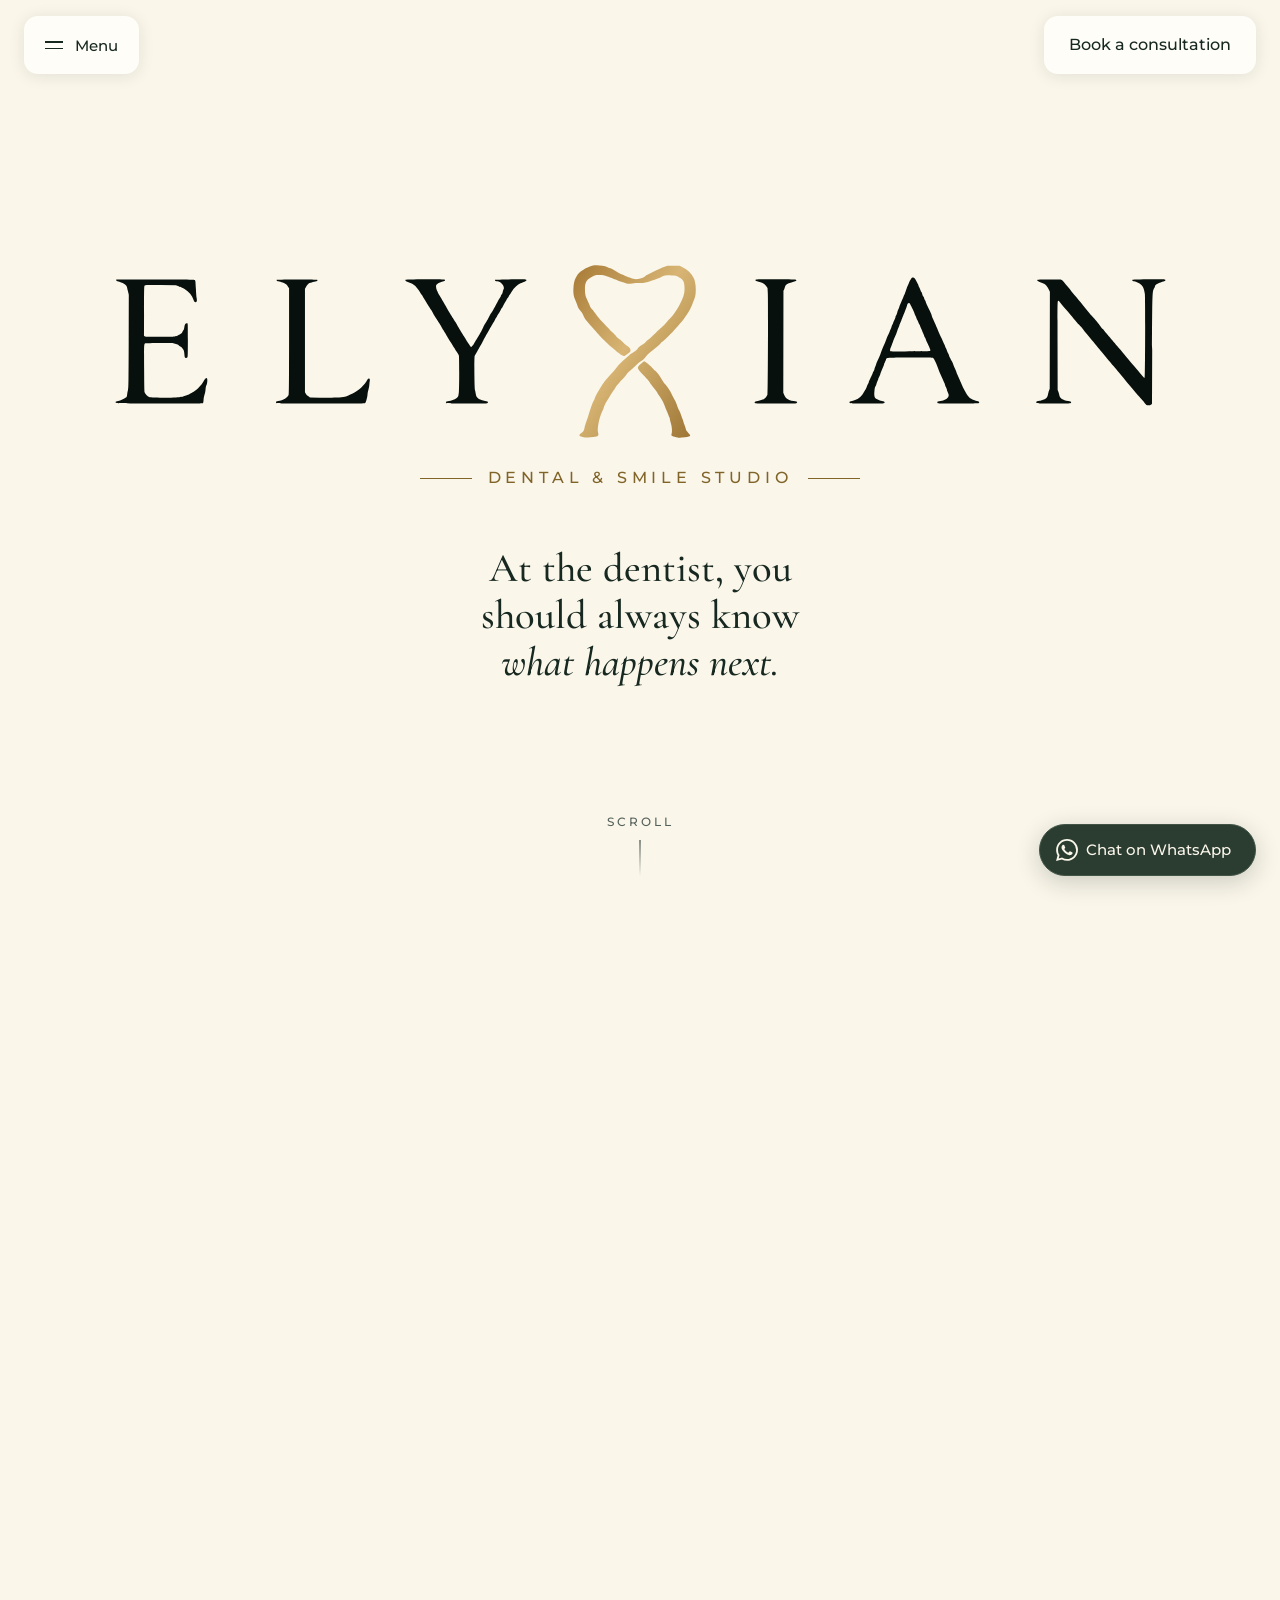
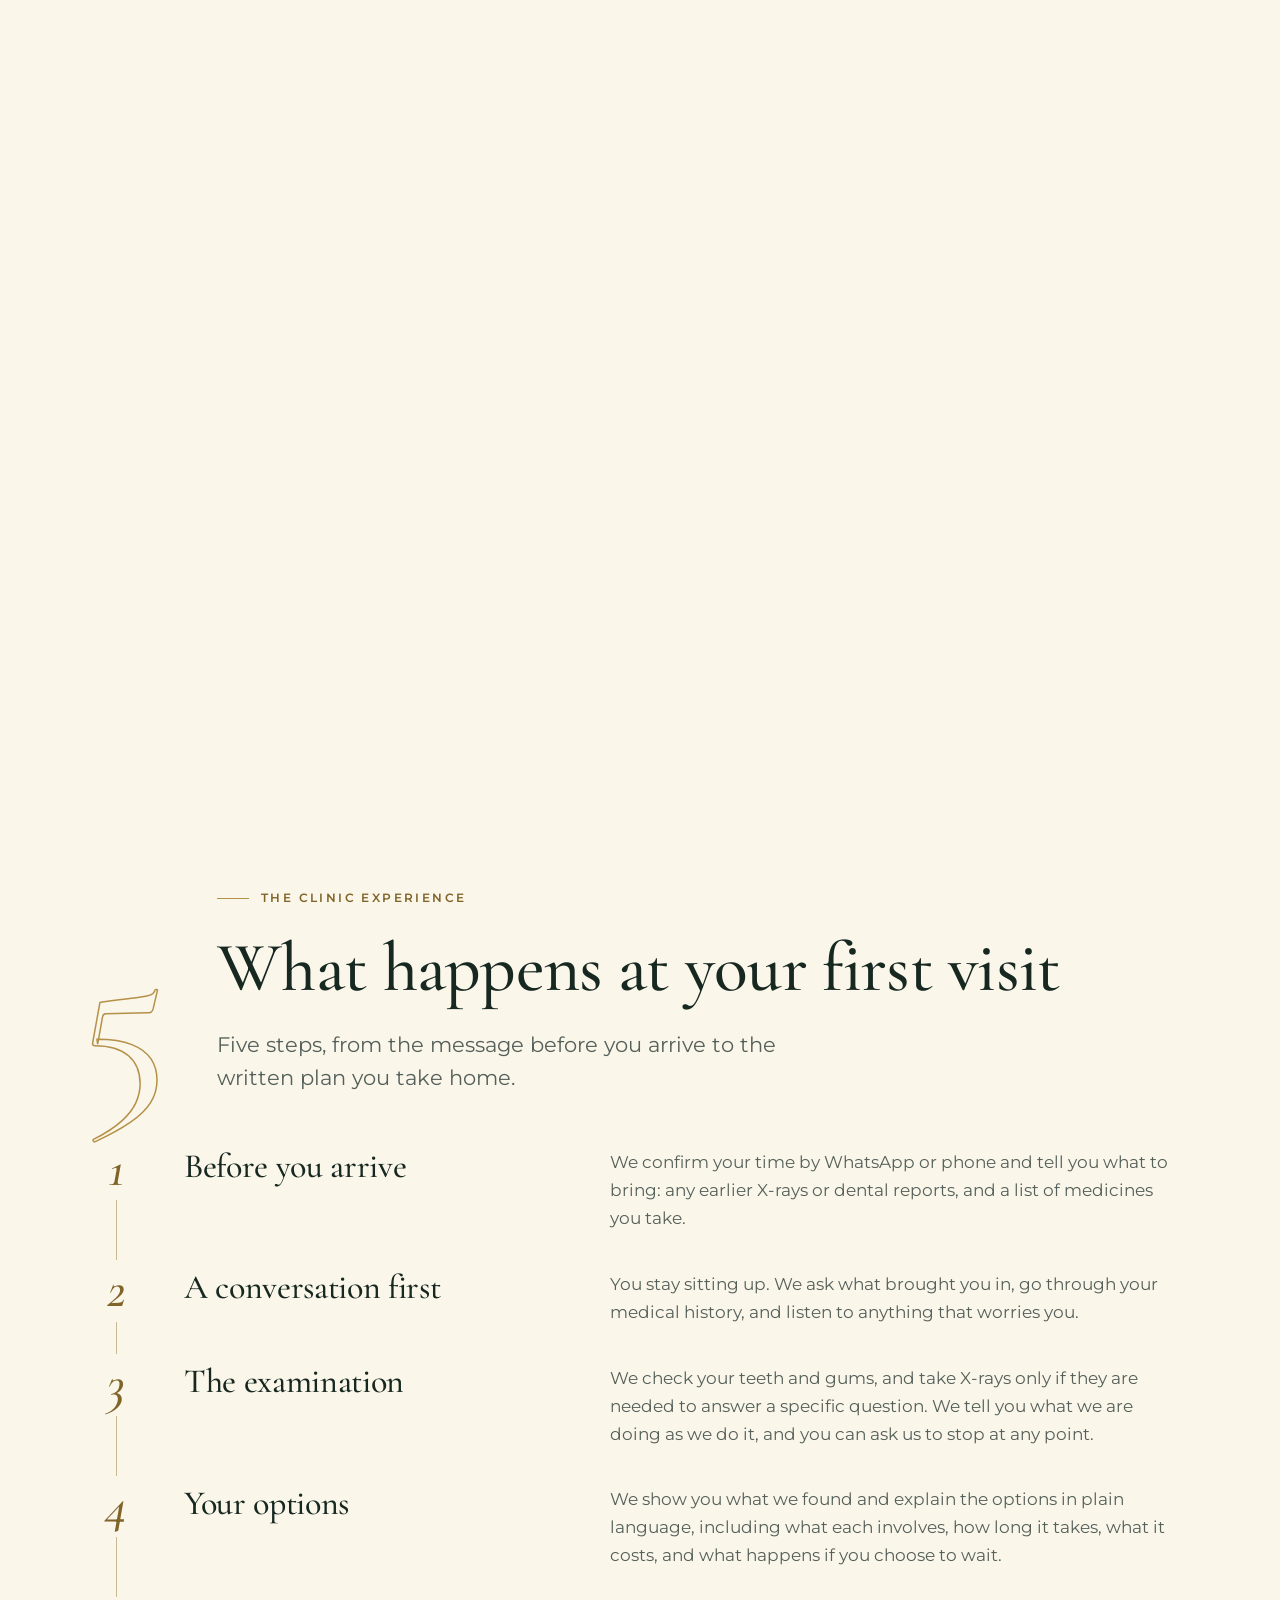
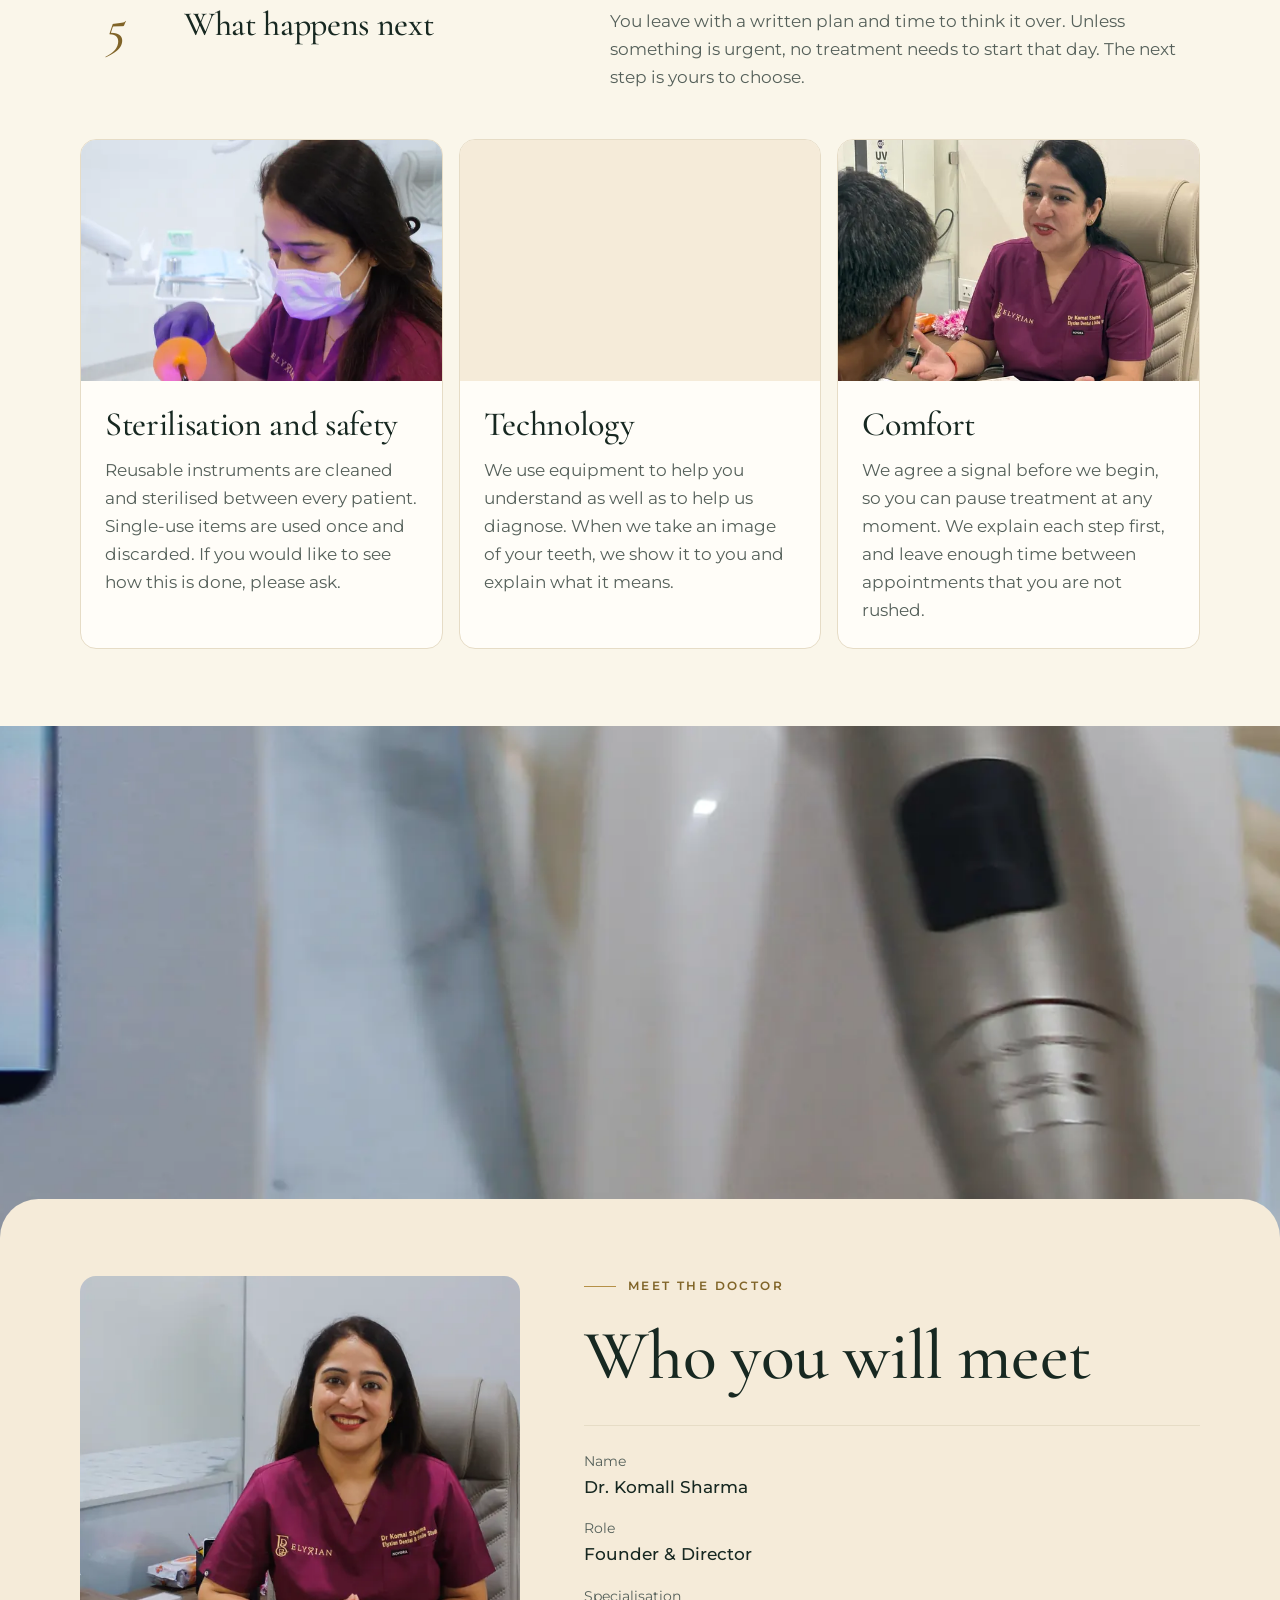
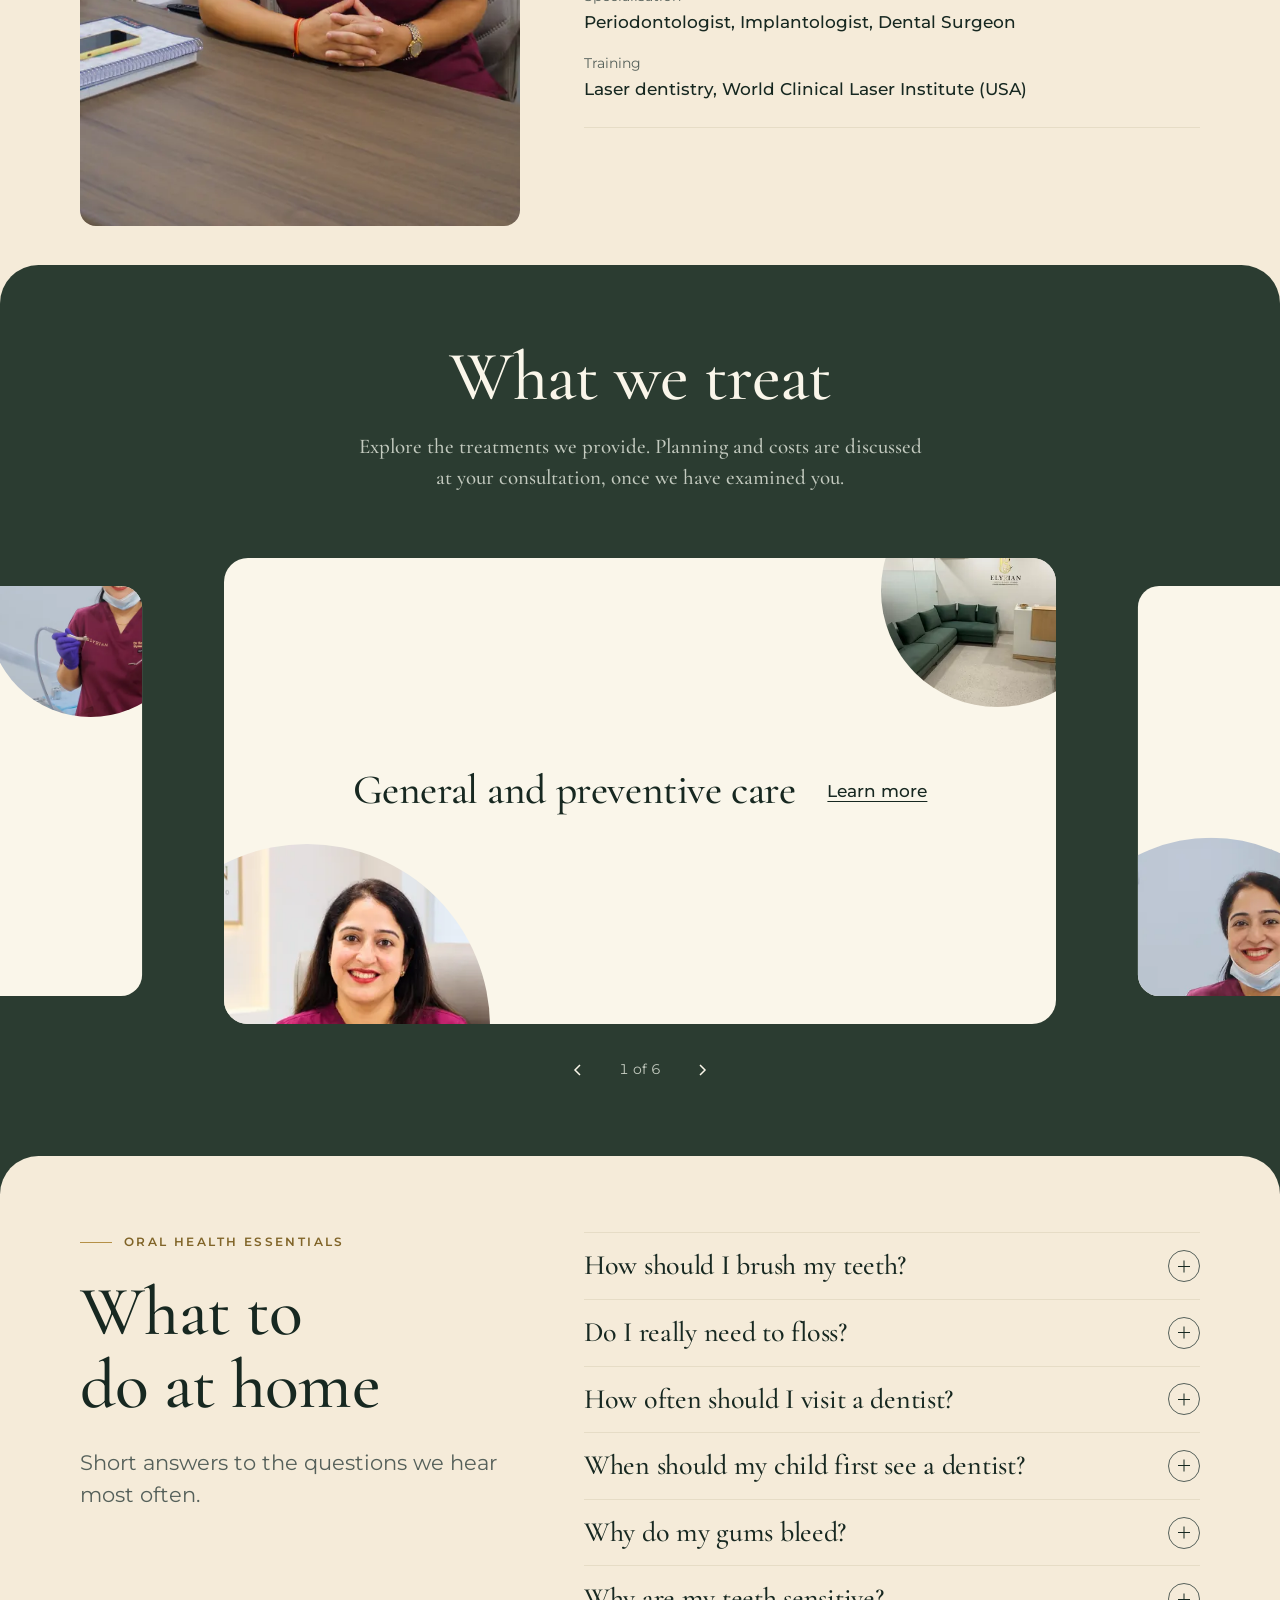
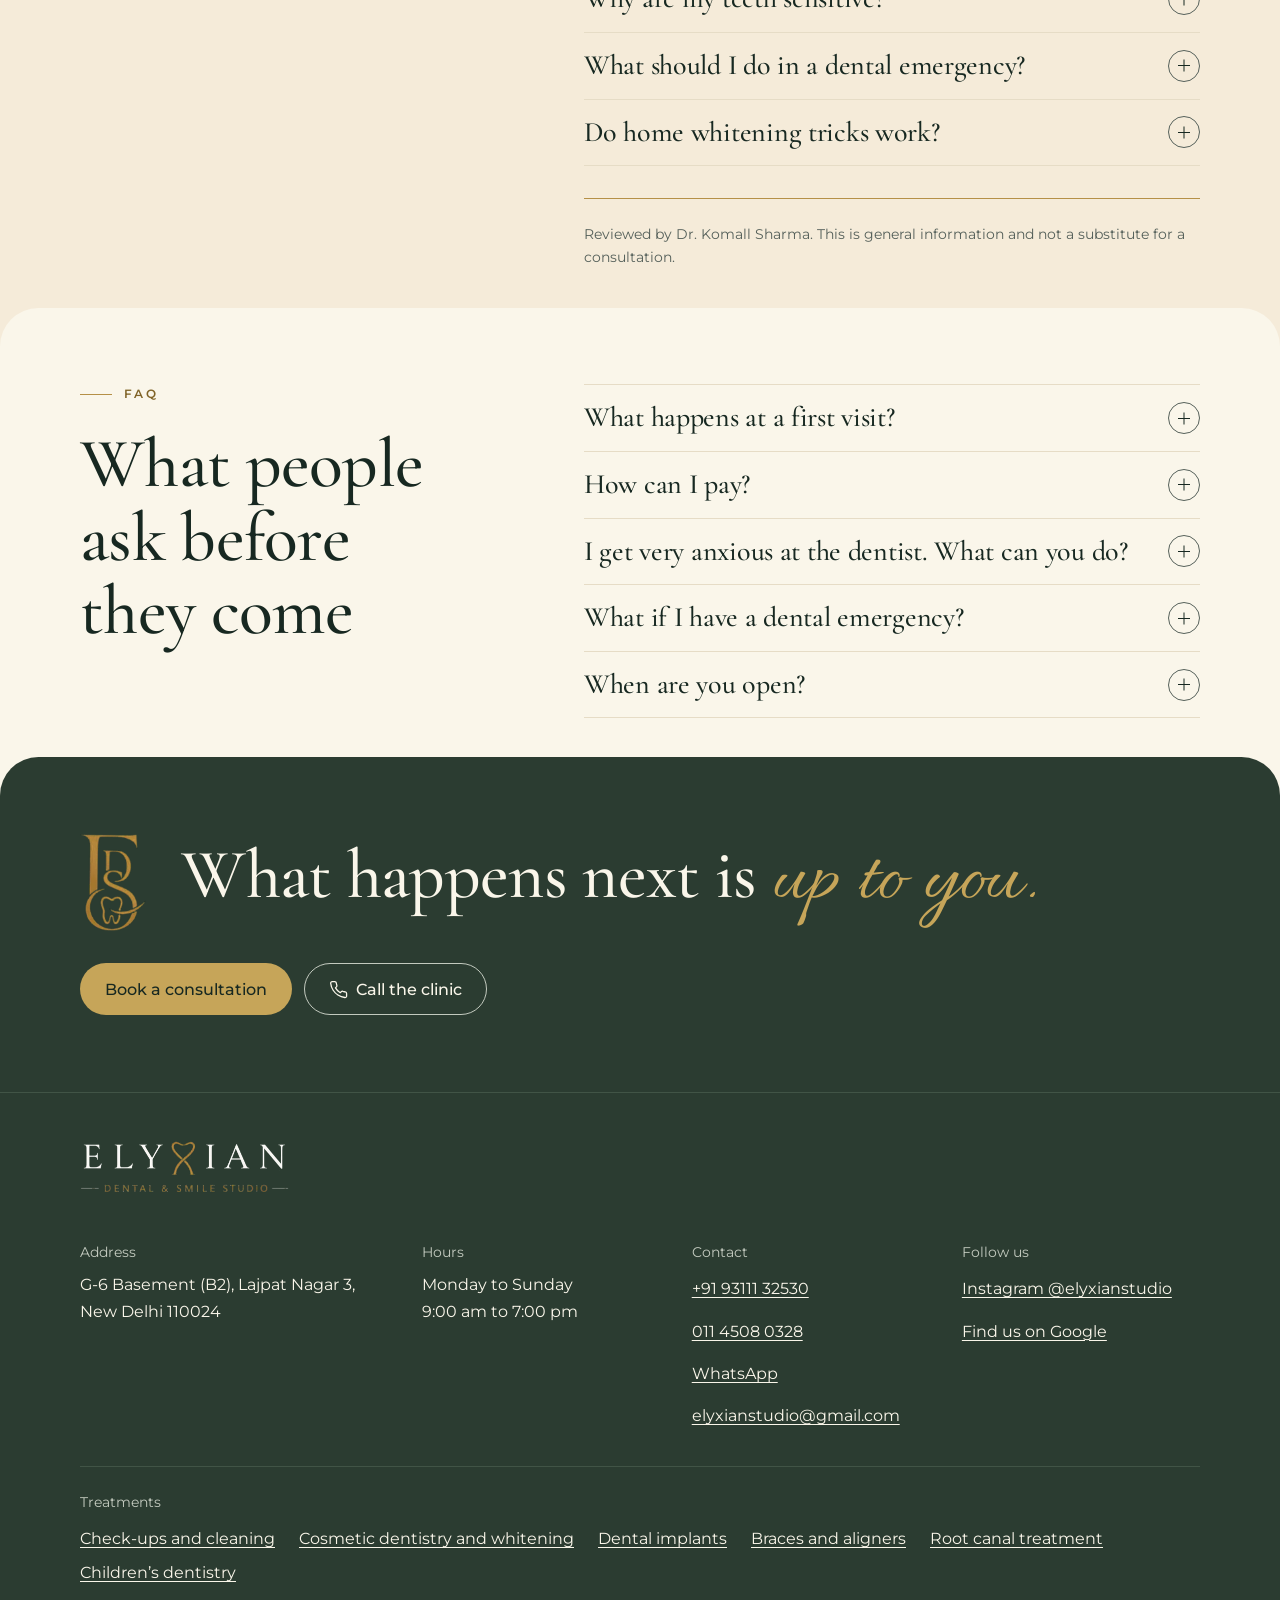
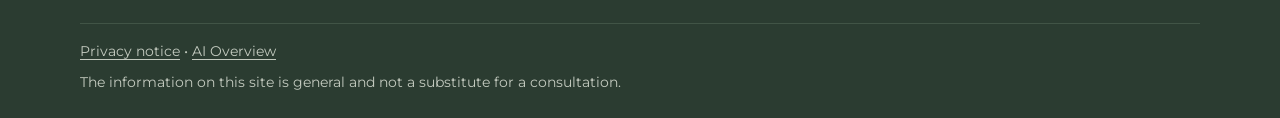
<file: index.html>
<!doctype html>
<html lang="en-IN">
<head>
<!-- Client to confirm content against current DCI / state dental council advertising rules before publishing. -->
<meta charset="utf-8">
<meta name="viewport" content="width=device-width, initial-scale=1">
<title>Dentist in Lajpat Nagar, South Delhi | Elyxian Dental &amp; Smile Studio</title>
<meta name="description" content="Elyxian Dental &amp; Smile Studio is a dental clinic in Lajpat Nagar, New Delhi. See what a first visit involves, meet the doctor, and request a consultation.">
<link rel="canonical" href="https://www.elyxianstudio.com/">
<meta name="theme-color" content="#faf6ea">
<meta property="og:type" content="website">
<meta property="og:site_name" content="Elyxian Dental &amp; Smile Studio">
<meta property="og:title" content="Elyxian Dental &amp; Smile Studio, Lajpat Nagar, New Delhi">
<meta property="og:description" content="At the dentist, you should always know what happens next. See what a first visit involves and request a consultation.">
<meta property="og:url" content="https://www.elyxianstudio.com/">
<meta property="og:image" content="https://www.elyxianstudio.com/assets/og-image.jpg">
<meta property="og:image:width" content="1200">
<meta property="og:image:height" content="630">
<meta property="og:image:alt" content="Elyxian Dental &amp; Smile Studio, Lajpat Nagar, New Delhi">
<meta property="og:locale" content="en_IN">
<meta name="twitter:card" content="summary_large_image">
<link rel="alternate" type="text/markdown" href="llms.txt" title="Clinic Overview for AI Models">
<link rel="icon" href="assets/brand/favicon-32.png" sizes="32x32" type="image/png">
<link rel="icon" href="assets/brand/favicon-48.png" sizes="48x48" type="image/png">
<link rel="apple-touch-icon" href="assets/brand/apple-touch-icon.png">
<link rel="preconnect" href="https://fonts.googleapis.com">
<link rel="preconnect" href="https://fonts.gstatic.com" crossorigin>
<link rel="stylesheet" href="https://fonts.googleapis.com/css2?family=Allura&family=Cormorant+Garamond:ital,wght@0,500;1,500&family=Montserrat:wght@400;500;600&display=swap" media="print" onload="this.media='all'">
<noscript><link rel="stylesheet" href="https://fonts.googleapis.com/css2?family=Allura&family=Cormorant+Garamond:ital,wght@0,500;1,500&family=Montserrat:wght@400;500;600&display=swap"></noscript>
<link rel="stylesheet" href="css/styles.css">
<script>document.documentElement.classList.add("js");if(!matchMedia("(prefers-reduced-motion: reduce)").matches)document.documentElement.classList.add("motion")</script>
<script src="js/main.js" defer></script>
</head>
<body data-page="home">
<a class="skip-link" href="#main">Skip to main content</a>

<svg width="0" height="0" style="position:absolute" aria-hidden="true" focusable="false">
  <symbol id="i-wa" viewBox="0 0 24 24"><path fill="currentColor" d="M17.472 14.382c-.297-.149-1.758-.867-2.03-.967-.273-.099-.471-.148-.67.15-.197.297-.767.966-.94 1.164-.173.199-.347.223-.644.075-.297-.15-1.255-.463-2.39-1.475-.883-.788-1.48-1.761-1.653-2.059-.173-.297-.018-.458.13-.606.134-.133.298-.347.446-.52.149-.174.198-.298.298-.497.099-.198.05-.371-.025-.52-.075-.149-.669-1.612-.916-2.207-.242-.579-.487-.5-.669-.51-.173-.008-.371-.01-.57-.01-.198 0-.52.074-.792.372-.272.297-1.04 1.016-1.04 2.479 0 1.462 1.065 2.875 1.213 3.074.149.198 2.096 3.2 5.077 4.487.709.306 1.262.489 1.694.625.712.227 1.36.195 1.871.118.571-.085 1.758-.719 2.006-1.413.248-.694.248-1.289.173-1.413-.074-.124-.272-.198-.57-.347m-5.421 7.403h-.004a9.87 9.87 0 01-5.031-1.378l-.361-.214-3.741.982.998-3.648-.235-.374a9.86 9.86 0 01-1.51-5.26c.001-5.45 4.436-9.884 9.888-9.884 2.64 0 5.122 1.03 6.988 2.898a9.825 9.825 0 012.893 6.994c-.003 5.45-4.437 9.884-9.885 9.884m8.413-18.297A11.815 11.815 0 0012.05 0C5.495 0 .16 5.335.157 11.892c0 2.096.547 4.142 1.588 5.945L.057 24l6.305-1.654a11.882 11.882 0 005.683 1.448h.005c6.554 0 11.89-5.335 11.893-11.893a11.821 11.821 0 00-3.48-8.413z"/></symbol>
  <symbol id="i-phone" viewBox="0 0 24 24"><path fill="none" stroke="currentColor" stroke-width="1.6" stroke-linecap="round" stroke-linejoin="round" d="M22 16.9v3a2 2 0 0 1-2.2 2 19.8 19.8 0 0 1-8.6-3.1 19.5 19.5 0 0 1-6-6A19.8 19.8 0 0 1 2.1 4.2 2 2 0 0 1 4.1 2h3a2 2 0 0 1 2 1.7c.1 1 .4 1.9.7 2.8a2 2 0 0 1-.5 2.1L8.1 9.9a16 16 0 0 0 6 6l1.300-1.300a2 2 0 0 1 2.100-.4c.9.3 1.800.6 2.800.7a2 2 0 0 1 1.700 2z"/></symbol>
  <symbol id="i-cal" viewBox="0 0 24 24"><path fill="none" stroke="currentColor" stroke-width="1.6" stroke-linecap="round" stroke-linejoin="round" d="M3 5h18v16H3zM3 10h18M8 3v4M16 3v4"/></symbol>
</svg>


<header class="site-header">
  <div class="header-inner">
    <div class="chip">
      <button class="menu-toggle" type="button" aria-expanded="false" aria-controls="site-nav"><span class="burger" aria-hidden="true"></span><span class="menu-label">Menu</span></button>
      <a class="brand" href="index.html"><img src="assets/brand/logo-wordmark.webp" width="209" height="52" alt="Elyxian Dental &amp; Smile Studio, home"></a>
    </div>
    <a class="btn btn--primary chip-book" href="book.html">Book a consultation</a>
  </div>
  <nav class="site-nav" id="site-nav" aria-label="Main">
    <ol class="nav-list">
      <li><a href="#experience">Your first visit</a></li>
      <li><a href="#doctor">The doctor</a></li>
      <li><a href="#treatments">Treatments</a></li>
      <li><a href="#essentials">Oral health</a></li>
      <li><a href="#faq">FAQ</a></li>
      <li><a href="book.html#visit">Visit us</a></li>
    </ol>
    <div class="nav-foot">
      <a class="btn btn--primary" href="book.html">Book a consultation</a>
      <a class="btn btn--ghost" data-link="whatsapp" href="https://wa.me/919311132530" rel="noopener"><svg aria-hidden="true"><use href="#i-wa"/></svg>WhatsApp</a>
      <a class="btn btn--ghost" data-link="call" href="tel:+919311132530"><svg aria-hidden="true"><use href="#i-phone"/></svg>Call</a>
    </div>
  </nav>
</header>

<main id="main">
  <!-- Intro, after gene.com: the wordmark fills with photographs of the studio, then the view zooms
       through the heart-tooth mark to a grid of photographs, and the centre one opens to fill the screen.
       main.js draws the stage; without it (or with reduced motion) the wordmark and line stand alone. -->
  <section class="intro" aria-labelledby="intro-title" data-photos="assets/photos/c-logo-wall-800.webp assets/photos/c-lounge-800.webp assets/photos/c-desk-800.webp assets/photos/c-smile-800.webp CENTRE assets/photos/c-light-800.webp assets/photos/c-device-800.webp assets/photos/care-imaging-1200.webp assets/photos/c-room-800.webp">
    <div class="intro-stage">
      <svg class="intro-svg" aria-hidden="true" focusable="false"></svg>
      <div class="intro-type">
        <h1 id="intro-title" class="intro-wordmark"><img src="assets/brand/wordmark.svg" width="564" height="102" alt="Elyxian Dental &amp; Smile Studio"><span class="visually-hidden">, dental clinic in Lajpat Nagar, New Delhi</span></h1>
        <p class="intro-sub">Dental &amp; Smile Studio</p>
        <p class="intro-line">At the dentist, you should always know <em>what happens next.</em></p>
      </div>
      <p class="intro-caption" aria-hidden="true">Inside the studio, Lajpat Nagar</p>
      <p class="intro-cue" aria-hidden="true">Scroll</p>
    </div>
  </section>

  <section class="section sheet" id="experience" aria-labelledby="experience-title">
    <div class="wrap">
      <div class="section-head section-head--num reveal">
        <span class="big-num" aria-hidden="true">5</span>
        <div>
          <p class="eyebrow">The Clinic Experience</p>
          <h2 id="experience-title">What happens at your first visit</h2>
          <p class="lead">Five steps, from the message before you arrive to the written plan you take home.</p>
        </div>
      </div>

      <!-- [CONFIRM] First-visit steps are sample content. The clinic should confirm they match how it works. -->
      <ol class="timeline">
        <li class="step reveal">
          <span class="step-num" aria-hidden="true">1</span>
          <h3>Before you arrive</h3>
          <p>We confirm your time by WhatsApp or phone and tell you what to bring: any earlier X-rays or dental reports, and a list of medicines you take.</p>
        </li>
        <li class="step reveal">
          <span class="step-num" aria-hidden="true">2</span>
          <h3>A conversation first</h3>
          <p>You stay sitting up. We ask what brought you in, go through your medical history, and listen to anything that worries you.</p>
        </li>
        <li class="step reveal">
          <span class="step-num" aria-hidden="true">3</span>
          <h3>The examination</h3>
          <p>We check your teeth and gums, and take X-rays only if they are needed to answer a specific question. We tell you what we are doing as we do it, and you can ask us to stop at any point.</p>
        </li>
        <li class="step reveal">
          <span class="step-num" aria-hidden="true">4</span>
          <h3>Your options</h3>
          <p>We show you what we found and explain the options in plain language, including what each involves, how long it takes, what it costs, and what happens if you choose to wait.</p>
        </li>
        <li class="step reveal">
          <span class="step-num" aria-hidden="true">5</span>
          <h3>What happens next</h3>
          <p>You leave with a written plan and time to think it over. Unless something is urgent, no treatment needs to start that day. The next step is yours to choose.</p>
        </li>
      </ol>

      <!-- [CONFIRM] Sterilisation, technology and comfort are general wording. Replace with the clinic's actual protocols and equipment. -->
      <div class="care">
        <div class="card reveal">
          <figure class="figure"><img src="assets/photos/care-hygiene-600.webp" srcset="assets/photos/care-hygiene-600.webp 600w, assets/photos/care-hygiene-1200.webp 1200w" sizes="(min-width: 48rem) 30vw, 100vw" width="600" height="400" loading="lazy" decoding="async" alt="Dr. Komall Sharma in a face mask and gloves, using a dental curing light during treatment"></figure>
          <h3>Sterilisation and safety</h3>
          <p>Reusable instruments are cleaned and sterilised between every patient. Single-use items are used once and discarded. If you would like to see how this is done, please ask.</p>
        </div>
        <div class="card reveal">
          <figure class="figure"><img src="assets/photos/care-imaging-600.webp" srcset="assets/photos/care-imaging-600.webp 600w, assets/photos/care-imaging-1200.webp 1200w" sizes="(min-width: 48rem) 30vw, 100vw" width="600" height="400" loading="lazy" decoding="async" alt="Dr. Komall Sharma at a workstation with a full-mouth dental X-ray open on a laptop"></figure>
          <h3>Technology</h3>
          <p>We use equipment to help you understand as well as to help us diagnose. When we take an image of your teeth, we show it to you and explain what it means.</p>
        </div>
        <div class="card reveal">
          <figure class="figure"><img src="assets/photos/care-explain-600.webp" srcset="assets/photos/care-explain-600.webp 600w, assets/photos/care-explain-1200.webp 1200w" sizes="(min-width: 48rem) 30vw, 100vw" width="600" height="400" loading="lazy" decoding="async" alt="Dr. Komall Sharma explaining something to a patient across the consultation desk"></figure>
          <h3>Comfort</h3>
          <p>We agree a signal before we begin, so you can pause treatment at any moment. We explain each step first, and leave enough time between appointments that you are not rushed.</p>
        </div>
      </div>
    </div>
  </section>

  <div class="band" aria-hidden="true">
    <img src="assets/photos/band-1600.webp" srcset="assets/photos/band-960.webp 960w, assets/photos/band-1600.webp 1600w" sizes="100vw" width="1600" height="686" loading="lazy" decoding="async" alt="">
  </div>

  <section class="section section--deep sheet" id="doctor" aria-labelledby="doctor-title">
    <div class="wrap doctor">
      <figure class="figure figure--round reveal"><img src="assets/photos/doctor-600.webp" srcset="assets/photos/doctor-600.webp 600w, assets/photos/doctor-1200.webp 1200w" sizes="(min-width: 48rem) 40vw, 100vw" width="600" height="750" loading="lazy" decoding="async" alt="Dr. Komall Sharma, smiling, seated at the consultation desk"></figure>
      <div class="reveal">
        <p class="eyebrow">Meet the Doctor</p>
        <h2 id="doctor-title">Who you will meet</h2>
        <dl class="doctor-meta">
          <div><dt>Name</dt><dd data-c="doctorName">Dr. Komall Sharma</dd></div>
          <div><dt>Role</dt><dd data-c="doctorRole">Founder &amp; Director</dd></div>
          <div><dt>Specialisation</dt><dd data-c="doctorSpecialisation">Periodontologist, Implantologist, Dental Surgeon</dd></div>
          <div><dt>Training</dt><dd>Laser dentistry, World Clinical Laser Institute (USA)</dd></div>
        </dl>
      </div>
    </div>
  </section>

  <!-- Treatments, after gene.com's "Our Focus Areas": one card at a time in the centre, its neighbours
       peeking either side. "Learn more" opens the detail. Without JavaScript the details are listed instead. -->
  <section class="section on-dark sheet focus" id="treatments" aria-labelledby="treatments-title">
    <div class="wrap focus-head reveal">
      <h2 id="treatments-title">What we treat</h2>
      <p class="focus-intro">Explore the treatments we provide. Planning and costs are discussed at your consultation, once we have examined you.</p>
    </div>

    <!-- [CONFIRM] The clinic's service list is not yet known. Remove any card it does not provide, and have the doctor review the clinical text. -->
    <div class="focus-carousel" data-focus aria-roledescription="carousel" aria-label="Treatments">
      <ul class="focus-track">
      <li class="focus-card" aria-roledescription="slide" aria-label="1 of 6">
        <span class="focus-art focus-art--a"><img src="assets/photos/c-desk-480.webp" width="480" height="480" loading="lazy" decoding="async" alt=""></span>
        <span class="focus-art focus-art--b"><img src="assets/photos/c-lounge-480.webp" width="480" height="480" loading="lazy" decoding="async" alt=""></span>
        <div class="focus-body">
          <h3>General and preventive care</h3>
          <button class="focus-more" type="button" data-open="t-general" aria-haspopup="dialog">Learn more<span class="visually-hidden"> about general and preventive care</span></button>
        </div>
      </li>
      <li class="focus-card" aria-roledescription="slide" aria-label="2 of 6">
        <span class="focus-art focus-art--a"><img src="assets/photos/c-smile-480.webp" width="480" height="480" loading="lazy" decoding="async" alt=""></span>
        <span class="focus-art focus-art--b"><img src="assets/photos/c-logo-wall-480.webp" width="480" height="480" loading="lazy" decoding="async" alt=""></span>
        <div class="focus-body">
          <h3>Cosmetic dentistry</h3>
          <button class="focus-more" type="button" data-open="t-cosmetic" aria-haspopup="dialog">Learn more<span class="visually-hidden"> about cosmetic dentistry</span></button>
        </div>
      </li>
      <li class="focus-card" aria-roledescription="slide" aria-label="3 of 6">
        <span class="focus-art focus-art--a"><img src="assets/photos/c-device-480.webp" width="480" height="480" loading="lazy" decoding="async" alt=""></span>
        <span class="focus-art focus-art--b"><img src="assets/photos/c-room-480.webp" width="480" height="480" loading="lazy" decoding="async" alt=""></span>
        <div class="focus-body">
          <h3>Implants</h3>
          <button class="focus-more" type="button" data-open="t-implants" aria-haspopup="dialog">Learn more<span class="visually-hidden"> about implants</span></button>
        </div>
      </li>
      <li class="focus-card" aria-roledescription="slide" aria-label="4 of 6">
        <span class="focus-art focus-art--a"><img src="assets/photos/c-logo-wall-480.webp" width="480" height="480" loading="lazy" decoding="async" alt=""></span>
        <span class="focus-art focus-art--b"><img src="assets/photos/c-desk-480.webp" width="480" height="480" loading="lazy" decoding="async" alt=""></span>
        <div class="focus-body">
          <h3>Orthodontics</h3>
          <button class="focus-more" type="button" data-open="t-orthodontics" aria-haspopup="dialog">Learn more<span class="visually-hidden"> about orthodontics</span></button>
        </div>
      </li>
      <li class="focus-card" aria-roledescription="slide" aria-label="5 of 6">
        <span class="focus-art focus-art--a"><img src="assets/photos/c-light-480.webp" width="480" height="480" loading="lazy" decoding="async" alt=""></span>
        <span class="focus-art focus-art--b"><img src="assets/photos/c-device-480.webp" width="480" height="480" loading="lazy" decoding="async" alt=""></span>
        <div class="focus-body">
          <h3>Root canal treatment</h3>
          <button class="focus-more" type="button" data-open="t-root-canal" aria-haspopup="dialog">Learn more<span class="visually-hidden"> about root canal treatment</span></button>
        </div>
      </li>
      <li class="focus-card" aria-roledescription="slide" aria-label="6 of 6">
        <span class="focus-art focus-art--a"><img src="assets/photos/c-lounge-480.webp" width="480" height="480" loading="lazy" decoding="async" alt=""></span>
        <span class="focus-art focus-art--b"><img src="assets/photos/c-smile-480.webp" width="480" height="480" loading="lazy" decoding="async" alt=""></span>
        <div class="focus-body">
          <h3>Paediatric dentistry</h3>
          <button class="focus-more" type="button" data-open="t-paediatric" aria-haspopup="dialog">Learn more<span class="visually-hidden"> about paediatric dentistry</span></button>
        </div>
      </li>
      </ul>
      <div class="focus-pager">
        <button class="focus-arrow" type="button" data-dir="-1" aria-label="Previous treatment"><svg viewBox="0 0 16 16" aria-hidden="true"><path d="M10 3 5 8l5 5" fill="none" stroke="currentColor" stroke-width="1.5"/></svg></button>
        <p class="focus-count" data-count aria-live="polite">1 of 6</p>
        <button class="focus-arrow" type="button" data-dir="1" aria-label="Next treatment"><svg viewBox="0 0 16 16" aria-hidden="true"><path d="m6 3 5 5-5 5" fill="none" stroke="currentColor" stroke-width="1.5"/></svg></button>
      </div>
    </div>

    <div class="wrap focus-details">
    <dialog class="t-dialog" id="t-general" aria-labelledby="t-general-title">
      <button class="t-close" type="button" data-close>Close</button>
      <p class="t-num" aria-hidden="true">01</p>
      <h3 id="t-general-title">General and preventive care</h3>
      <p class="t-sum">Check-ups, cleaning, fillings, dental scans and gum (periodontal) care.</p>
      <dl>
          <div><dt>Who it suits</dt><dd>Anyone due a check-up, and anyone who has noticed a change such as a chipped tooth, bleeding gums or a new sensitivity.</dd></div>
          <div><dt>What to expect</dt><dd>An examination, a professional clean if you need one, and any small repairs. We explain anything we find before going further.</dd></div>
          <div><dt>Aftercare</dt><dd>Keep up brushing and cleaning between your teeth. We will suggest when to come back, based on your own teeth and gums.</dd></div>
      </dl>
      <div class="t-actions"><a class="btn btn--primary" href="book.html?treatment=general">Ask about general care</a><a class="text-link" href="treatments/general-dentistry/">Read the full guide to check-ups and cleaning</a></div>
    </dialog>
    <dialog class="t-dialog" id="t-cosmetic" aria-labelledby="t-cosmetic-title">
      <button class="t-close" type="button" data-close>Close</button>
      <p class="t-num" aria-hidden="true">02</p>
      <h3 id="t-cosmetic-title">Cosmetic dentistry</h3>
      <p class="t-sum">Smile design, whitening, bonding and veneers to change the shade or shape of your teeth.</p>
      <dl>
          <div><dt>Who it suits</dt><dd>Adults who would like to change how their teeth look, and whose teeth and gums are healthy first. Any decay or gum problems are treated before cosmetic work.</dd></div>
          <div><dt>What to expect</dt><dd>A discussion of what you would like and what is realistic for your teeth, including what can and cannot be reversed. Some treatments take one visit and others several.</dd></div>
          <div><dt>Aftercare</dt><dd>Whitening can cause short-term sensitivity, and its effect fades with time. Bonding and veneers need the same daily cleaning as natural teeth.</dd></div>
      </dl>
      <div class="t-actions"><a class="btn btn--primary" href="book.html?treatment=cosmetic">Ask about cosmetic dentistry</a><a class="text-link" href="treatments/cosmetic-dentistry/">Read the full guide to cosmetic dentistry</a></div>
    </dialog>
    <dialog class="t-dialog" id="t-implants" aria-labelledby="t-implants-title">
      <button class="t-close" type="button" data-close>Close</button>
      <p class="t-num" aria-hidden="true">03</p>
      <h3 id="t-implants-title">Implants</h3>
      <p class="t-sum">A titanium post placed in the jaw to support a replacement tooth or bridge.</p>
      <dl>
          <div><dt>Who it suits</dt><dd>Adults with one or more missing teeth and enough healthy bone to support an implant. Smoking and conditions such as diabetes can affect healing, so we discuss them with you.</dd></div>
          <div><dt>What to expect</dt><dd>An assessment with imaging, placement under local anaesthesia, then a healing period that is often several months before the final tooth is fitted.</dd></div>
          <div><dt>Aftercare</dt><dd>Soft foods and careful cleaning at first, as we advise. In the long term, implants need daily cleaning and regular reviews.</dd></div>
      </dl>
      <div class="t-actions"><a class="btn btn--primary" href="book.html?treatment=implants">Ask about implants</a><a class="text-link" href="treatments/dental-implants/">Read the full guide to dental implants</a></div>
    </dialog>
    <dialog class="t-dialog" id="t-orthodontics" aria-labelledby="t-orthodontics-title">
      <button class="t-close" type="button" data-close>Close</button>
      <p class="t-num" aria-hidden="true">04</p>
      <h3 id="t-orthodontics-title">Orthodontics</h3>
      <p class="t-sum">Braces and clear aligners to straighten teeth and correct how they meet.</p>
      <dl>
          <div><dt>Who it suits</dt><dd>Children, teenagers and adults with crowded, spaced or misaligned teeth, or a bite that does not meet comfortably.</dd></div>
          <div><dt>What to expect</dt><dd>Records such as photographs and X-rays, a plan you can review, then regular adjustment visits. Treatment commonly lasts from several months to around two years.</dd></div>
          <div><dt>Aftercare</dt><dd>Retainers keep teeth in their new position, and are worn as advised, often for the long term. Thorough cleaning matters most while braces are on.</dd></div>
      </dl>
      <div class="t-actions"><a class="btn btn--primary" href="book.html?treatment=orthodontics">Ask about orthodontics</a><a class="text-link" href="treatments/braces-and-aligners/">Read the full guide to braces and aligners</a></div>
    </dialog>
    <dialog class="t-dialog" id="t-root-canal" aria-labelledby="t-root-canal-title">
      <button class="t-close" type="button" data-close>Close</button>
      <p class="t-num" aria-hidden="true">05</p>
      <h3 id="t-root-canal-title">Root canal treatment</h3>
      <p class="t-sum">Treatment for inflamed or infected tissue inside a tooth, so the tooth can be kept.</p>
      <dl>
          <div><dt>Who it suits</dt><dd>People with lingering tooth pain, sensitivity to heat, swelling near a tooth, or deep decay that has reached the inner part of the tooth.</dd></div>
          <div><dt>What to expect</dt><dd>Local anaesthesia, then careful cleaning and sealing of the inside of the tooth, in one visit or more. Many treated teeth then need a crown to protect them.</dd></div>
          <div><dt>Aftercare</dt><dd>Some tenderness for a few days is common. Avoid chewing hard food on that side until the tooth has its final restoration.</dd></div>
      </dl>
      <div class="t-actions"><a class="btn btn--primary" href="book.html?treatment=root-canal">Ask about root canal treatment</a><a class="text-link" href="treatments/root-canal-treatment/">Read the full guide to root canal treatment</a></div>
    </dialog>
    <dialog class="t-dialog" id="t-paediatric" aria-labelledby="t-paediatric-title">
      <button class="t-close" type="button" data-close>Close</button>
      <p class="t-num" aria-hidden="true">06</p>
      <h3 id="t-paediatric-title">Paediatric dentistry</h3>
      <p class="t-sum">Dental care for children, from the first tooth through the teenage years.</p>
      <dl>
          <div><dt>Who it suits</dt><dd>Children from around their first birthday, or earlier if you have a concern. A first visit before any problem appears helps a child get used to the clinic.</dd></div>
          <div><dt>What to expect</dt><dd>A gentle introduction at your child’s pace, with you in the room. We may suggest preventive care such as fluoride application or sealants.</dd></div>
          <div><dt>Aftercare</dt><dd>Help with brushing until your child can manage alone, usually around age seven or eight, and fewer sugary snacks and drinks between meals.</dd></div>
      </dl>
      <div class="t-actions"><a class="btn btn--primary" href="book.html?treatment=paediatric">Ask about paediatric dentistry</a><a class="text-link" href="treatments/childrens-dentistry/">Read the full guide to children’s dentistry</a></div>
    </dialog>
    </div>
  </section>

  <section class="section section--deep sheet" id="essentials" aria-labelledby="essentials-title">
    <div class="wrap split">
      <div class="section-head reveal">
        <p class="eyebrow">Oral Health Essentials</p>
        <h2 id="essentials-title">What to do at home</h2>
        <p class="lead">Short answers to the questions we hear most often.</p>
      </div>
      <div class="reveal">
        <!-- [CONFIRM] Doctor to review all clinical guidance before publishing. -->
        <div class="disclosure-list accordion" data-faq>
          <details class="disclosure">
            <summary><h3 class="disclosure-title">How should I brush my teeth?</h3><span class="plus" aria-hidden="true"></span></summary>
            <div class="disclosure-body"><p>Brush twice a day for about two minutes, with a soft-bristled brush and fluoride toothpaste. Angle the bristles towards the gumline and use small, gentle movements. Spit out the toothpaste afterwards, without rinsing, so the fluoride stays on your teeth.</p></div>
          </details>
          <details class="disclosure">
            <summary><h3 class="disclosure-title">Do I really need to floss?</h3><span class="plus" aria-hidden="true"></span></summary>
            <div class="disclosure-body"><p>A brush cannot reach between your teeth, so clean those spaces once a day. Curve the floss around each tooth and slide it gently under the gumline. If floss is awkward, interdental brushes do the same job and may suit you better.</p></div>
          </details>
          <details class="disclosure">
            <summary><h3 class="disclosure-title">How often should I visit a dentist?</h3><span class="plus" aria-hidden="true"></span></summary>
            <div class="disclosure-body"><p>Many people are seen every six to twelve months, but the right interval depends on your teeth, your gums and your general health. Your dentist can advise you. Come in sooner if you notice pain, swelling or anything new.</p></div>
          </details>
          <details class="disclosure">
            <summary><h3 class="disclosure-title">When should my child first see a dentist?</h3><span class="plus" aria-hidden="true"></span></summary>
            <div class="disclosure-body"><p>By their first birthday, or when the first tooth appears. Under three, use a smear of fluoride toothpaste the size of a grain of rice. From three to six, use a pea-sized amount. Help with brushing until around age seven or eight.</p></div>
          </details>
          <details class="disclosure">
            <summary><h3 class="disclosure-title">Why do my gums bleed?</h3><span class="plus" aria-hidden="true"></span></summary>
            <div class="disclosure-body"><p>Bleeding is often an early sign of gum inflammation caused by plaque. It is tempting to avoid the area, but gentle, thorough cleaning usually helps. If the bleeding continues for more than a week or two, see a dentist.</p></div>
          </details>
          <details class="disclosure">
            <summary><h3 class="disclosure-title">Why are my teeth sensitive?</h3><span class="plus" aria-hidden="true"></span></summary>
            <div class="disclosure-body"><p>Common causes include worn enamel and receding gums, which expose the softer layer beneath. A soft brush and a toothpaste for sensitive teeth often help. If the sensitivity lingers or sits in one tooth, see a dentist, as it can also signal decay or a crack.</p></div>
          </details>
          <details class="disclosure">
            <summary><h3 class="disclosure-title">What should I do in a dental emergency?</h3><span class="plus" aria-hidden="true"></span></summary>
            <div class="disclosure-body">
              <p>If an adult tooth is knocked out, hold it by the crown, rinse it briefly without scrubbing, and try to place it back in the socket. If you cannot, keep it in milk and see a dentist straight away, ideally within the hour. Do not put a baby tooth back.</p>
              <p>If you have swelling with fever, or any difficulty breathing or swallowing, seek emergency medical care at once. <a href="book.html#emergency">See the emergency instructions</a>.</p>
            </div>
          </details>
          <details class="disclosure">
            <summary><h3 class="disclosure-title">Do home whitening tricks work?</h3><span class="plus" aria-hidden="true"></span></summary>
            <div class="disclosure-body"><p>Lemon juice and other acidic mixtures can erode enamel, and that damage does not grow back. There is little evidence for charcoal powders, which can also be abrasive. Whitening does not change the colour of crowns or fillings, and very white is not the same as healthy.</p></div>
          </details>
        </div>
        <div class="note-block small-note">
          <p>Reviewed by <span data-c="doctorName">Dr. Komall Sharma</span>. This is general information and not a substitute for a consultation.</p>
        </div>
      </div>
    </div>
  </section>

  <section class="section sheet" id="faq" aria-labelledby="faq-title">
    <div class="wrap split">
      <div class="section-head reveal">
        <p class="eyebrow">FAQ</p>
        <h2 id="faq-title">What people ask before they come</h2>
      </div>
      <div class="disclosure-list accordion reveal" data-faq>
        <details class="disclosure">
          <summary><h3 class="disclosure-title">What happens at a first visit?</h3><span class="plus" aria-hidden="true"></span></summary>
          <div class="disclosure-body"><p>A conversation, an examination, and an explanation of your options. Please bring any earlier reports and a list of your medicines. <a href="#experience">See each step</a>.</p></div>
        </details>
        <details class="disclosure">
          <summary><h3 class="disclosure-title">How can I pay?</h3><span class="plus" aria-hidden="true"></span></summary>
          <div class="disclosure-body"><p>Costs are discussed and agreed before treatment begins. To ask which payment methods the clinic accepts, call or send a WhatsApp message.</p></div>
        </details>
        <details class="disclosure">
          <summary><h3 class="disclosure-title">I get very anxious at the dentist. What can you do?</h3><span class="plus" aria-hidden="true"></span></summary>
          <div class="disclosure-body"><p>Please tell us when you book. Many people feel this way. We explain each step first, agree a signal to pause, and go at your pace. If you would like to discuss sedation, the doctor can explain at your consultation whether it is available and suitable for you.</p></div>
        </details>
        <details class="disclosure">
          <summary><h3 class="disclosure-title">What if I have a dental emergency?</h3><span class="plus" aria-hidden="true"></span></summary>
          <div class="disclosure-body"><p>During clinic hours, <a data-link="call" href="tel:+919311132530">call us</a> so we can advise you. <span data-c="afterHours">Outside clinic hours, send a WhatsApp message and the clinic will reply at the earliest opening.</span> <a href="book.html#emergency">See the emergency instructions</a>.</p></div>
        </details>
        <details class="disclosure">
          <summary><h3 class="disclosure-title">When are you open?</h3><span class="plus" aria-hidden="true"></span></summary>
          <div class="disclosure-body"><ul class="hours-list" data-hours><li><span>Monday to Sunday</span> <span>9:00 am to 7:00 pm</span></li></ul></div>
        </details>
      </div>
    </div>
  </section>

  <section class="closing on-dark sheet" aria-labelledby="closing-title">
    <div class="wrap reveal">
      <div class="closing-head">
        <img class="closing-mark" src="assets/brand/monogram.webp" width="49" height="72" loading="lazy" decoding="async" alt="">
        <h2 id="closing-title">What happens next is <em>up to you.</em></h2>
      </div>
      <div class="btn-row">
        <a class="btn btn--primary" href="book.html">Book a consultation</a>
        <a class="btn btn--ghost" data-link="call" href="tel:+919311132530">
          <svg aria-hidden="true"><use href="#i-phone"/></svg>Call the clinic
        </a>
      </div>
    </div>
  </section>
</main>

<footer class="site-footer on-dark">
  <div class="wrap">
    <img class="footer-logo" src="assets/brand/logo-wordmark-light.webp" width="209" height="52" loading="lazy" decoding="async" alt="Elyxian Dental &amp; Smile Studio">
    <div class="footer-grid">
      <div>
        <p class="footer-label">Address</p>
        <address data-c="addressFull">G-6 Basement (B2), Lajpat Nagar 3, New Delhi 110024</address>
      </div>
      <div>
        <p class="footer-label">Hours</p>
        <ul data-hours><li><span>Monday to Sunday</span> <span>9:00 am to 7:00 pm</span></li></ul>
      </div>
      <div>
        <p class="footer-label">Contact</p>
        <ul>
          <li><a data-link="call" href="tel:+919311132530"><span data-c="phone">+91 93111 32530</span></a></li>
          <li><a data-link="landline" href="tel:+911145080328"><span data-c="landline">011 4508 0328</span></a></li>
          <li><a data-link="whatsapp" href="https://wa.me/919311132530" rel="noopener">WhatsApp</a></li>
          <li><a data-link="email" href="mailto:elyxianstudio@gmail.com"><span data-c="email">elyxianstudio@gmail.com</span></a></li>
        </ul>
      </div>
      <div>
        <p class="footer-label">Follow us</p>
        <ul>
          <li><a href="https://www.instagram.com/elyxianstudio/" rel="noopener" target="_blank">Instagram @elyxianstudio</a></li>
          <li><a href="https://share.google/JAMDHW9OpqZD8e9Vp" rel="noopener" target="_blank">Find us on Google</a></li>
        </ul>
      </div>
    </div>
    <nav class="footer-links" aria-label="Treatments">
      <p class="footer-label">Treatments</p>
      <ul>
        <li><a href="treatments/general-dentistry/">Check-ups and cleaning</a></li>
        <li><a href="treatments/cosmetic-dentistry/">Cosmetic dentistry and whitening</a></li>
        <li><a href="treatments/dental-implants/">Dental implants</a></li>
        <li><a href="treatments/braces-and-aligners/">Braces and aligners</a></li>
        <li><a href="treatments/root-canal-treatment/">Root canal treatment</a></li>
        <li><a href="treatments/childrens-dentistry/">Children’s dentistry</a></li>
      </ul>
    </nav>
    <div class="footer-base">
      <p><a href="book.html#privacy">Privacy notice</a> &bull; <a href="llms.txt">AI Overview</a></p>
      <p>The information on this site is general and not a substitute for a consultation.</p>
    </div>
  </div>
</footer>

<nav class="action-bar" aria-label="Quick actions">
  <a data-link="call" href="tel:+919311132530"><svg aria-hidden="true"><use href="#i-phone"/></svg>Call</a>
  <a data-link="whatsapp" href="https://wa.me/919311132530" rel="noopener"><svg aria-hidden="true"><use href="#i-wa"/></svg>WhatsApp</a>
  <a href="book.html"><svg aria-hidden="true"><use href="#i-cal"/></svg>Book</a>
</nav>
<a class="wa-float" data-link="whatsapp" href="https://wa.me/919311132530" rel="noopener"><svg aria-hidden="true"><use href="#i-wa"/></svg>Chat on WhatsApp</a>
</body>
</html>
</file>
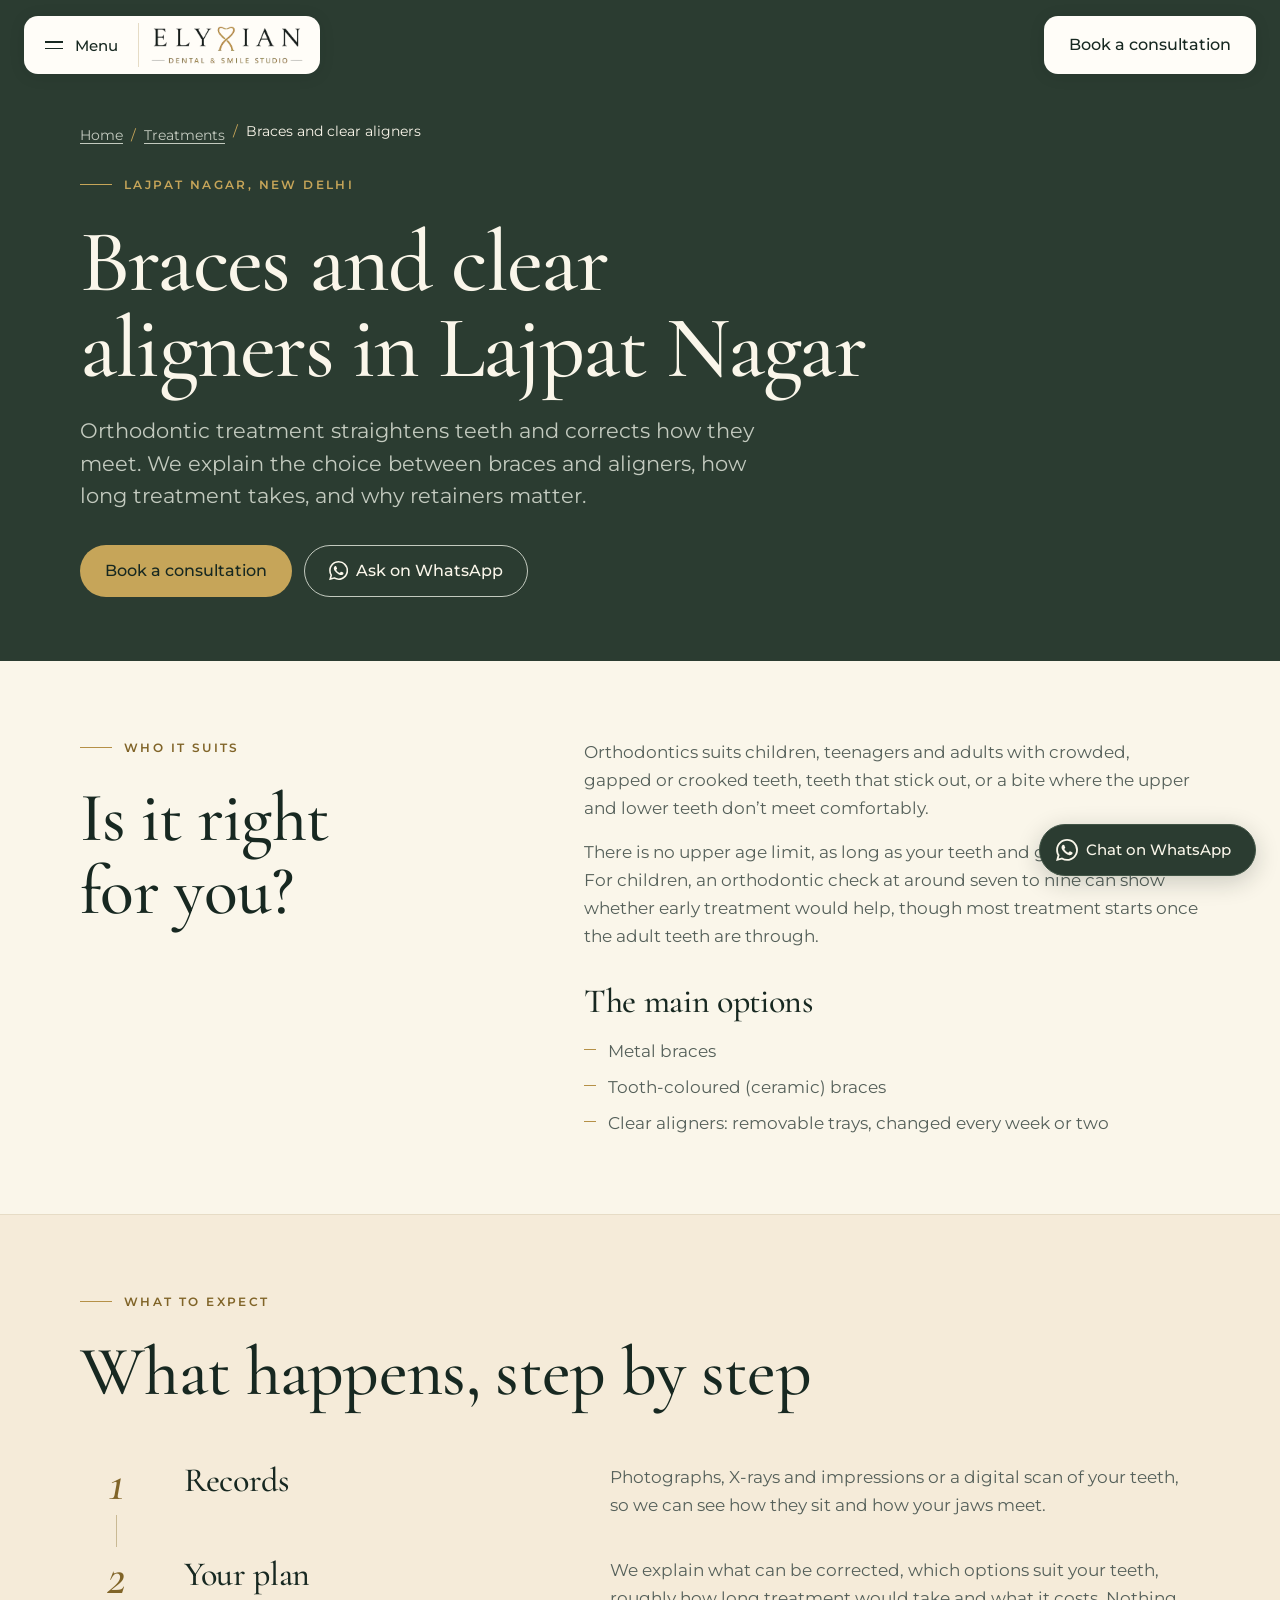
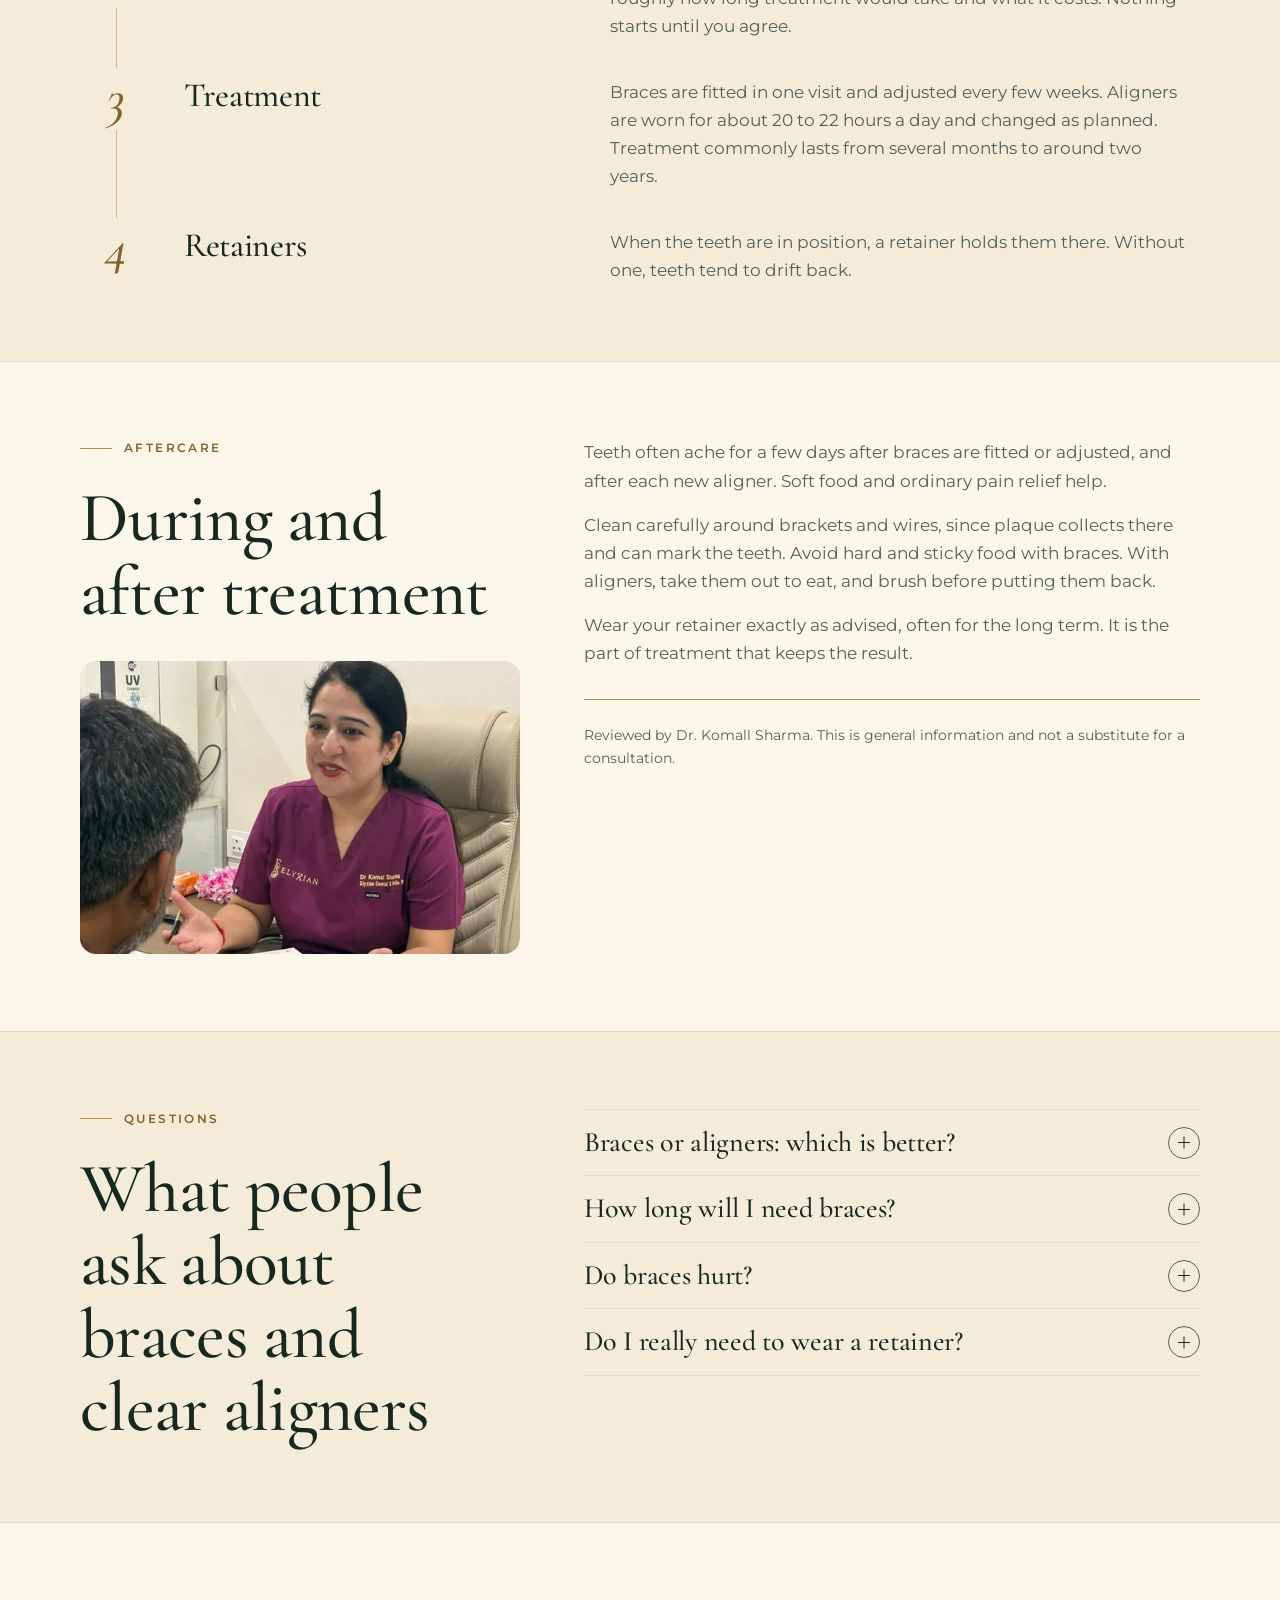
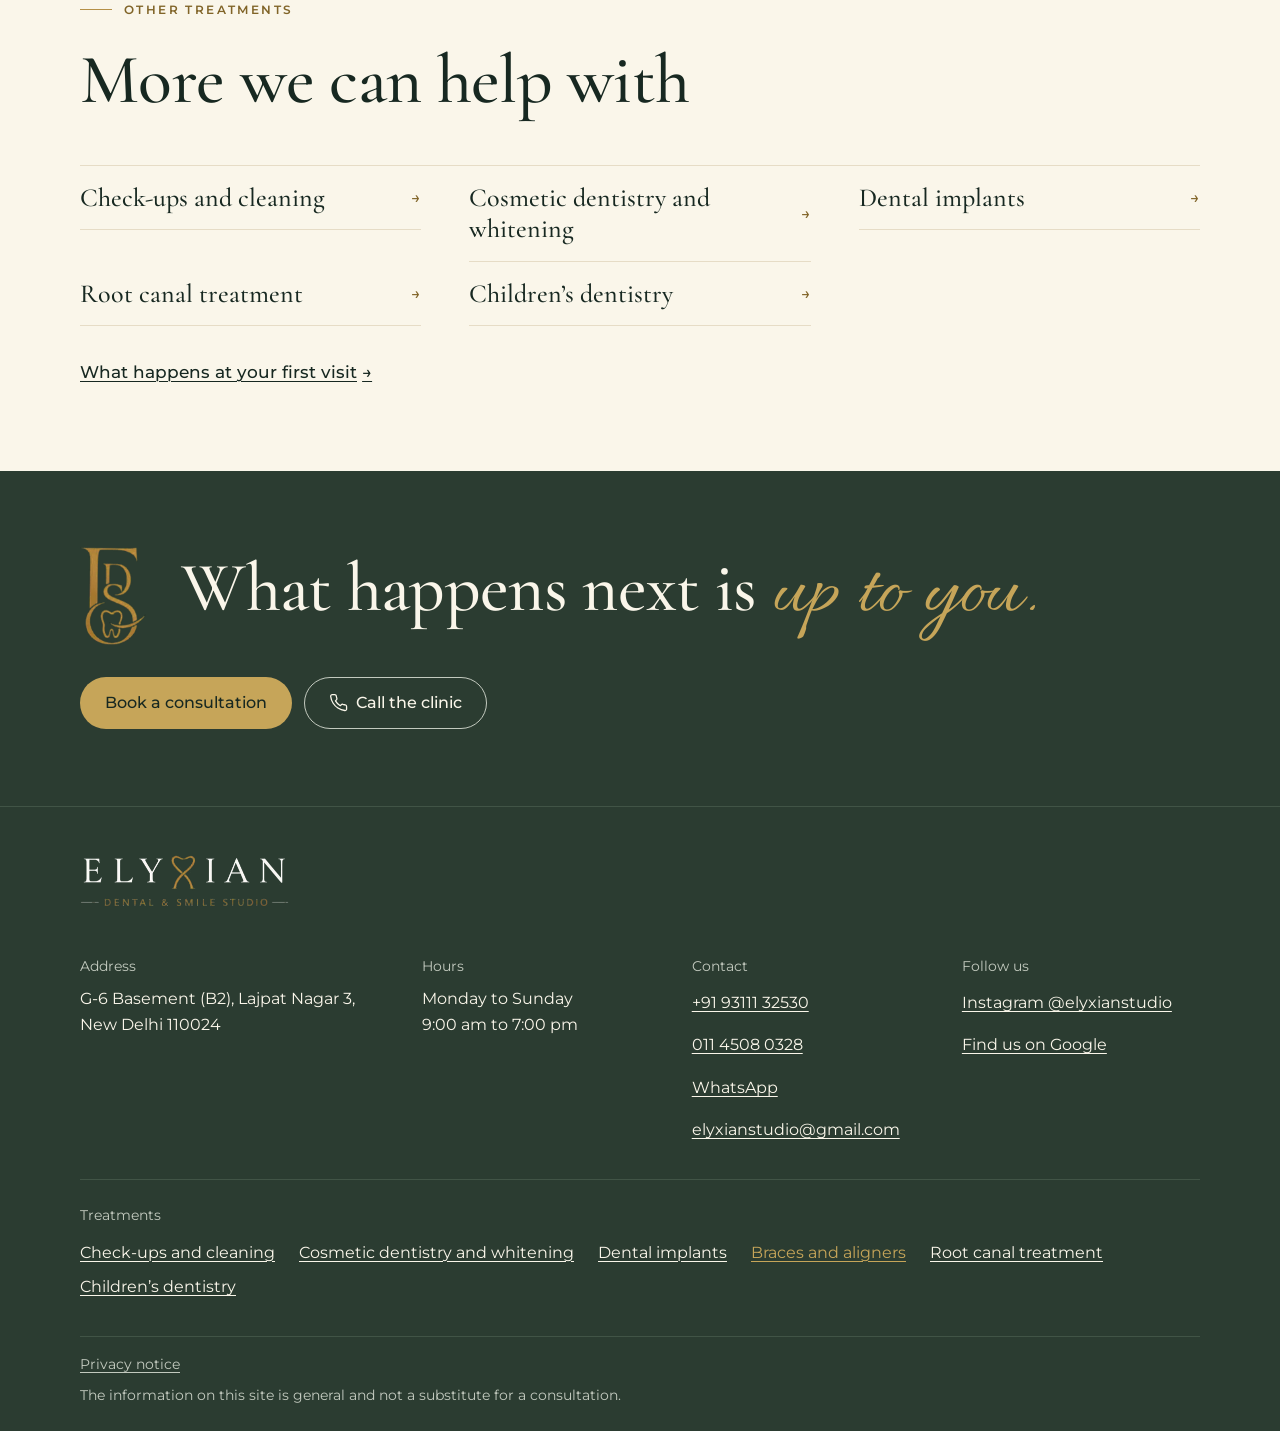
<file: treatments/braces-and-aligners/index.html>
<!doctype html>
<html lang="en-IN">
<head>
<!-- Client to confirm content against current DCI / state dental council advertising rules before publishing. -->
<meta charset="utf-8">
<meta name="viewport" content="width=device-width, initial-scale=1">
<title>Braces &amp; Clear Aligners in Lajpat Nagar, Delhi | Elyxian Dental</title>
<meta name="description" content="Braces and clear aligners for children and adults at Elyxian Dental &amp; Smile Studio, Lajpat Nagar. What treatment involves, how long it takes, and retainers.">
<link rel="canonical" href="https://www.elyxianstudio.com/treatments/braces-and-aligners/">
<meta name="theme-color" content="#faf6ea">
<meta property="og:type" content="article">
<meta property="og:site_name" content="Elyxian Dental &amp; Smile Studio">
<meta property="og:title" content="Braces and clear aligners in Lajpat Nagar">
<meta property="og:description" content="Braces and clear aligners for children and adults at Elyxian Dental &amp; Smile Studio, Lajpat Nagar. What treatment involves, how long it takes, and retainers.">
<meta property="og:url" content="https://www.elyxianstudio.com/treatments/braces-and-aligners/">
<meta property="og:image" content="https://www.elyxianstudio.com/assets/og-image.jpg">
<meta property="og:image:width" content="1200">
<meta property="og:image:height" content="630">
<meta property="og:image:alt" content="Elyxian Dental &amp; Smile Studio, Lajpat Nagar, New Delhi">
<meta property="og:locale" content="en_IN">
<meta name="twitter:card" content="summary_large_image">
<link rel="icon" href="../../assets/brand/favicon-32.png" sizes="32x32" type="image/png">
<link rel="icon" href="../../assets/brand/favicon-48.png" sizes="48x48" type="image/png">
<link rel="apple-touch-icon" href="../../assets/brand/apple-touch-icon.png">
<link rel="preconnect" href="https://fonts.googleapis.com">
<link rel="preconnect" href="https://fonts.gstatic.com" crossorigin>
<link rel="stylesheet" href="https://fonts.googleapis.com/css2?family=Allura&family=Cormorant+Garamond:ital,wght@0,500;1,500&family=Montserrat:wght@400;500;600&display=swap" media="print" onload="this.media='all'">
<noscript><link rel="stylesheet" href="https://fonts.googleapis.com/css2?family=Allura&family=Cormorant+Garamond:ital,wght@0,500;1,500&family=Montserrat:wght@400;500;600&display=swap"></noscript>
<link rel="stylesheet" href="../../css/styles.css">
<script>document.documentElement.classList.add("js");if(!matchMedia("(prefers-reduced-motion: reduce)").matches)document.documentElement.classList.add("motion")</script>
<script src="../../js/main.js" defer></script>
<script type="application/ld+json">
{
 "@context": "https://schema.org",
 "@graph": [
  {
   "@type": "BreadcrumbList",
   "itemListElement": [
    {
     "@type": "ListItem",
     "position": 1,
     "name": "Home",
     "item": "https://www.elyxianstudio.com/"
    },
    {
     "@type": "ListItem",
     "position": 2,
     "name": "Braces and clear aligners",
     "item": "https://www.elyxianstudio.com/treatments/braces-and-aligners/"
    }
   ]
  },
  {
   "@type": "MedicalWebPage",
   "@id": "https://www.elyxianstudio.com/treatments/braces-and-aligners/",
   "url": "https://www.elyxianstudio.com/treatments/braces-and-aligners/",
   "name": "Braces and clear aligners in Lajpat Nagar",
   "description": "Braces and clear aligners for children, teenagers and adults at Elyxian Dental & Smile Studio, Lajpat Nagar. What treatment involves, how long it takes, and retainers.",
   "inLanguage": "en-IN",
   "specialty": "Dentistry",
   "about": {
    "@type": "MedicalProcedure",
    "name": "Orthodontic treatment with braces or clear aligners"
   },
   "publisher": {
    "@id": "https://www.elyxianstudio.com/#clinic"
   }
  }
 ]
}
</script>
</head>
<body data-page="treatment">
<a class="skip-link" href="#main">Skip to main content</a>

<svg width="0" height="0" style="position:absolute" aria-hidden="true" focusable="false">
  <symbol id="i-wa" viewBox="0 0 24 24"><path fill="currentColor" d="M17.472 14.382c-.297-.149-1.758-.867-2.03-.967-.273-.099-.471-.148-.67.15-.197.297-.767.966-.94 1.164-.173.199-.347.223-.644.075-.297-.15-1.255-.463-2.39-1.475-.883-.788-1.48-1.761-1.653-2.059-.173-.297-.018-.458.13-.606.134-.133.298-.347.446-.52.149-.174.198-.298.298-.497.099-.198.05-.371-.025-.52-.075-.149-.669-1.612-.916-2.207-.242-.579-.487-.5-.669-.51-.173-.008-.371-.01-.57-.01-.198 0-.52.074-.792.372-.272.297-1.04 1.016-1.04 2.479 0 1.462 1.065 2.875 1.213 3.074.149.198 2.096 3.2 5.077 4.487.709.306 1.262.489 1.694.625.712.227 1.36.195 1.871.118.571-.085 1.758-.719 2.006-1.413.248-.694.248-1.289.173-1.413-.074-.124-.272-.198-.57-.347m-5.421 7.403h-.004a9.87 9.87 0 01-5.031-1.378l-.361-.214-3.741.982.998-3.648-.235-.374a9.86 9.86 0 01-1.51-5.26c.001-5.45 4.436-9.884 9.888-9.884 2.64 0 5.122 1.03 6.988 2.898a9.825 9.825 0 012.893 6.994c-.003 5.45-4.437 9.884-9.885 9.884m8.413-18.297A11.815 11.815 0 0012.05 0C5.495 0 .16 5.335.157 11.892c0 2.096.547 4.142 1.588 5.945L.057 24l6.305-1.654a11.882 11.882 0 005.683 1.448h.005c6.554 0 11.89-5.335 11.893-11.893a11.821 11.821 0 00-3.48-8.413z"/></symbol>
  <symbol id="i-phone" viewBox="0 0 24 24"><path fill="none" stroke="currentColor" stroke-width="1.6" stroke-linecap="round" stroke-linejoin="round" d="M22 16.9v3a2 2 0 0 1-2.2 2 19.8 19.8 0 0 1-8.6-3.1 19.5 19.5 0 0 1-6-6A19.8 19.8 0 0 1 2.1 4.2 2 2 0 0 1 4.1 2h3a2 2 0 0 1 2 1.7c.1 1 .4 1.9.7 2.8a2 2 0 0 1-.5 2.1L8.1 9.9a16 16 0 0 0 6 6l1.300-1.300a2 2 0 0 1 2.100-.4c.9.3 1.800.6 2.800.7a2 2 0 0 1 1.700 2z"/></symbol>
  <symbol id="i-cal" viewBox="0 0 24 24"><path fill="none" stroke="currentColor" stroke-width="1.6" stroke-linecap="round" stroke-linejoin="round" d="M3 5h18v16H3zM3 10h18M8 3v4M16 3v4"/></symbol>
</svg>


<header class="site-header">
  <div class="header-inner">
    <div class="chip">
      <button class="menu-toggle" type="button" aria-expanded="false" aria-controls="site-nav"><span class="burger" aria-hidden="true"></span><span class="menu-label">Menu</span></button>
      <a class="brand" href="../../index.html"><img src="../../assets/brand/logo-wordmark.webp" width="209" height="52" alt="Elyxian Dental &amp; Smile Studio, home"></a>
    </div>
    <a class="btn btn--primary chip-book" href="../../book.html?treatment=orthodontics">Book a consultation</a>
  </div>
  <nav class="site-nav" id="site-nav" aria-label="Main">
    <ol class="nav-list">
      <li><a href="../../index.html#experience">Your first visit</a></li>
      <li><a href="../../index.html#doctor">The doctor</a></li>
      <li><a href="../../index.html#treatments">Treatments</a></li>
      <li><a href="../../index.html#essentials">Oral health</a></li>
      <li><a href="../../index.html#faq">FAQ</a></li>
      <li><a href="../../book.html#visit">Visit us</a></li>
    </ol>
    <div class="nav-foot">
      <a class="btn btn--primary" href="../../book.html?treatment=orthodontics">Book a consultation</a>
      <a class="btn btn--ghost" data-link="whatsapp" href="https://wa.me/919311132530" rel="noopener"><svg aria-hidden="true"><use href="#i-wa"/></svg>WhatsApp</a>
      <a class="btn btn--ghost" data-link="call" href="tel:+919311132530"><svg aria-hidden="true"><use href="#i-phone"/></svg>Call</a>
    </div>
  </nav>
</header>

<main id="main">
  <section class="page-head on-dark">
    <div class="wrap">
      <nav class="crumbs" aria-label="Breadcrumb">
        <ol>
          <li><a href="../../index.html">Home</a></li>
          <li><a href="../../index.html#treatments">Treatments</a></li>
          <li aria-current="page">Braces and clear aligners</li>
        </ol>
      </nav>
      <p class="eyebrow">Lajpat Nagar, New Delhi</p>
      <h1>Braces and clear aligners in Lajpat Nagar</h1>
      <p class="lead">Orthodontic treatment straightens teeth and corrects how they meet. We explain the choice between braces and aligners, how long treatment takes, and why retainers matter.</p>
      <div class="btn-row page-head-actions">
        <a class="btn btn--primary" href="../../book.html?treatment=orthodontics">Book a consultation</a>
        <a class="btn btn--ghost" data-link="whatsapp" href="https://wa.me/919311132530" rel="noopener"><svg aria-hidden="true"><use href="#i-wa"/></svg>Ask on WhatsApp</a>
      </div>
    </div>
  </section>

  <!-- [CONFIRM] Sample clinical content. The doctor should review this page, and confirm the clinic provides each treatment listed. -->
  <section class="section" id="suits" aria-labelledby="suits-title">
    <div class="wrap split">
      <div class="section-head reveal">
        <p class="eyebrow">Who it suits</p>
        <h2 id="suits-title">Is it right for you?</h2>
      </div>
      <div class="prose reveal">
          <p>Orthodontics suits children, teenagers and adults with crowded, gapped or crooked teeth, teeth that stick out, or a bite where the upper and lower teeth don’t meet comfortably.</p>
          <p>There is no upper age limit, as long as your teeth and gums are healthy. For children, an orthodontic check at around seven to nine can show whether early treatment would help, though most treatment starts once the adult teeth are through.</p>
          <h3>The main options</h3>
          <ul class="ticks">
            <li>Metal braces</li>
            <li>Tooth-coloured (ceramic) braces</li>
            <li>Clear aligners: removable trays, changed every week or two</li>
          </ul>
      </div>
    </div>
  </section>

  <section class="section section--deep" id="steps" aria-labelledby="steps-title">
    <div class="wrap">
      <div class="section-head reveal">
        <p class="eyebrow">What to expect</p>
        <h2 id="steps-title">What happens, step by step</h2>
      </div>
      <ol class="timeline">
        <li class="step reveal">
          <span class="step-num" aria-hidden="true">1</span>
          <h3>Records</h3>
          <p>Photographs, X-rays and impressions or a digital scan of your teeth, so we can see how they sit and how your jaws meet.</p>
        </li>
        <li class="step reveal">
          <span class="step-num" aria-hidden="true">2</span>
          <h3>Your plan</h3>
          <p>We explain what can be corrected, which options suit your teeth, roughly how long treatment would take and what it costs. Nothing starts until you agree.</p>
        </li>
        <li class="step reveal">
          <span class="step-num" aria-hidden="true">3</span>
          <h3>Treatment</h3>
          <p>Braces are fitted in one visit and adjusted every few weeks. Aligners are worn for about 20 to 22 hours a day and changed as planned. Treatment commonly lasts from several months to around two years.</p>
        </li>
        <li class="step reveal">
          <span class="step-num" aria-hidden="true">4</span>
          <h3>Retainers</h3>
          <p>When the teeth are in position, a retainer holds them there. Without one, teeth tend to drift back.</p>
        </li>
      </ol>
    </div>
  </section>

  <section class="section" id="aftercare" aria-labelledby="aftercare-title">
    <div class="wrap split">
      <div class="section-head reveal">
        <p class="eyebrow">Aftercare</p>
        <h2 id="aftercare-title">During and after treatment</h2>
        <figure class="figure figure--round treat-figure"><img src="../../assets/photos/care-explain-600.webp" srcset="../../assets/photos/care-explain-600.webp 600w, ../../assets/photos/care-explain-1200.webp 1200w" sizes="(min-width: 48rem) 40vw, 100vw" width="600" height="400" loading="lazy" decoding="async" alt="Dr. Komall Sharma explaining something to a patient across the consultation desk"></figure>
      </div>
      <div class="prose reveal">
          <p>Teeth often ache for a few days after braces are fitted or adjusted, and after each new aligner. Soft food and ordinary pain relief help.</p>
          <p>Clean carefully around brackets and wires, since plaque collects there and can mark the teeth. Avoid hard and sticky food with braces. With aligners, take them out to eat, and brush before putting them back.</p>
          <p>Wear your retainer exactly as advised, often for the long term. It is the part of treatment that keeps the result.</p>
        <div class="note-block small-note">
          <p>Reviewed by <span data-c="doctorName">Dr. Komall Sharma</span>. This is general information and not a substitute for a consultation.</p>
        </div>
      </div>
    </div>
  </section>

  <section class="section section--deep" id="questions" aria-labelledby="questions-title">
    <div class="wrap split">
      <div class="section-head reveal">
        <p class="eyebrow">Questions</p>
        <h2 id="questions-title">What people ask about braces and clear aligners</h2>
      </div>
      <div class="disclosure-list accordion reveal" data-faq>
        <details class="disclosure">
          <summary><h3 class="disclosure-title">Braces or aligners: which is better?</h3><span class="plus" aria-hidden="true"></span></summary>
          <div class="disclosure-body"><p>Neither is better for everyone. Aligners are nearly invisible and removable, but only work if they are worn for most of the day. Braces stay on, so they work without you having to remember, and can manage some movements that aligners find harder. We tell you which suits your teeth.</p></div>
        </details>
        <details class="disclosure">
          <summary><h3 class="disclosure-title">How long will I need braces?</h3><span class="plus" aria-hidden="true"></span></summary>
          <div class="disclosure-body"><p>It depends on how far the teeth need to move. Many treatments take from several months to around two years. We give you an estimate when we plan your treatment.</p></div>
        </details>
        <details class="disclosure">
          <summary><h3 class="disclosure-title">Do braces hurt?</h3><span class="plus" aria-hidden="true"></span></summary>
          <div class="disclosure-body"><p>They shouldn’t hurt, but teeth usually ache for a few days after fitting and after adjustments. Orthodontic wax can soothe any part that rubs your cheek.</p></div>
        </details>
        <details class="disclosure">
          <summary><h3 class="disclosure-title">Do I really need to wear a retainer?</h3><span class="plus" aria-hidden="true"></span></summary>
          <div class="disclosure-body"><p>Yes. Teeth keep moving throughout life and tend to drift back towards where they started. A retainer, worn as advised, keeps them in their new position.</p></div>
        </details>
      </div>
    </div>
  </section>

  <section class="section" id="related" aria-labelledby="related-title">
    <div class="wrap">
      <div class="section-head reveal">
        <p class="eyebrow">Other treatments</p>
        <h2 id="related-title">More we can help with</h2>
      </div>
      <ul class="related-list reveal">
        <li><a href="../general-dentistry/">Check-ups and cleaning</a></li>
        <li><a href="../cosmetic-dentistry/">Cosmetic dentistry and whitening</a></li>
        <li><a href="../dental-implants/">Dental implants</a></li>
        <li><a href="../root-canal-treatment/">Root canal treatment</a></li>
        <li><a href="../childrens-dentistry/">Children’s dentistry</a></li>
      </ul>
      <p class="related-more"><a class="text-link" href="../../index.html#experience">What happens at your first visit</a></p>
    </div>
  </section>

  <section class="closing on-dark" aria-labelledby="closing-title">
    <div class="wrap reveal">
      <div class="closing-head">
        <img class="closing-mark" src="../../assets/brand/monogram.webp" width="49" height="72" loading="lazy" decoding="async" alt="">
        <h2 id="closing-title">What happens next is <em>up to you.</em></h2>
      </div>
      <div class="btn-row">
        <a class="btn btn--primary" href="../../book.html?treatment=orthodontics">Book a consultation</a>
        <a class="btn btn--ghost" data-link="call" href="tel:+919311132530"><svg aria-hidden="true"><use href="#i-phone"/></svg>Call the clinic</a>
      </div>
    </div>
  </section>
</main>

<footer class="site-footer on-dark">
  <div class="wrap">
    <img class="footer-logo" src="../../assets/brand/logo-wordmark-light.webp" width="209" height="52" loading="lazy" decoding="async" alt="Elyxian Dental &amp; Smile Studio">
    <div class="footer-grid">
      <div>
        <p class="footer-label">Address</p>
        <address data-c="addressFull">G-6 Basement (B2), Lajpat Nagar 3, New Delhi 110024</address>
      </div>
      <div>
        <p class="footer-label">Hours</p>
        <ul data-hours><li><span>Monday to Sunday</span> <span>9:00 am to 7:00 pm</span></li></ul>
      </div>
      <div>
        <p class="footer-label">Contact</p>
        <ul>
          <li><a data-link="call" href="tel:+919311132530"><span data-c="phone">+91 93111 32530</span></a></li>
          <li><a data-link="landline" href="tel:+911145080328"><span data-c="landline">011 4508 0328</span></a></li>
          <li><a data-link="whatsapp" href="https://wa.me/919311132530" rel="noopener">WhatsApp</a></li>
          <li><a data-link="email" href="mailto:elyxianstudio@gmail.com"><span data-c="email">elyxianstudio@gmail.com</span></a></li>
        </ul>
      </div>
      <div>
        <p class="footer-label">Follow us</p>
        <ul>
          <li><a href="https://www.instagram.com/elyxianstudio/" rel="noopener" target="_blank">Instagram @elyxianstudio</a></li>
          <li><a href="https://share.google/JAMDHW9OpqZD8e9Vp" rel="noopener" target="_blank">Find us on Google</a></li>
        </ul>
      </div>
    </div>
    <nav class="footer-links" aria-label="Treatments">
      <p class="footer-label">Treatments</p>
      <ul>
        <li><a href="../general-dentistry/">Check-ups and cleaning</a></li>
        <li><a href="../cosmetic-dentistry/">Cosmetic dentistry and whitening</a></li>
        <li><a href="../dental-implants/">Dental implants</a></li>
        <li><a href="../braces-and-aligners/" aria-current="page">Braces and aligners</a></li>
        <li><a href="../root-canal-treatment/">Root canal treatment</a></li>
        <li><a href="../childrens-dentistry/">Children’s dentistry</a></li>
      </ul>
    </nav>
    <div class="footer-base">
      <p><a href="../../book.html#privacy">Privacy notice</a></p>
      <p>The information on this site is general and not a substitute for a consultation.</p>
    </div>
  </div>
</footer>

<nav class="action-bar" aria-label="Quick actions">
  <a data-link="call" href="tel:+919311132530"><svg aria-hidden="true"><use href="#i-phone"/></svg>Call</a>
  <a data-link="whatsapp" href="https://wa.me/919311132530" rel="noopener"><svg aria-hidden="true"><use href="#i-wa"/></svg>WhatsApp</a>
  <a href="../../book.html?treatment=orthodontics"><svg aria-hidden="true"><use href="#i-cal"/></svg>Book</a>
</nav>
<a class="wa-float" data-link="whatsapp" href="https://wa.me/919311132530" rel="noopener"><svg aria-hidden="true"><use href="#i-wa"/></svg>Chat on WhatsApp</a>
</body>
</html>
</file>
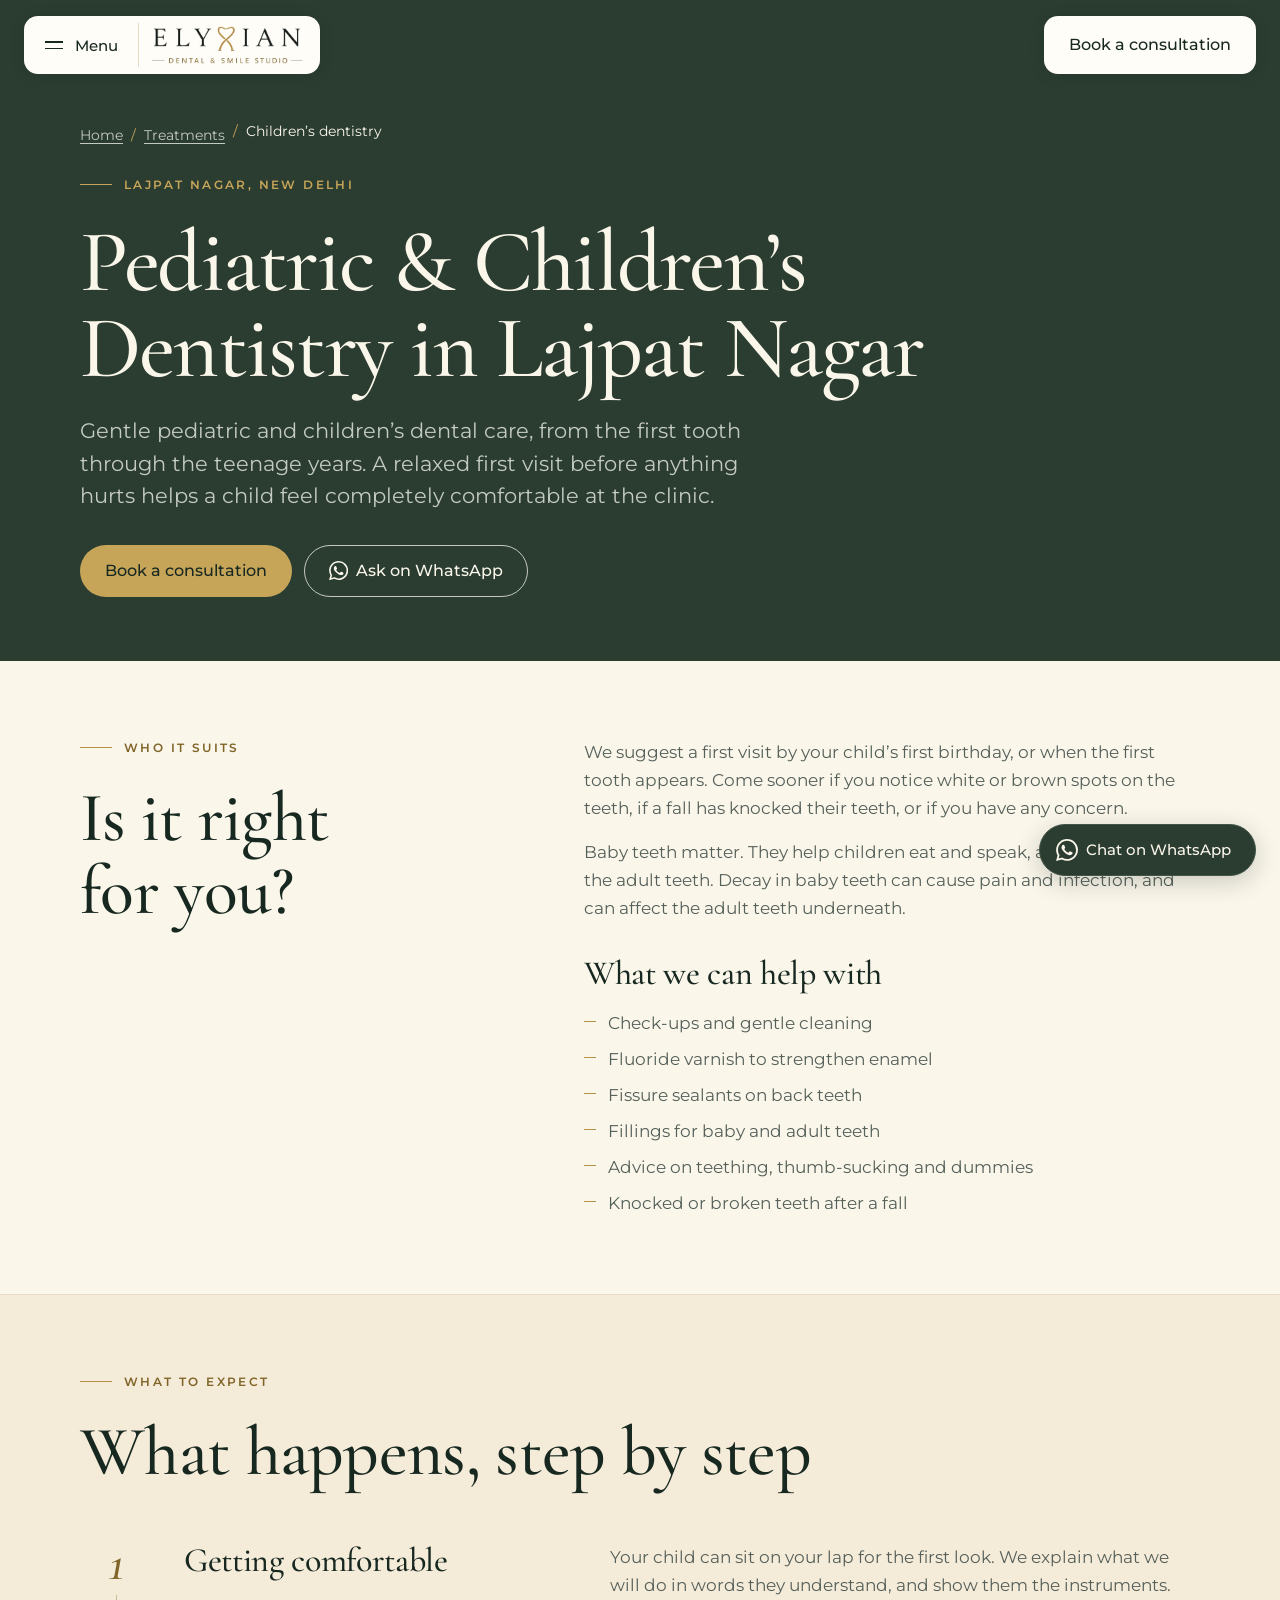
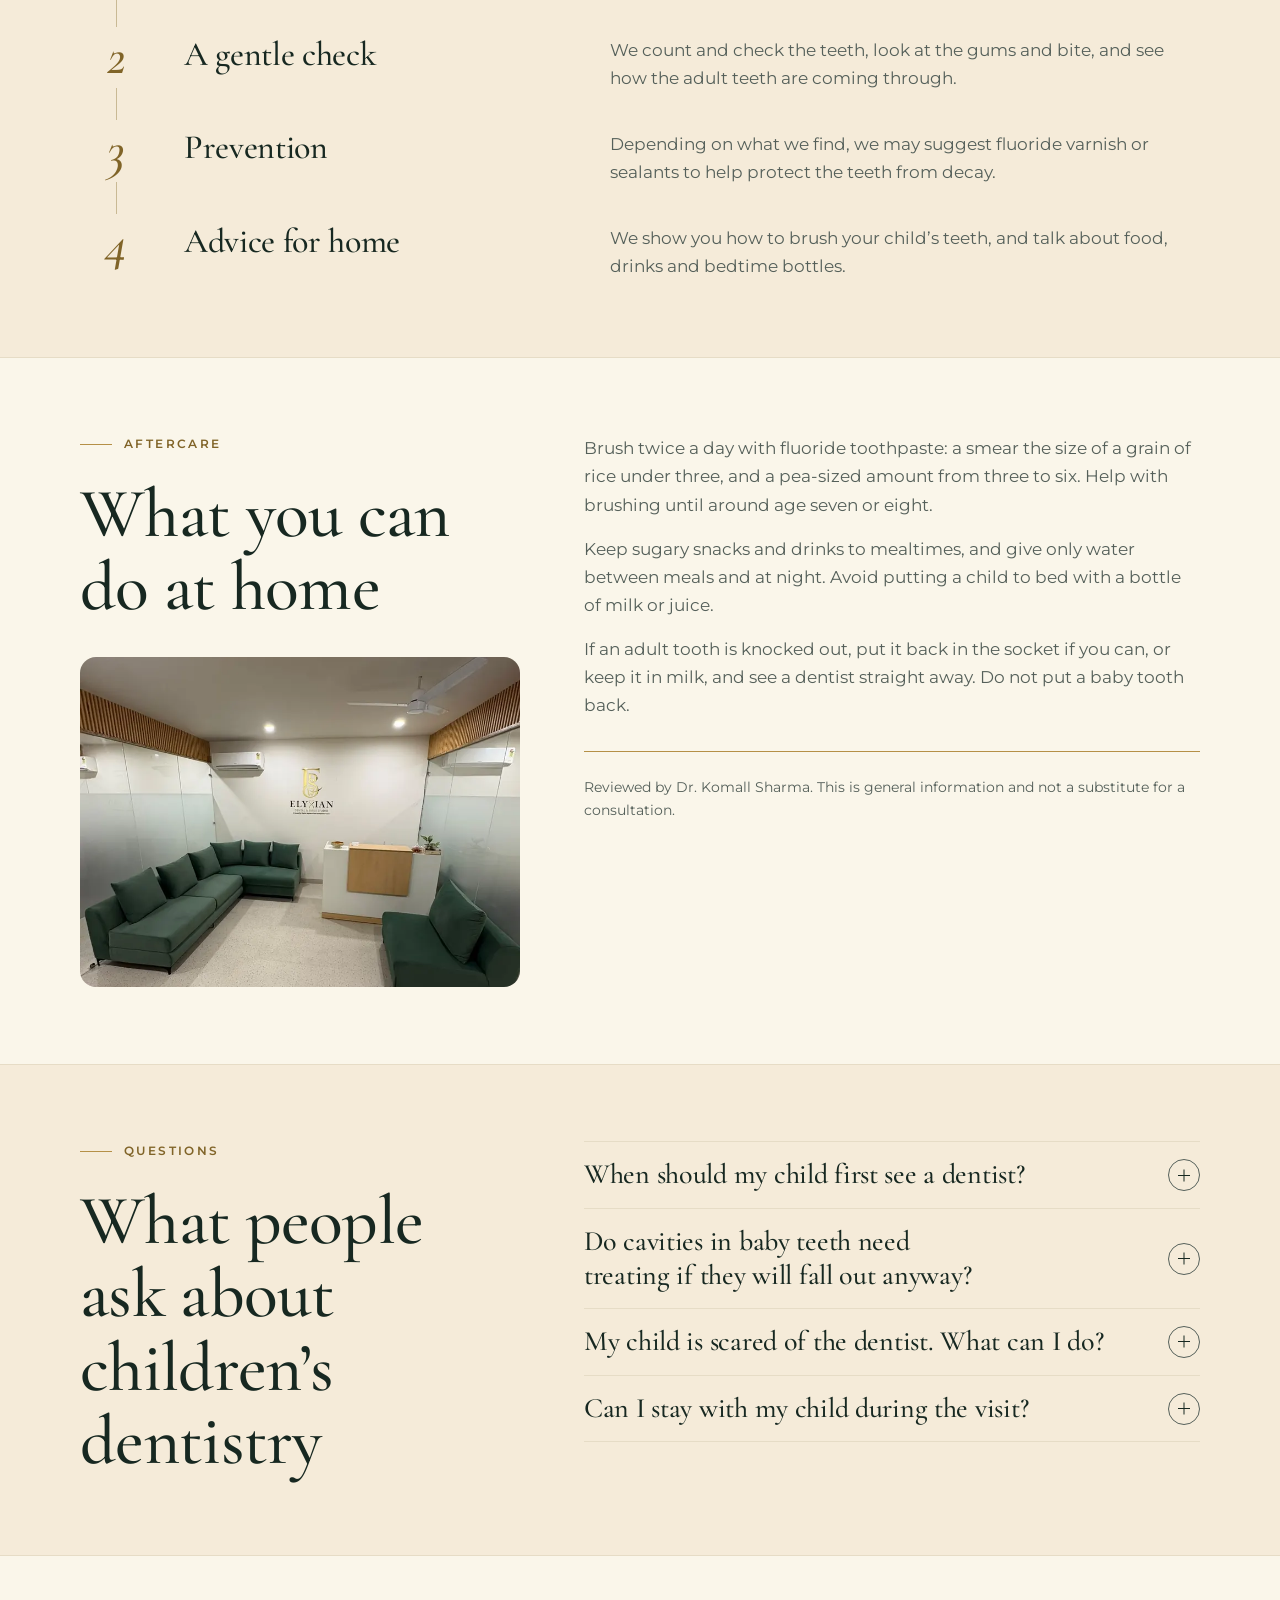
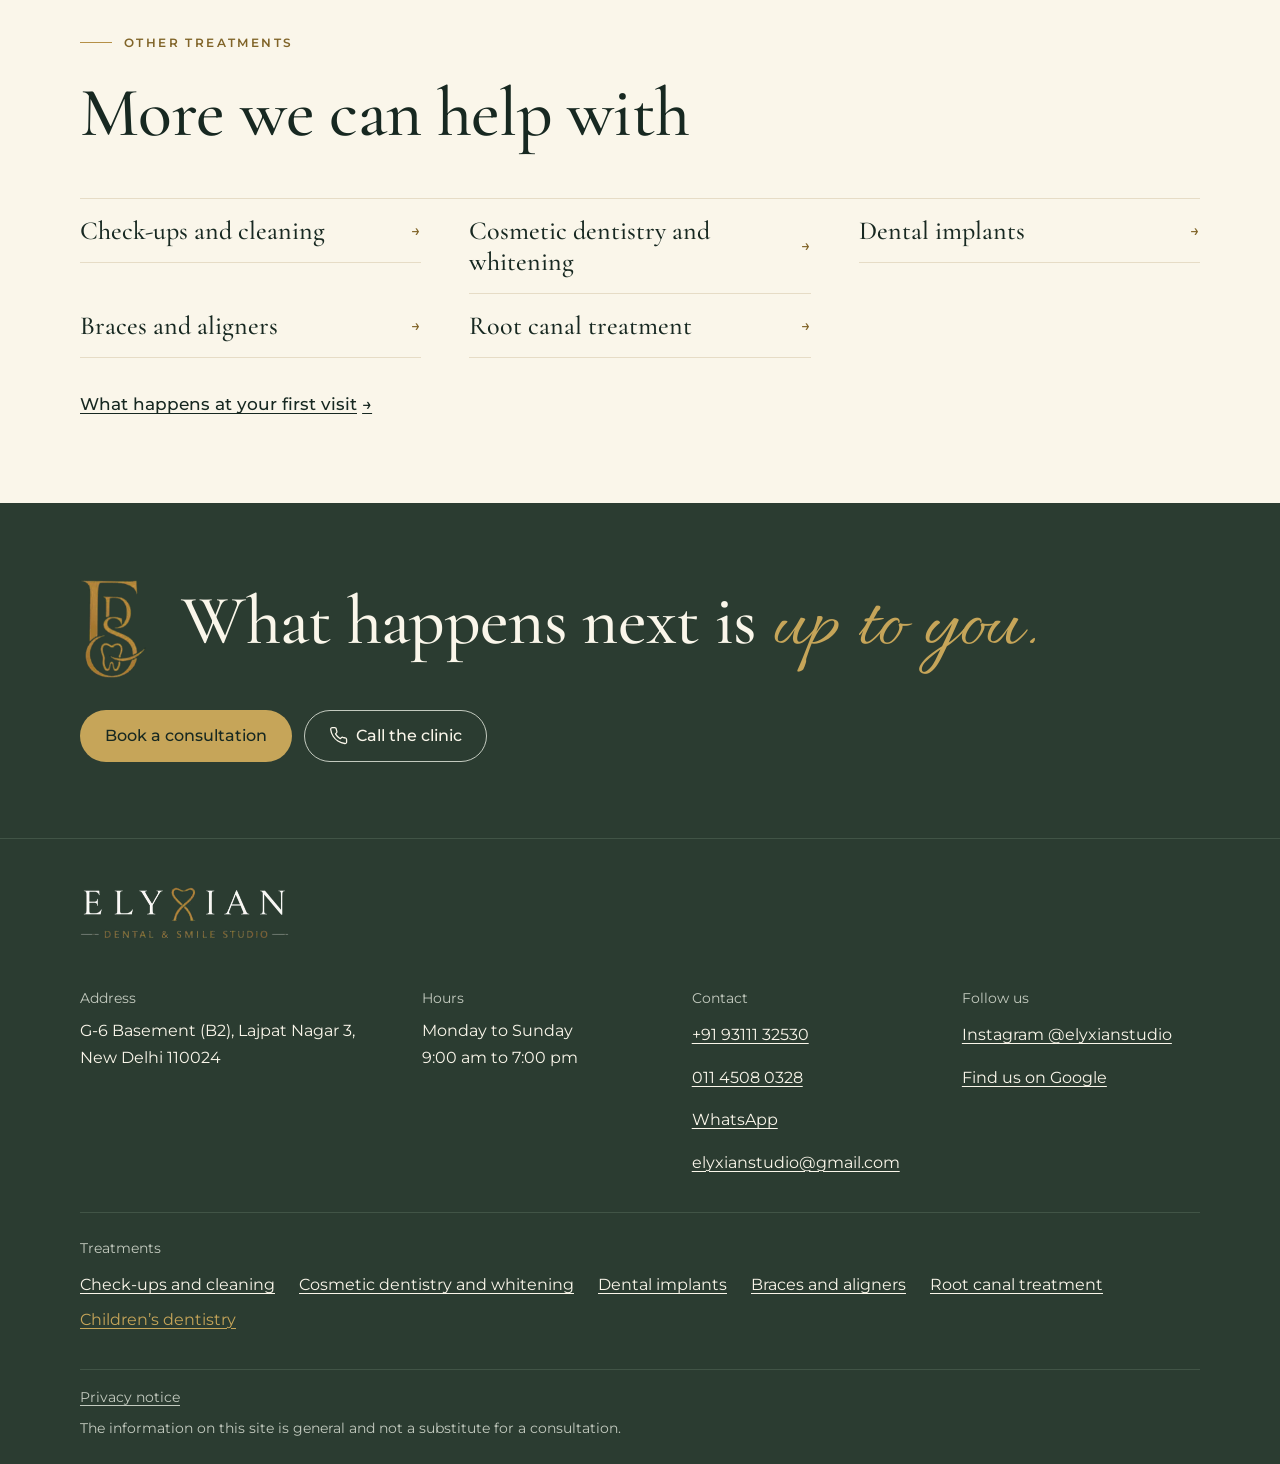
<file: treatments/childrens-dentistry/index.html>
<!doctype html>
<html lang="en-IN">
<head>
<!-- Client to confirm content against current DCI / state dental council advertising rules before publishing. -->
<meta charset="utf-8">
<meta name="viewport" content="width=device-width, initial-scale=1">
<title>Pediatric &amp; Children’s Dentistry in Lajpat Nagar | Elyxian Dental</title>
<meta name="description" content="Pediatric and children’s dental care at Elyxian Dental &amp; Smile Studio, Lajpat Nagar, from the first tooth to the teens. First visits, prevention and parent advice.">
<link rel="canonical" href="https://www.elyxianstudio.com/treatments/childrens-dentistry/">
<meta name="theme-color" content="#faf6ea">
<meta property="og:type" content="article">
<meta property="og:site_name" content="Elyxian Dental &amp; Smile Studio">
<meta property="og:title" content="Children’s dentistry in Lajpat Nagar">
<meta property="og:description" content="Dental care for children at Elyxian Dental &amp; Smile Studio, Lajpat Nagar, from the first tooth to the teens. First visits, prevention and advice for parents.">
<meta property="og:url" content="https://www.elyxianstudio.com/treatments/childrens-dentistry/">
<meta property="og:image" content="https://www.elyxianstudio.com/assets/og-image.jpg">
<meta property="og:image:width" content="1200">
<meta property="og:image:height" content="630">
<meta property="og:image:alt" content="Elyxian Dental &amp; Smile Studio, Lajpat Nagar, New Delhi">
<meta property="og:locale" content="en_IN">
<meta name="twitter:card" content="summary_large_image">
<link rel="icon" href="../../assets/brand/favicon-32.png" sizes="32x32" type="image/png">
<link rel="icon" href="../../assets/brand/favicon-48.png" sizes="48x48" type="image/png">
<link rel="apple-touch-icon" href="../../assets/brand/apple-touch-icon.png">
<link rel="preconnect" href="https://fonts.googleapis.com">
<link rel="preconnect" href="https://fonts.gstatic.com" crossorigin>
<link rel="stylesheet" href="https://fonts.googleapis.com/css2?family=Allura&family=Cormorant+Garamond:ital,wght@0,500;1,500&family=Montserrat:wght@400;500;600&display=swap" media="print" onload="this.media='all'">
<noscript><link rel="stylesheet" href="https://fonts.googleapis.com/css2?family=Allura&family=Cormorant+Garamond:ital,wght@0,500;1,500&family=Montserrat:wght@400;500;600&display=swap"></noscript>
<link rel="stylesheet" href="../../css/styles.css">
<script>document.documentElement.classList.add("js");if(!matchMedia("(prefers-reduced-motion: reduce)").matches)document.documentElement.classList.add("motion")</script>
<script src="../../js/main.js" defer></script>
<script type="application/ld+json">
{
 "@context": "https://schema.org",
 "@graph": [
  {
   "@type": "BreadcrumbList",
   "itemListElement": [
    {
     "@type": "ListItem",
     "position": 1,
     "name": "Home",
     "item": "https://www.elyxianstudio.com/"
    },
    {
     "@type": "ListItem",
     "position": 2,
     "name": "Children’s dentistry",
     "item": "https://www.elyxianstudio.com/treatments/childrens-dentistry/"
    }
   ]
  },
  {
   "@type": "MedicalWebPage",
   "@id": "https://www.elyxianstudio.com/treatments/childrens-dentistry/",
   "url": "https://www.elyxianstudio.com/treatments/childrens-dentistry/",
   "name": "Children’s dentistry in Lajpat Nagar",
   "description": "Dental care for children at Elyxian Dental & Smile Studio, Lajpat Nagar, from the first tooth to the teenage years. First visits, prevention and advice for parents.",
   "inLanguage": "en-IN",
   "specialty": "Dentistry",
   "about": {
    "@type": "MedicalProcedure",
    "name": "Paediatric dental care"
   },
   "publisher": {
    "@id": "https://www.elyxianstudio.com/#clinic"
   }
  }
 ]
}
</script>
</head>
<body data-page="treatment">
<a class="skip-link" href="#main">Skip to main content</a>

<svg width="0" height="0" style="position:absolute" aria-hidden="true" focusable="false">
  <symbol id="i-wa" viewBox="0 0 24 24"><path fill="currentColor" d="M17.472 14.382c-.297-.149-1.758-.867-2.03-.967-.273-.099-.471-.148-.67.15-.197.297-.767.966-.94 1.164-.173.199-.347.223-.644.075-.297-.15-1.255-.463-2.39-1.475-.883-.788-1.48-1.761-1.653-2.059-.173-.297-.018-.458.13-.606.134-.133.298-.347.446-.52.149-.174.198-.298.298-.497.099-.198.05-.371-.025-.52-.075-.149-.669-1.612-.916-2.207-.242-.579-.487-.5-.669-.51-.173-.008-.371-.01-.57-.01-.198 0-.52.074-.792.372-.272.297-1.04 1.016-1.04 2.479 0 1.462 1.065 2.875 1.213 3.074.149.198 2.096 3.2 5.077 4.487.709.306 1.262.489 1.694.625.712.227 1.36.195 1.871.118.571-.085 1.758-.719 2.006-1.413.248-.694.248-1.289.173-1.413-.074-.124-.272-.198-.57-.347m-5.421 7.403h-.004a9.87 9.87 0 01-5.031-1.378l-.361-.214-3.741.982.998-3.648-.235-.374a9.86 9.86 0 01-1.51-5.26c.001-5.45 4.436-9.884 9.888-9.884 2.64 0 5.122 1.03 6.988 2.898a9.825 9.825 0 012.893 6.994c-.003 5.45-4.437 9.884-9.885 9.884m8.413-18.297A11.815 11.815 0 0012.05 0C5.495 0 .16 5.335.157 11.892c0 2.096.547 4.142 1.588 5.945L.057 24l6.305-1.654a11.882 11.882 0 005.683 1.448h.005c6.554 0 11.89-5.335 11.893-11.893a11.821 11.821 0 00-3.48-8.413z"/></symbol>
  <symbol id="i-phone" viewBox="0 0 24 24"><path fill="none" stroke="currentColor" stroke-width="1.6" stroke-linecap="round" stroke-linejoin="round" d="M22 16.9v3a2 2 0 0 1-2.2 2 19.8 19.8 0 0 1-8.6-3.1 19.5 19.5 0 0 1-6-6A19.8 19.8 0 0 1 2.1 4.2 2 2 0 0 1 4.1 2h3a2 2 0 0 1 2 1.7c.1 1 .4 1.9.7 2.8a2 2 0 0 1-.5 2.1L8.1 9.9a16 16 0 0 0 6 6l1.300-1.300a2 2 0 0 1 2.100-.4c.9.3 1.800.6 2.800.7a2 2 0 0 1 1.700 2z"/></symbol>
  <symbol id="i-cal" viewBox="0 0 24 24"><path fill="none" stroke="currentColor" stroke-width="1.6" stroke-linecap="round" stroke-linejoin="round" d="M3 5h18v16H3zM3 10h18M8 3v4M16 3v4"/></symbol>
</svg>


<header class="site-header">
  <div class="header-inner">
    <div class="chip">
      <button class="menu-toggle" type="button" aria-expanded="false" aria-controls="site-nav"><span class="burger" aria-hidden="true"></span><span class="menu-label">Menu</span></button>
      <a class="brand" href="../../index.html"><img src="../../assets/brand/logo-wordmark.webp" width="209" height="52" alt="Elyxian Dental &amp; Smile Studio, home"></a>
    </div>
    <a class="btn btn--primary chip-book" href="../../book.html?treatment=paediatric">Book a consultation</a>
  </div>
  <nav class="site-nav" id="site-nav" aria-label="Main">
    <ol class="nav-list">
      <li><a href="../../index.html#experience">Your first visit</a></li>
      <li><a href="../../index.html#doctor">The doctor</a></li>
      <li><a href="../../index.html#treatments">Treatments</a></li>
      <li><a href="../../index.html#essentials">Oral health</a></li>
      <li><a href="../../index.html#faq">FAQ</a></li>
      <li><a href="../../book.html#visit">Visit us</a></li>
    </ol>
    <div class="nav-foot">
      <a class="btn btn--primary" href="../../book.html?treatment=paediatric">Book a consultation</a>
      <a class="btn btn--ghost" data-link="whatsapp" href="https://wa.me/919311132530" rel="noopener"><svg aria-hidden="true"><use href="#i-wa"/></svg>WhatsApp</a>
      <a class="btn btn--ghost" data-link="call" href="tel:+919311132530"><svg aria-hidden="true"><use href="#i-phone"/></svg>Call</a>
    </div>
  </nav>
</header>

<main id="main">
  <section class="page-head on-dark">
    <div class="wrap">
      <nav class="crumbs" aria-label="Breadcrumb">
        <ol>
          <li><a href="../../index.html">Home</a></li>
          <li><a href="../../index.html#treatments">Treatments</a></li>
          <li aria-current="page">Children’s dentistry</li>
        </ol>
      </nav>
      <p class="eyebrow">Lajpat Nagar, New Delhi</p>
      <h1>Pediatric &amp; Children’s Dentistry in Lajpat Nagar</h1>
      <p class="lead">Gentle pediatric and children’s dental care, from the first tooth through the teenage years. A relaxed first visit before anything hurts helps a child feel completely comfortable at the clinic.</p>
      <div class="btn-row page-head-actions">
        <a class="btn btn--primary" href="../../book.html?treatment=paediatric">Book a consultation</a>
        <a class="btn btn--ghost" data-link="whatsapp" href="https://wa.me/919311132530" rel="noopener"><svg aria-hidden="true"><use href="#i-wa"/></svg>Ask on WhatsApp</a>
      </div>
    </div>
  </section>

  <!-- [CONFIRM] Sample clinical content. The doctor should review this page, and confirm the clinic provides each treatment listed. -->
  <section class="section" id="suits" aria-labelledby="suits-title">
    <div class="wrap split">
      <div class="section-head reveal">
        <p class="eyebrow">Who it suits</p>
        <h2 id="suits-title">Is it right for you?</h2>
      </div>
      <div class="prose reveal">
          <p>We suggest a first visit by your child’s first birthday, or when the first tooth appears. Come sooner if you notice white or brown spots on the teeth, if a fall has knocked their teeth, or if you have any concern.</p>
          <p>Baby teeth matter. They help children eat and speak, and hold space for the adult teeth. Decay in baby teeth can cause pain and infection, and can affect the adult teeth underneath.</p>
          <h3>What we can help with</h3>
          <ul class="ticks">
            <li>Check-ups and gentle cleaning</li>
            <li>Fluoride varnish to strengthen enamel</li>
            <li>Fissure sealants on back teeth</li>
            <li>Fillings for baby and adult teeth</li>
            <li>Advice on teething, thumb-sucking and dummies</li>
            <li>Knocked or broken teeth after a fall</li>
          </ul>
      </div>
    </div>
  </section>

  <section class="section section--deep" id="steps" aria-labelledby="steps-title">
    <div class="wrap">
      <div class="section-head reveal">
        <p class="eyebrow">What to expect</p>
        <h2 id="steps-title">What happens, step by step</h2>
      </div>
      <ol class="timeline">
        <li class="step reveal">
          <span class="step-num" aria-hidden="true">1</span>
          <h3>Getting comfortable</h3>
          <p>Your child can sit on your lap for the first look. We explain what we will do in words they understand, and show them the instruments.</p>
        </li>
        <li class="step reveal">
          <span class="step-num" aria-hidden="true">2</span>
          <h3>A gentle check</h3>
          <p>We count and check the teeth, look at the gums and bite, and see how the adult teeth are coming through.</p>
        </li>
        <li class="step reveal">
          <span class="step-num" aria-hidden="true">3</span>
          <h3>Prevention</h3>
          <p>Depending on what we find, we may suggest fluoride varnish or sealants to help protect the teeth from decay.</p>
        </li>
        <li class="step reveal">
          <span class="step-num" aria-hidden="true">4</span>
          <h3>Advice for home</h3>
          <p>We show you how to brush your child’s teeth, and talk about food, drinks and bedtime bottles.</p>
        </li>
      </ol>
    </div>
  </section>

  <section class="section" id="aftercare" aria-labelledby="aftercare-title">
    <div class="wrap split">
      <div class="section-head reveal">
        <p class="eyebrow">Aftercare</p>
        <h2 id="aftercare-title">What you can do at home</h2>
        <figure class="figure figure--round treat-figure"><img src="../../assets/photos/c-lounge-480.webp" srcset="../../assets/photos/c-lounge-480.webp 480w, ../../assets/photos/c-lounge-800.webp 800w" sizes="(min-width: 48rem) 40vw, 100vw" width="800" height="600" loading="lazy" decoding="async" alt="The waiting area, with green sofas, a reception desk and the clinic’s logo on the wall"></figure>
      </div>
      <div class="prose reveal">
          <p>Brush twice a day with fluoride toothpaste: a smear the size of a grain of rice under three, and a pea-sized amount from three to six. Help with brushing until around age seven or eight.</p>
          <p>Keep sugary snacks and drinks to mealtimes, and give only water between meals and at night. Avoid putting a child to bed with a bottle of milk or juice.</p>
          <p>If an adult tooth is knocked out, put it back in the socket if you can, or keep it in milk, and see a dentist straight away. Do not put a baby tooth back.</p>
        <div class="note-block small-note">
          <p>Reviewed by <span data-c="doctorName">Dr. Komall Sharma</span>. This is general information and not a substitute for a consultation.</p>
        </div>
      </div>
    </div>
  </section>

  <section class="section section--deep" id="questions" aria-labelledby="questions-title">
    <div class="wrap split">
      <div class="section-head reveal">
        <p class="eyebrow">Questions</p>
        <h2 id="questions-title">What people ask about children’s dentistry</h2>
      </div>
      <div class="disclosure-list accordion reveal" data-faq>
        <details class="disclosure">
          <summary><h3 class="disclosure-title">When should my child first see a dentist?</h3><span class="plus" aria-hidden="true"></span></summary>
          <div class="disclosure-body"><p>By their first birthday, or when the first tooth appears. An early visit is mostly about getting familiar with the clinic and getting advice, before any problem appears.</p></div>
        </details>
        <details class="disclosure">
          <summary><h3 class="disclosure-title">Do cavities in baby teeth need treating if they will fall out anyway?</h3><span class="plus" aria-hidden="true"></span></summary>
          <div class="disclosure-body"><p>Often, yes. Some baby teeth stay until age 11 or 12, and decay can cause pain, infection and early loss of the tooth, which can affect how the adult teeth come in. We advise on each tooth.</p></div>
        </details>
        <details class="disclosure">
          <summary><h3 class="disclosure-title">My child is scared of the dentist. What can I do?</h3><span class="plus" aria-hidden="true"></span></summary>
          <div class="disclosure-body"><p>Talk about the visit calmly and simply, without words like ‘hurt’ or ‘injection’, and never use the dentist as a threat. Tell us when you book, and we will go at your child’s pace.</p></div>
        </details>
        <details class="disclosure">
          <summary><h3 class="disclosure-title">Can I stay with my child during the visit?</h3><span class="plus" aria-hidden="true"></span></summary>
          <div class="disclosure-body"><p>Yes. You are welcome in the room throughout.</p></div>
        </details>
      </div>
    </div>
  </section>

  <section class="section" id="related" aria-labelledby="related-title">
    <div class="wrap">
      <div class="section-head reveal">
        <p class="eyebrow">Other treatments</p>
        <h2 id="related-title">More we can help with</h2>
      </div>
      <ul class="related-list reveal">
        <li><a href="../general-dentistry/">Check-ups and cleaning</a></li>
        <li><a href="../cosmetic-dentistry/">Cosmetic dentistry and whitening</a></li>
        <li><a href="../dental-implants/">Dental implants</a></li>
        <li><a href="../braces-and-aligners/">Braces and aligners</a></li>
        <li><a href="../root-canal-treatment/">Root canal treatment</a></li>
      </ul>
      <p class="related-more"><a class="text-link" href="../../index.html#experience">What happens at your first visit</a></p>
    </div>
  </section>

  <section class="closing on-dark" aria-labelledby="closing-title">
    <div class="wrap reveal">
      <div class="closing-head">
        <img class="closing-mark" src="../../assets/brand/monogram.webp" width="49" height="72" loading="lazy" decoding="async" alt="">
        <h2 id="closing-title">What happens next is <em>up to you.</em></h2>
      </div>
      <div class="btn-row">
        <a class="btn btn--primary" href="../../book.html?treatment=paediatric">Book a consultation</a>
        <a class="btn btn--ghost" data-link="call" href="tel:+919311132530"><svg aria-hidden="true"><use href="#i-phone"/></svg>Call the clinic</a>
      </div>
    </div>
  </section>
</main>

<footer class="site-footer on-dark">
  <div class="wrap">
    <img class="footer-logo" src="../../assets/brand/logo-wordmark-light.webp" width="209" height="52" loading="lazy" decoding="async" alt="Elyxian Dental &amp; Smile Studio">
    <div class="footer-grid">
      <div>
        <p class="footer-label">Address</p>
        <address data-c="addressFull">G-6 Basement (B2), Lajpat Nagar 3, New Delhi 110024</address>
      </div>
      <div>
        <p class="footer-label">Hours</p>
        <ul data-hours><li><span>Monday to Sunday</span> <span>9:00 am to 7:00 pm</span></li></ul>
      </div>
      <div>
        <p class="footer-label">Contact</p>
        <ul>
          <li><a data-link="call" href="tel:+919311132530"><span data-c="phone">+91 93111 32530</span></a></li>
          <li><a data-link="landline" href="tel:+911145080328"><span data-c="landline">011 4508 0328</span></a></li>
          <li><a data-link="whatsapp" href="https://wa.me/919311132530" rel="noopener">WhatsApp</a></li>
          <li><a data-link="email" href="mailto:elyxianstudio@gmail.com"><span data-c="email">elyxianstudio@gmail.com</span></a></li>
        </ul>
      </div>
      <div>
        <p class="footer-label">Follow us</p>
        <ul>
          <li><a href="https://www.instagram.com/elyxianstudio/" rel="noopener" target="_blank">Instagram @elyxianstudio</a></li>
          <li><a href="https://share.google/JAMDHW9OpqZD8e9Vp" rel="noopener" target="_blank">Find us on Google</a></li>
        </ul>
      </div>
    </div>
    <nav class="footer-links" aria-label="Treatments">
      <p class="footer-label">Treatments</p>
      <ul>
        <li><a href="../general-dentistry/">Check-ups and cleaning</a></li>
        <li><a href="../cosmetic-dentistry/">Cosmetic dentistry and whitening</a></li>
        <li><a href="../dental-implants/">Dental implants</a></li>
        <li><a href="../braces-and-aligners/">Braces and aligners</a></li>
        <li><a href="../root-canal-treatment/">Root canal treatment</a></li>
        <li><a href="../childrens-dentistry/" aria-current="page">Children’s dentistry</a></li>
      </ul>
    </nav>
    <div class="footer-base">
      <p><a href="../../book.html#privacy">Privacy notice</a></p>
      <p>The information on this site is general and not a substitute for a consultation.</p>
    </div>
  </div>
</footer>

<nav class="action-bar" aria-label="Quick actions">
  <a data-link="call" href="tel:+919311132530"><svg aria-hidden="true"><use href="#i-phone"/></svg>Call</a>
  <a data-link="whatsapp" href="https://wa.me/919311132530" rel="noopener"><svg aria-hidden="true"><use href="#i-wa"/></svg>WhatsApp</a>
  <a href="../../book.html?treatment=paediatric"><svg aria-hidden="true"><use href="#i-cal"/></svg>Book</a>
</nav>
<a class="wa-float" data-link="whatsapp" href="https://wa.me/919311132530" rel="noopener"><svg aria-hidden="true"><use href="#i-wa"/></svg>Chat on WhatsApp</a>
</body>
</html>
</file>
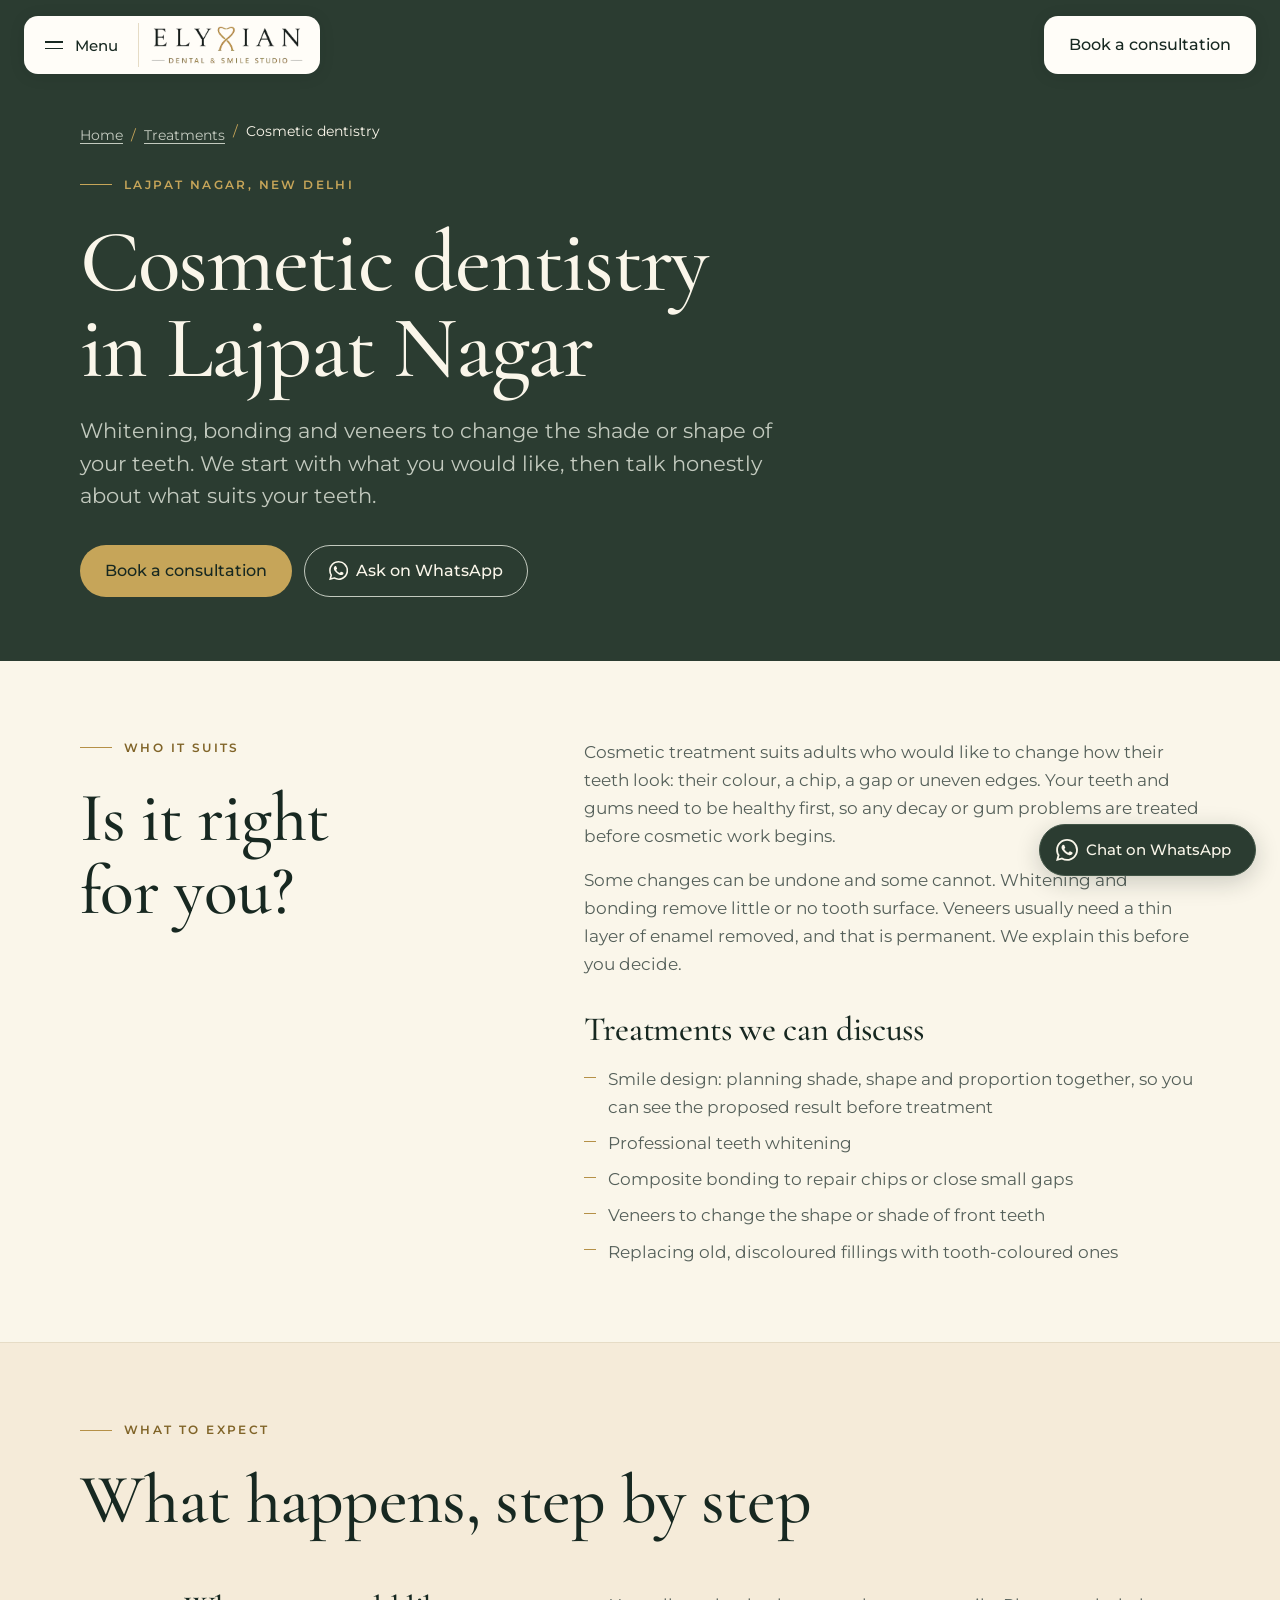
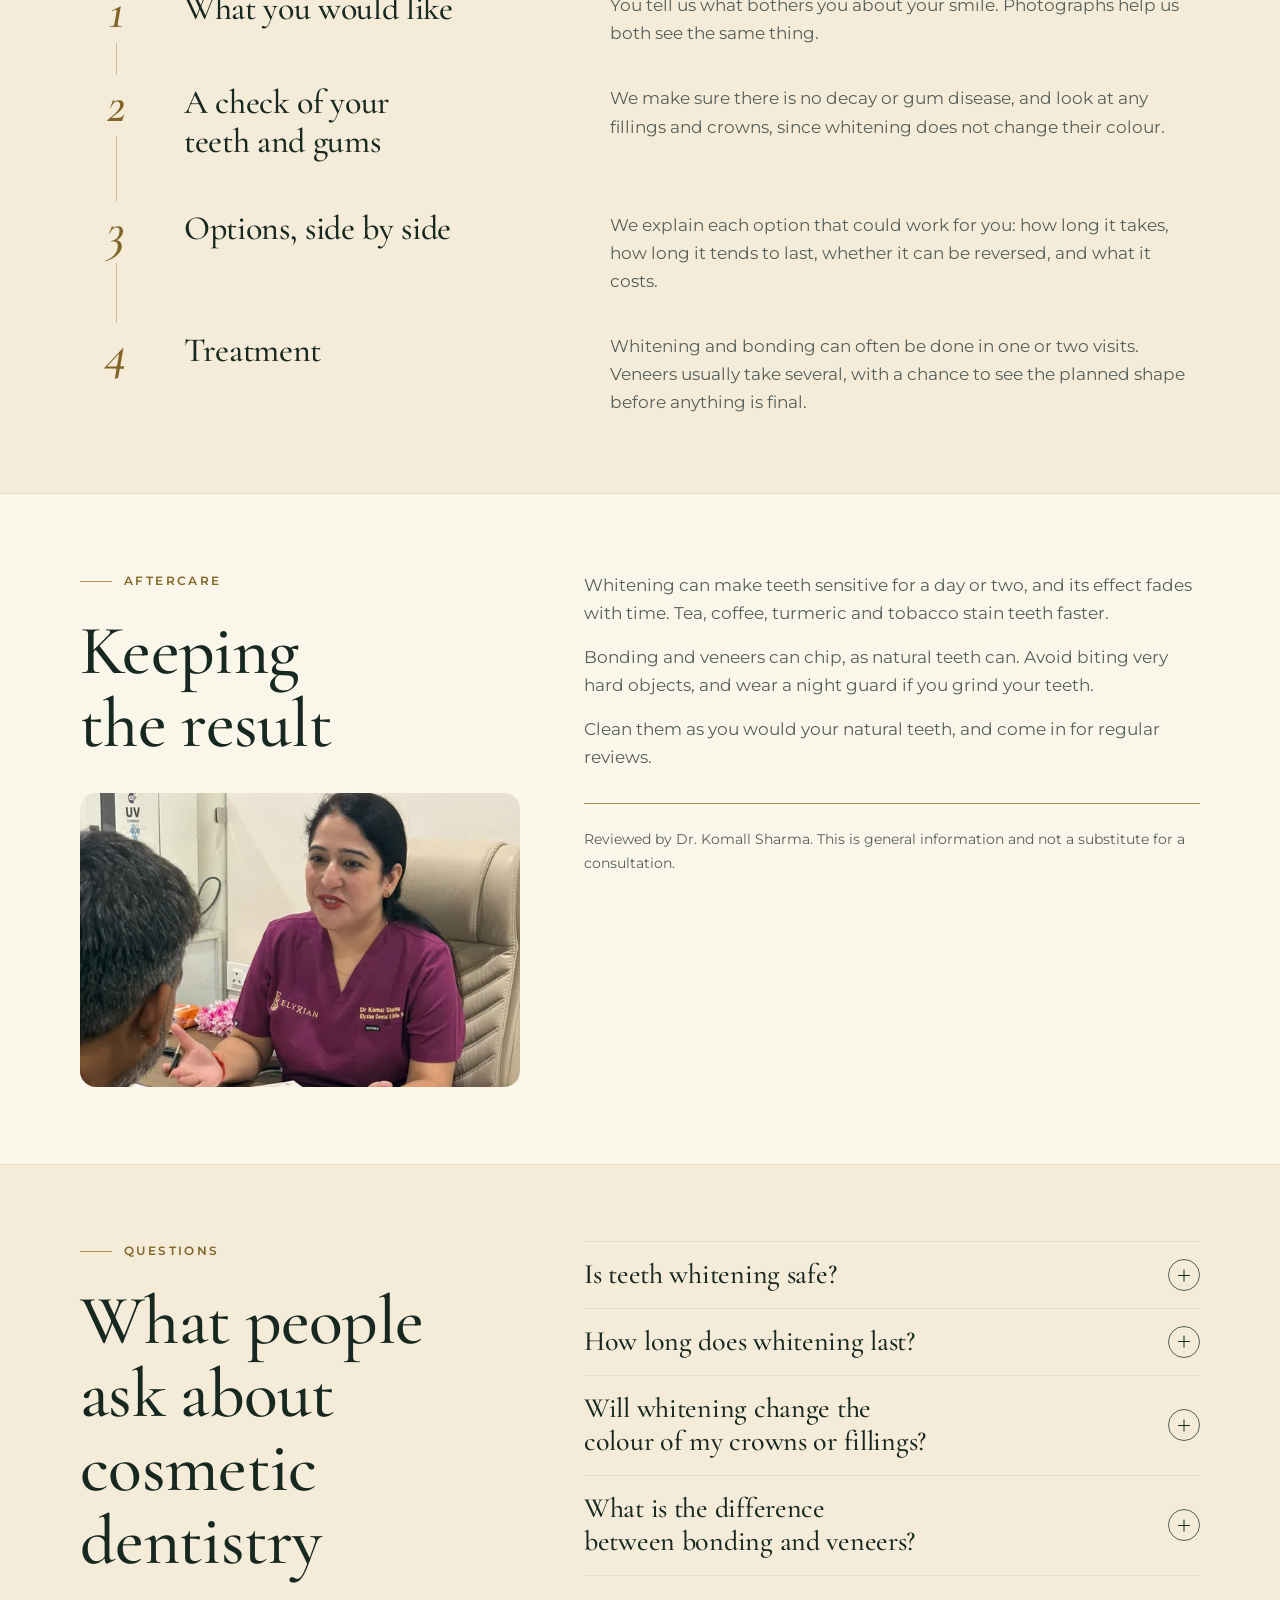
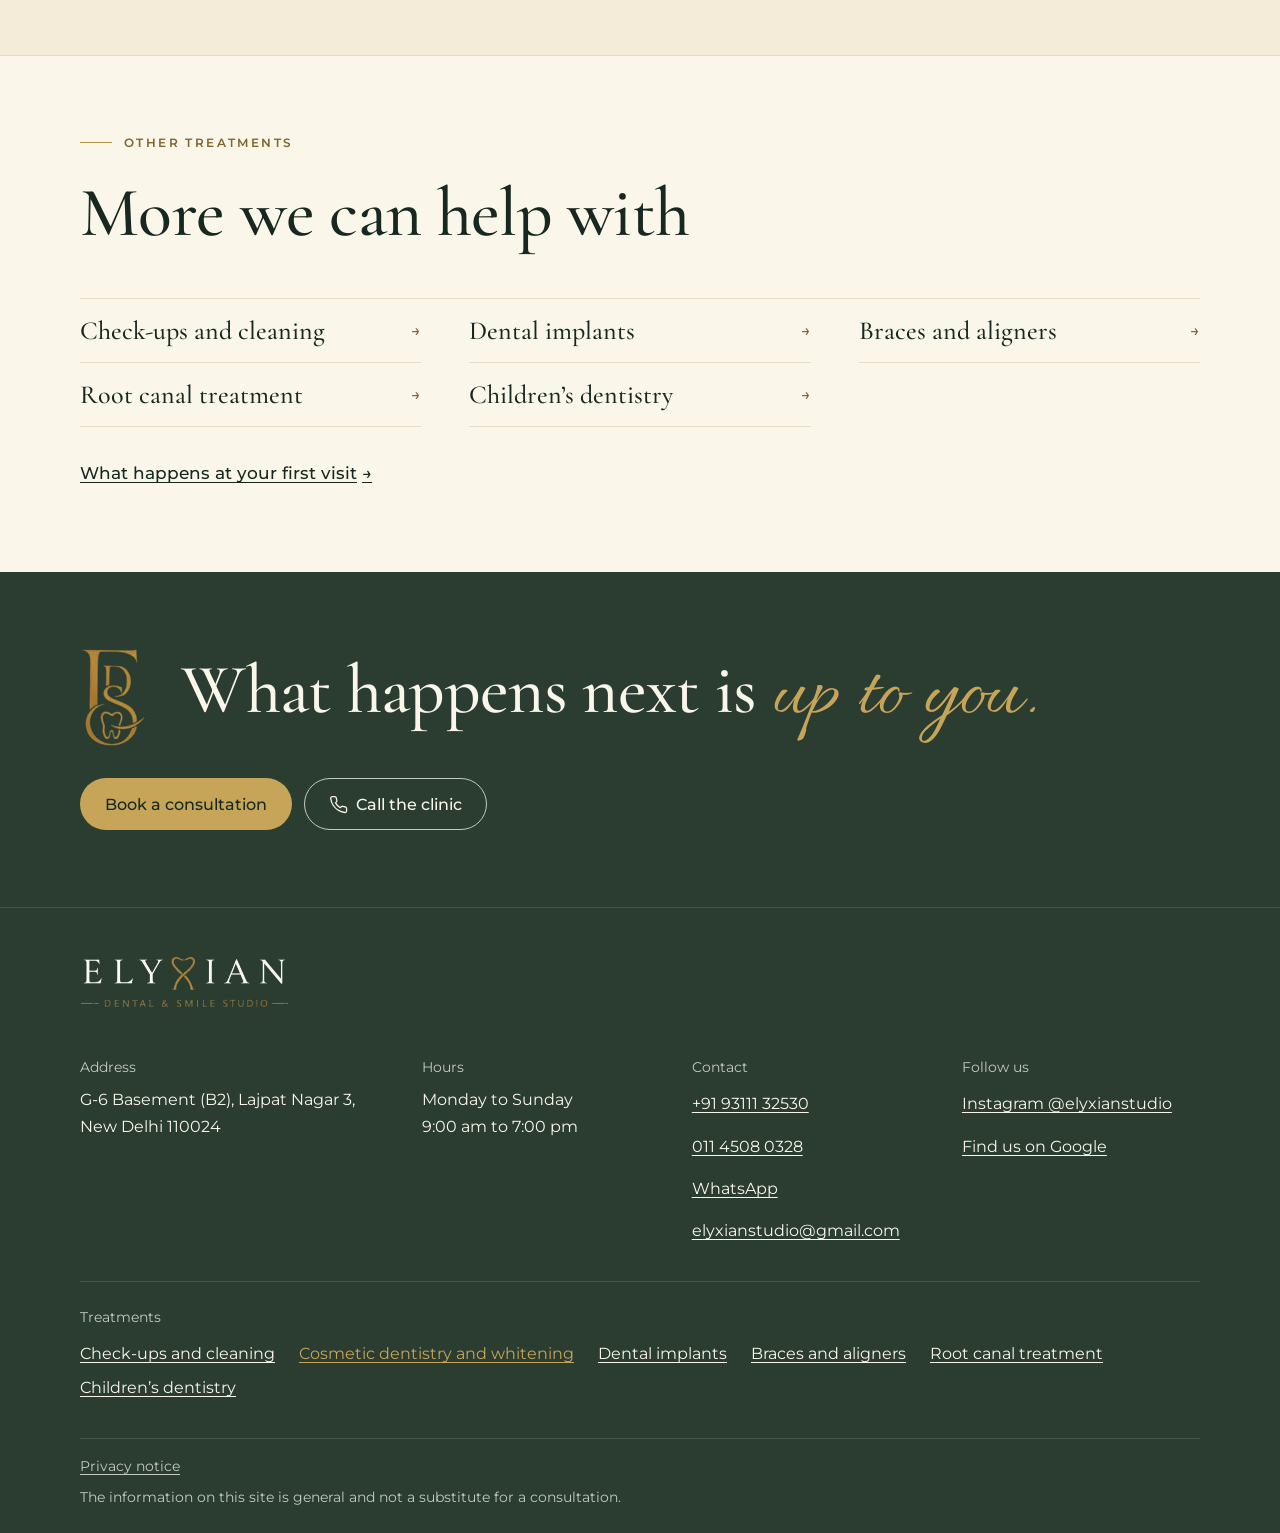
<file: treatments/cosmetic-dentistry/index.html>
<!doctype html>
<html lang="en-IN">
<head>
<!-- Client to confirm content against current DCI / state dental council advertising rules before publishing. -->
<meta charset="utf-8">
<meta name="viewport" content="width=device-width, initial-scale=1">
<title>Cosmetic Dentistry &amp; Teeth Whitening in Lajpat Nagar | Elyxian</title>
<meta name="description" content="Smile design, whitening, bonding and veneers at Elyxian Dental &amp; Smile Studio in Lajpat Nagar, New Delhi. What each involves and what can be reversed.">
<link rel="canonical" href="https://www.elyxianstudio.com/treatments/cosmetic-dentistry/">
<meta name="theme-color" content="#faf6ea">
<meta property="og:type" content="article">
<meta property="og:site_name" content="Elyxian Dental &amp; Smile Studio">
<meta property="og:title" content="Cosmetic dentistry in Lajpat Nagar">
<meta property="og:description" content="Smile design, whitening, bonding and veneers at Elyxian Dental &amp; Smile Studio in Lajpat Nagar, New Delhi. What each involves and what can be reversed.">
<meta property="og:url" content="https://www.elyxianstudio.com/treatments/cosmetic-dentistry/">
<meta property="og:image" content="https://www.elyxianstudio.com/assets/og-image.jpg">
<meta property="og:image:width" content="1200">
<meta property="og:image:height" content="630">
<meta property="og:image:alt" content="Elyxian Dental &amp; Smile Studio, Lajpat Nagar, New Delhi">
<meta property="og:locale" content="en_IN">
<meta name="twitter:card" content="summary_large_image">
<link rel="icon" href="../../assets/brand/favicon-32.png" sizes="32x32" type="image/png">
<link rel="icon" href="../../assets/brand/favicon-48.png" sizes="48x48" type="image/png">
<link rel="apple-touch-icon" href="../../assets/brand/apple-touch-icon.png">
<link rel="preconnect" href="https://fonts.googleapis.com">
<link rel="preconnect" href="https://fonts.gstatic.com" crossorigin>
<link rel="stylesheet" href="https://fonts.googleapis.com/css2?family=Allura&family=Cormorant+Garamond:ital,wght@0,500;1,500&family=Montserrat:wght@400;500;600&display=swap" media="print" onload="this.media='all'">
<noscript><link rel="stylesheet" href="https://fonts.googleapis.com/css2?family=Allura&family=Cormorant+Garamond:ital,wght@0,500;1,500&family=Montserrat:wght@400;500;600&display=swap"></noscript>
<link rel="stylesheet" href="../../css/styles.css">
<script>document.documentElement.classList.add("js");if(!matchMedia("(prefers-reduced-motion: reduce)").matches)document.documentElement.classList.add("motion")</script>
<script src="../../js/main.js" defer></script>
<script type="application/ld+json">
{
 "@context": "https://schema.org",
 "@graph": [
  {
   "@type": "BreadcrumbList",
   "itemListElement": [
    {
     "@type": "ListItem",
     "position": 1,
     "name": "Home",
     "item": "https://www.elyxianstudio.com/"
    },
    {
     "@type": "ListItem",
     "position": 2,
     "name": "Cosmetic dentistry",
     "item": "https://www.elyxianstudio.com/treatments/cosmetic-dentistry/"
    }
   ]
  },
  {
   "@type": "MedicalWebPage",
   "@id": "https://www.elyxianstudio.com/treatments/cosmetic-dentistry/",
   "url": "https://www.elyxianstudio.com/treatments/cosmetic-dentistry/",
   "name": "Cosmetic dentistry in Lajpat Nagar",
   "description": "Smile design, whitening, bonding and veneers at Elyxian Dental & Smile Studio in Lajpat Nagar, New Delhi. What each involves and what can be reversed.",
   "inLanguage": "en-IN",
   "specialty": "Dentistry",
   "about": {
    "@type": "MedicalProcedure",
    "name": "Cosmetic dentistry: smile design, teeth whitening, bonding and veneers"
   },
   "publisher": {
    "@id": "https://www.elyxianstudio.com/#clinic"
   }
  }
 ]
}
</script>
</head>
<body data-page="treatment">
<a class="skip-link" href="#main">Skip to main content</a>

<svg width="0" height="0" style="position:absolute" aria-hidden="true" focusable="false">
  <symbol id="i-wa" viewBox="0 0 24 24"><path fill="currentColor" d="M17.472 14.382c-.297-.149-1.758-.867-2.03-.967-.273-.099-.471-.148-.67.15-.197.297-.767.966-.94 1.164-.173.199-.347.223-.644.075-.297-.15-1.255-.463-2.39-1.475-.883-.788-1.48-1.761-1.653-2.059-.173-.297-.018-.458.13-.606.134-.133.298-.347.446-.52.149-.174.198-.298.298-.497.099-.198.05-.371-.025-.52-.075-.149-.669-1.612-.916-2.207-.242-.579-.487-.5-.669-.51-.173-.008-.371-.01-.57-.01-.198 0-.52.074-.792.372-.272.297-1.04 1.016-1.04 2.479 0 1.462 1.065 2.875 1.213 3.074.149.198 2.096 3.2 5.077 4.487.709.306 1.262.489 1.694.625.712.227 1.36.195 1.871.118.571-.085 1.758-.719 2.006-1.413.248-.694.248-1.289.173-1.413-.074-.124-.272-.198-.57-.347m-5.421 7.403h-.004a9.87 9.87 0 01-5.031-1.378l-.361-.214-3.741.982.998-3.648-.235-.374a9.86 9.86 0 01-1.51-5.26c.001-5.45 4.436-9.884 9.888-9.884 2.64 0 5.122 1.03 6.988 2.898a9.825 9.825 0 012.893 6.994c-.003 5.45-4.437 9.884-9.885 9.884m8.413-18.297A11.815 11.815 0 0012.05 0C5.495 0 .16 5.335.157 11.892c0 2.096.547 4.142 1.588 5.945L.057 24l6.305-1.654a11.882 11.882 0 005.683 1.448h.005c6.554 0 11.89-5.335 11.893-11.893a11.821 11.821 0 00-3.48-8.413z"/></symbol>
  <symbol id="i-phone" viewBox="0 0 24 24"><path fill="none" stroke="currentColor" stroke-width="1.6" stroke-linecap="round" stroke-linejoin="round" d="M22 16.9v3a2 2 0 0 1-2.2 2 19.8 19.8 0 0 1-8.6-3.1 19.5 19.5 0 0 1-6-6A19.8 19.8 0 0 1 2.1 4.2 2 2 0 0 1 4.1 2h3a2 2 0 0 1 2 1.7c.1 1 .4 1.9.7 2.8a2 2 0 0 1-.5 2.1L8.1 9.9a16 16 0 0 0 6 6l1.300-1.300a2 2 0 0 1 2.100-.4c.9.3 1.800.6 2.800.7a2 2 0 0 1 1.700 2z"/></symbol>
  <symbol id="i-cal" viewBox="0 0 24 24"><path fill="none" stroke="currentColor" stroke-width="1.6" stroke-linecap="round" stroke-linejoin="round" d="M3 5h18v16H3zM3 10h18M8 3v4M16 3v4"/></symbol>
</svg>


<header class="site-header">
  <div class="header-inner">
    <div class="chip">
      <button class="menu-toggle" type="button" aria-expanded="false" aria-controls="site-nav"><span class="burger" aria-hidden="true"></span><span class="menu-label">Menu</span></button>
      <a class="brand" href="../../index.html"><img src="../../assets/brand/logo-wordmark.webp" width="209" height="52" alt="Elyxian Dental &amp; Smile Studio, home"></a>
    </div>
    <a class="btn btn--primary chip-book" href="../../book.html?treatment=cosmetic">Book a consultation</a>
  </div>
  <nav class="site-nav" id="site-nav" aria-label="Main">
    <ol class="nav-list">
      <li><a href="../../index.html#experience">Your first visit</a></li>
      <li><a href="../../index.html#doctor">The doctor</a></li>
      <li><a href="../../index.html#treatments">Treatments</a></li>
      <li><a href="../../index.html#essentials">Oral health</a></li>
      <li><a href="../../index.html#faq">FAQ</a></li>
      <li><a href="../../book.html#visit">Visit us</a></li>
    </ol>
    <div class="nav-foot">
      <a class="btn btn--primary" href="../../book.html?treatment=cosmetic">Book a consultation</a>
      <a class="btn btn--ghost" data-link="whatsapp" href="https://wa.me/919311132530" rel="noopener"><svg aria-hidden="true"><use href="#i-wa"/></svg>WhatsApp</a>
      <a class="btn btn--ghost" data-link="call" href="tel:+919311132530"><svg aria-hidden="true"><use href="#i-phone"/></svg>Call</a>
    </div>
  </nav>
</header>

<main id="main">
  <section class="page-head on-dark">
    <div class="wrap">
      <nav class="crumbs" aria-label="Breadcrumb">
        <ol>
          <li><a href="../../index.html">Home</a></li>
          <li><a href="../../index.html#treatments">Treatments</a></li>
          <li aria-current="page">Cosmetic dentistry</li>
        </ol>
      </nav>
      <p class="eyebrow">Lajpat Nagar, New Delhi</p>
      <h1>Cosmetic dentistry in Lajpat Nagar</h1>
      <p class="lead">Whitening, bonding and veneers to change the shade or shape of your teeth. We start with what you would like, then talk honestly about what suits your teeth.</p>
      <div class="btn-row page-head-actions">
        <a class="btn btn--primary" href="../../book.html?treatment=cosmetic">Book a consultation</a>
        <a class="btn btn--ghost" data-link="whatsapp" href="https://wa.me/919311132530" rel="noopener"><svg aria-hidden="true"><use href="#i-wa"/></svg>Ask on WhatsApp</a>
      </div>
    </div>
  </section>

  <!-- [CONFIRM] Sample clinical content. The doctor should review this page, and confirm the clinic provides each treatment listed. -->
  <section class="section" id="suits" aria-labelledby="suits-title">
    <div class="wrap split">
      <div class="section-head reveal">
        <p class="eyebrow">Who it suits</p>
        <h2 id="suits-title">Is it right for you?</h2>
      </div>
      <div class="prose reveal">
          <p>Cosmetic treatment suits adults who would like to change how their teeth look: their colour, a chip, a gap or uneven edges. Your teeth and gums need to be healthy first, so any decay or gum problems are treated before cosmetic work begins.</p>
          <p>Some changes can be undone and some cannot. Whitening and bonding remove little or no tooth surface. Veneers usually need a thin layer of enamel removed, and that is permanent. We explain this before you decide.</p>
          <h3>Treatments we can discuss</h3>
          <ul class="ticks">
            <li>Smile design: planning shade, shape and proportion together, so you can see the proposed result before treatment</li>
            <li>Professional teeth whitening</li>
            <li>Composite bonding to repair chips or close small gaps</li>
            <li>Veneers to change the shape or shade of front teeth</li>
            <li>Replacing old, discoloured fillings with tooth-coloured ones</li>
          </ul>
      </div>
    </div>
  </section>

  <section class="section section--deep" id="steps" aria-labelledby="steps-title">
    <div class="wrap">
      <div class="section-head reveal">
        <p class="eyebrow">What to expect</p>
        <h2 id="steps-title">What happens, step by step</h2>
      </div>
      <ol class="timeline">
        <li class="step reveal">
          <span class="step-num" aria-hidden="true">1</span>
          <h3>What you would like</h3>
          <p>You tell us what bothers you about your smile. Photographs help us both see the same thing.</p>
        </li>
        <li class="step reveal">
          <span class="step-num" aria-hidden="true">2</span>
          <h3>A check of your teeth and gums</h3>
          <p>We make sure there is no decay or gum disease, and look at any fillings and crowns, since whitening does not change their colour.</p>
        </li>
        <li class="step reveal">
          <span class="step-num" aria-hidden="true">3</span>
          <h3>Options, side by side</h3>
          <p>We explain each option that could work for you: how long it takes, how long it tends to last, whether it can be reversed, and what it costs.</p>
        </li>
        <li class="step reveal">
          <span class="step-num" aria-hidden="true">4</span>
          <h3>Treatment</h3>
          <p>Whitening and bonding can often be done in one or two visits. Veneers usually take several, with a chance to see the planned shape before anything is final.</p>
        </li>
      </ol>
    </div>
  </section>

  <section class="section" id="aftercare" aria-labelledby="aftercare-title">
    <div class="wrap split">
      <div class="section-head reveal">
        <p class="eyebrow">Aftercare</p>
        <h2 id="aftercare-title">Keeping the result</h2>
        <figure class="figure figure--round treat-figure"><img src="../../assets/photos/care-explain-600.webp" srcset="../../assets/photos/care-explain-600.webp 600w, ../../assets/photos/care-explain-1200.webp 1200w" sizes="(min-width: 48rem) 40vw, 100vw" width="600" height="400" loading="lazy" decoding="async" alt="Dr. Komall Sharma explaining something to a patient across the consultation desk"></figure>
      </div>
      <div class="prose reveal">
          <p>Whitening can make teeth sensitive for a day or two, and its effect fades with time. Tea, coffee, turmeric and tobacco stain teeth faster.</p>
          <p>Bonding and veneers can chip, as natural teeth can. Avoid biting very hard objects, and wear a night guard if you grind your teeth.</p>
          <p>Clean them as you would your natural teeth, and come in for regular reviews.</p>
        <div class="note-block small-note">
          <p>Reviewed by <span data-c="doctorName">Dr. Komall Sharma</span>. This is general information and not a substitute for a consultation.</p>
        </div>
      </div>
    </div>
  </section>

  <section class="section section--deep" id="questions" aria-labelledby="questions-title">
    <div class="wrap split">
      <div class="section-head reveal">
        <p class="eyebrow">Questions</p>
        <h2 id="questions-title">What people ask about cosmetic dentistry</h2>
      </div>
      <div class="disclosure-list accordion reveal" data-faq>
        <details class="disclosure">
          <summary><h3 class="disclosure-title">Is teeth whitening safe?</h3><span class="plus" aria-hidden="true"></span></summary>
          <div class="disclosure-body"><p>When it is planned and supervised by a dentist, whitening is generally safe. The most common side effect is temporary sensitivity. Lemon juice, baking soda and charcoal can wear away enamel, and that damage is permanent.</p></div>
        </details>
        <details class="disclosure">
          <summary><h3 class="disclosure-title">How long does whitening last?</h3><span class="plus" aria-hidden="true"></span></summary>
          <div class="disclosure-body"><p>It varies from person to person. The effect fades gradually, and faster with tea, coffee, tobacco and strongly coloured foods. Top-up treatment can be discussed.</p></div>
        </details>
        <details class="disclosure">
          <summary><h3 class="disclosure-title">Will whitening change the colour of my crowns or fillings?</h3><span class="plus" aria-hidden="true"></span></summary>
          <div class="disclosure-body"><p>No. Whitening only works on natural tooth. If you have crowns or fillings at the front, we plan around them, and they are sometimes replaced afterwards to match.</p></div>
        </details>
        <details class="disclosure">
          <summary><h3 class="disclosure-title">What is the difference between bonding and veneers?</h3><span class="plus" aria-hidden="true"></span></summary>
          <div class="disclosure-body"><p>Bonding is tooth-coloured filling material shaped directly on the tooth, usually in one visit and with little or no drilling. Veneers are thin shells, usually porcelain, made to fit and bonded to the front of the tooth. They resist staining and tend to last longer, but usually need some enamel removed.</p></div>
        </details>
      </div>
    </div>
  </section>

  <section class="section" id="related" aria-labelledby="related-title">
    <div class="wrap">
      <div class="section-head reveal">
        <p class="eyebrow">Other treatments</p>
        <h2 id="related-title">More we can help with</h2>
      </div>
      <ul class="related-list reveal">
        <li><a href="../general-dentistry/">Check-ups and cleaning</a></li>
        <li><a href="../dental-implants/">Dental implants</a></li>
        <li><a href="../braces-and-aligners/">Braces and aligners</a></li>
        <li><a href="../root-canal-treatment/">Root canal treatment</a></li>
        <li><a href="../childrens-dentistry/">Children’s dentistry</a></li>
      </ul>
      <p class="related-more"><a class="text-link" href="../../index.html#experience">What happens at your first visit</a></p>
    </div>
  </section>

  <section class="closing on-dark" aria-labelledby="closing-title">
    <div class="wrap reveal">
      <div class="closing-head">
        <img class="closing-mark" src="../../assets/brand/monogram.webp" width="49" height="72" loading="lazy" decoding="async" alt="">
        <h2 id="closing-title">What happens next is <em>up to you.</em></h2>
      </div>
      <div class="btn-row">
        <a class="btn btn--primary" href="../../book.html?treatment=cosmetic">Book a consultation</a>
        <a class="btn btn--ghost" data-link="call" href="tel:+919311132530"><svg aria-hidden="true"><use href="#i-phone"/></svg>Call the clinic</a>
      </div>
    </div>
  </section>
</main>

<footer class="site-footer on-dark">
  <div class="wrap">
    <img class="footer-logo" src="../../assets/brand/logo-wordmark-light.webp" width="209" height="52" loading="lazy" decoding="async" alt="Elyxian Dental &amp; Smile Studio">
    <div class="footer-grid">
      <div>
        <p class="footer-label">Address</p>
        <address data-c="addressFull">G-6 Basement (B2), Lajpat Nagar 3, New Delhi 110024</address>
      </div>
      <div>
        <p class="footer-label">Hours</p>
        <ul data-hours><li><span>Monday to Sunday</span> <span>9:00 am to 7:00 pm</span></li></ul>
      </div>
      <div>
        <p class="footer-label">Contact</p>
        <ul>
          <li><a data-link="call" href="tel:+919311132530"><span data-c="phone">+91 93111 32530</span></a></li>
          <li><a data-link="landline" href="tel:+911145080328"><span data-c="landline">011 4508 0328</span></a></li>
          <li><a data-link="whatsapp" href="https://wa.me/919311132530" rel="noopener">WhatsApp</a></li>
          <li><a data-link="email" href="mailto:elyxianstudio@gmail.com"><span data-c="email">elyxianstudio@gmail.com</span></a></li>
        </ul>
      </div>
      <div>
        <p class="footer-label">Follow us</p>
        <ul>
          <li><a href="https://www.instagram.com/elyxianstudio/" rel="noopener" target="_blank">Instagram @elyxianstudio</a></li>
          <li><a href="https://share.google/JAMDHW9OpqZD8e9Vp" rel="noopener" target="_blank">Find us on Google</a></li>
        </ul>
      </div>
    </div>
    <nav class="footer-links" aria-label="Treatments">
      <p class="footer-label">Treatments</p>
      <ul>
        <li><a href="../general-dentistry/">Check-ups and cleaning</a></li>
        <li><a href="../cosmetic-dentistry/" aria-current="page">Cosmetic dentistry and whitening</a></li>
        <li><a href="../dental-implants/">Dental implants</a></li>
        <li><a href="../braces-and-aligners/">Braces and aligners</a></li>
        <li><a href="../root-canal-treatment/">Root canal treatment</a></li>
        <li><a href="../childrens-dentistry/">Children’s dentistry</a></li>
      </ul>
    </nav>
    <div class="footer-base">
      <p><a href="../../book.html#privacy">Privacy notice</a></p>
      <p>The information on this site is general and not a substitute for a consultation.</p>
    </div>
  </div>
</footer>

<nav class="action-bar" aria-label="Quick actions">
  <a data-link="call" href="tel:+919311132530"><svg aria-hidden="true"><use href="#i-phone"/></svg>Call</a>
  <a data-link="whatsapp" href="https://wa.me/919311132530" rel="noopener"><svg aria-hidden="true"><use href="#i-wa"/></svg>WhatsApp</a>
  <a href="../../book.html?treatment=cosmetic"><svg aria-hidden="true"><use href="#i-cal"/></svg>Book</a>
</nav>
<a class="wa-float" data-link="whatsapp" href="https://wa.me/919311132530" rel="noopener"><svg aria-hidden="true"><use href="#i-wa"/></svg>Chat on WhatsApp</a>
</body>
</html>
</file>
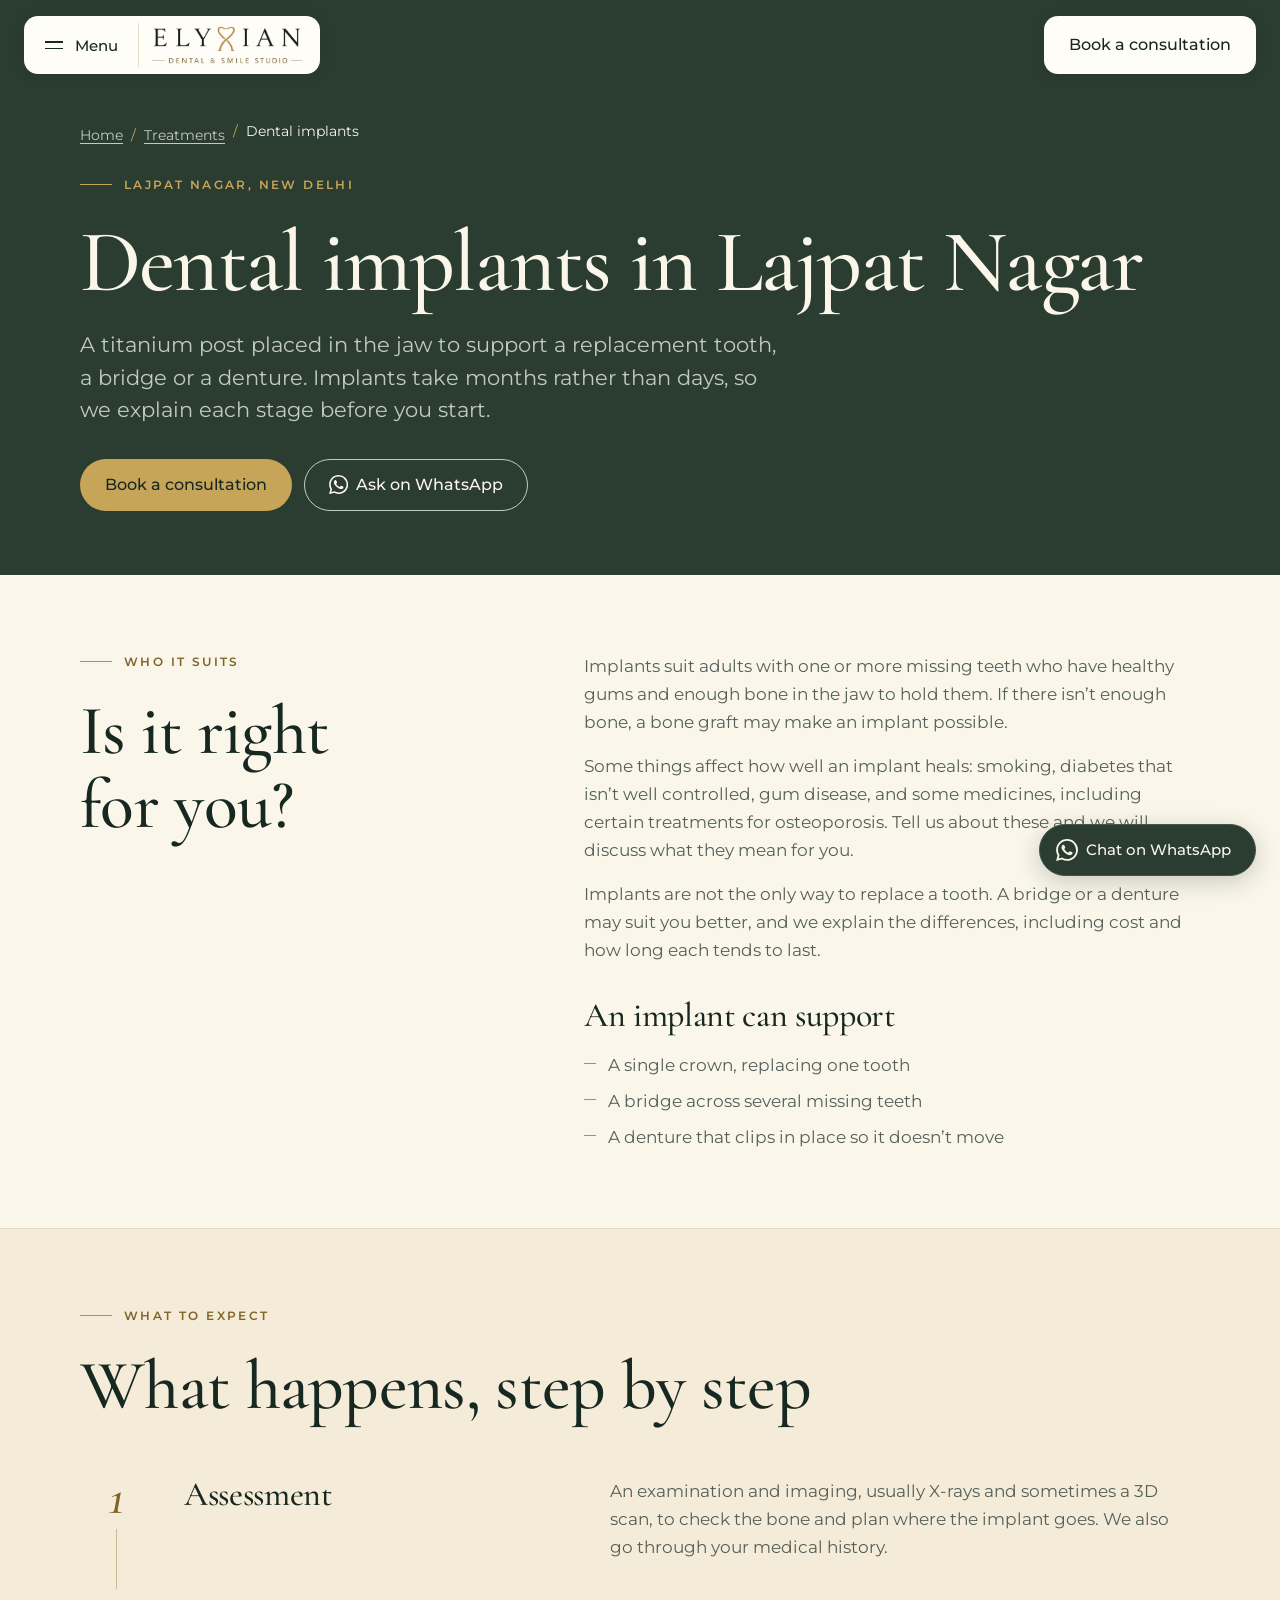
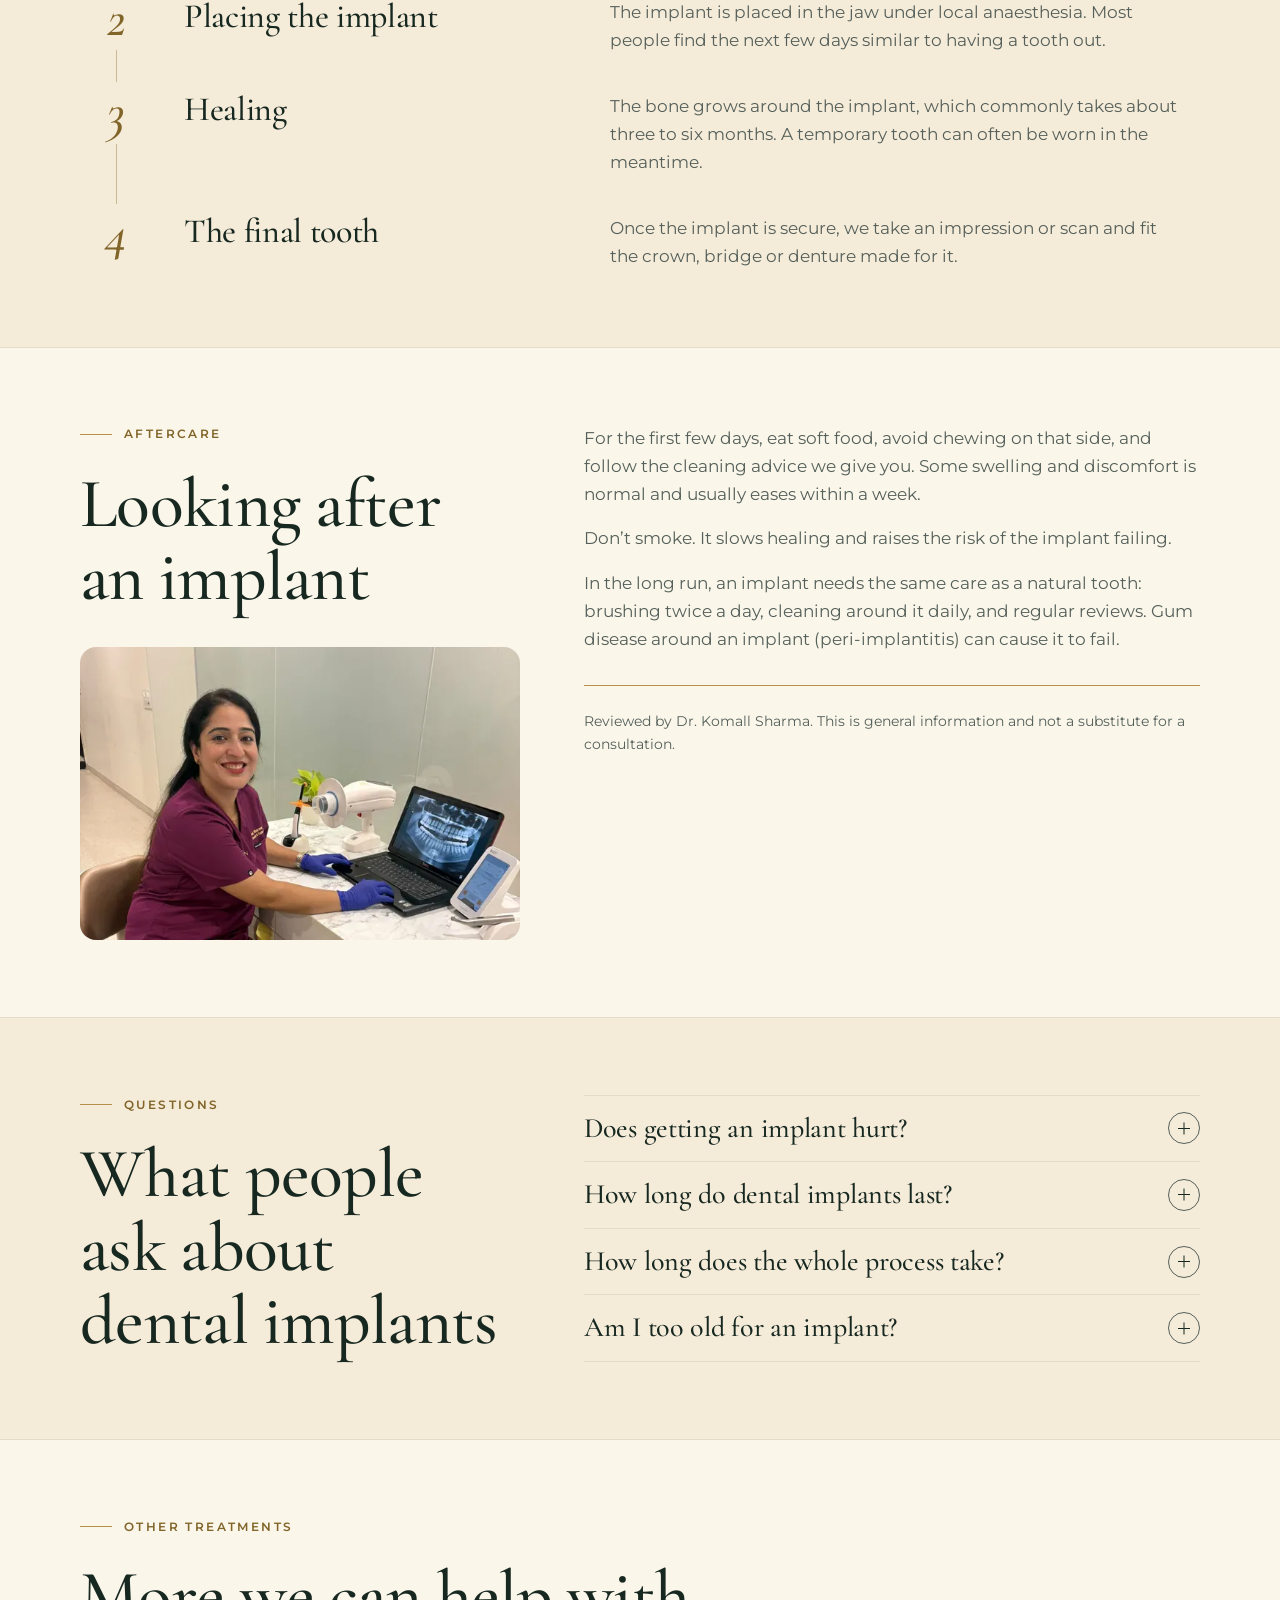
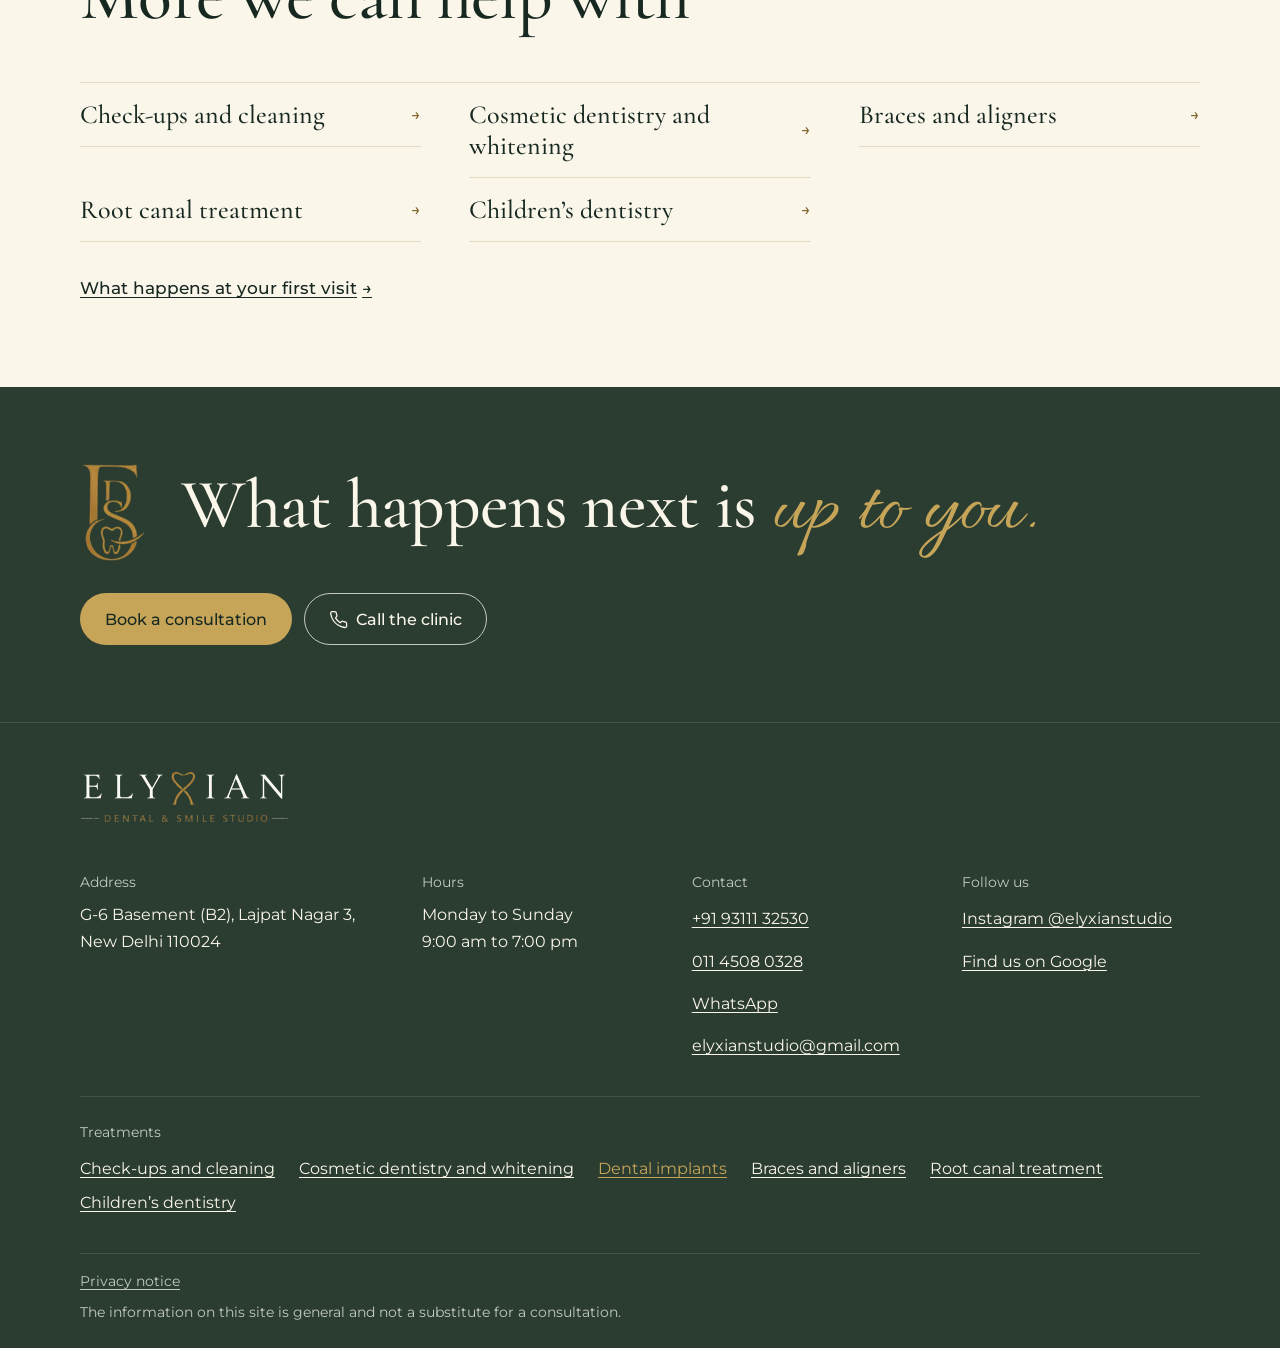
<file: treatments/dental-implants/index.html>
<!doctype html>
<html lang="en-IN">
<head>
<!-- Client to confirm content against current DCI / state dental council advertising rules before publishing. -->
<meta charset="utf-8">
<meta name="viewport" content="width=device-width, initial-scale=1">
<title>Dental Implants in Lajpat Nagar, South Delhi | Elyxian Dental</title>
<meta name="description" content="Dental implants at Elyxian Dental &amp; Smile Studio, Lajpat Nagar. Who they suit, each step from assessment to the final tooth, healing time and aftercare.">
<link rel="canonical" href="https://www.elyxianstudio.com/treatments/dental-implants/">
<meta name="theme-color" content="#faf6ea">
<meta property="og:type" content="article">
<meta property="og:site_name" content="Elyxian Dental &amp; Smile Studio">
<meta property="og:title" content="Dental implants in Lajpat Nagar">
<meta property="og:description" content="Dental implants at Elyxian Dental &amp; Smile Studio, Lajpat Nagar. Who they suit, each step from assessment to the final tooth, healing time and aftercare.">
<meta property="og:url" content="https://www.elyxianstudio.com/treatments/dental-implants/">
<meta property="og:image" content="https://www.elyxianstudio.com/assets/og-image.jpg">
<meta property="og:image:width" content="1200">
<meta property="og:image:height" content="630">
<meta property="og:image:alt" content="Elyxian Dental &amp; Smile Studio, Lajpat Nagar, New Delhi">
<meta property="og:locale" content="en_IN">
<meta name="twitter:card" content="summary_large_image">
<link rel="icon" href="../../assets/brand/favicon-32.png" sizes="32x32" type="image/png">
<link rel="icon" href="../../assets/brand/favicon-48.png" sizes="48x48" type="image/png">
<link rel="apple-touch-icon" href="../../assets/brand/apple-touch-icon.png">
<link rel="preconnect" href="https://fonts.googleapis.com">
<link rel="preconnect" href="https://fonts.gstatic.com" crossorigin>
<link rel="stylesheet" href="https://fonts.googleapis.com/css2?family=Allura&family=Cormorant+Garamond:ital,wght@0,500;1,500&family=Montserrat:wght@400;500;600&display=swap" media="print" onload="this.media='all'">
<noscript><link rel="stylesheet" href="https://fonts.googleapis.com/css2?family=Allura&family=Cormorant+Garamond:ital,wght@0,500;1,500&family=Montserrat:wght@400;500;600&display=swap"></noscript>
<link rel="stylesheet" href="../../css/styles.css">
<script>document.documentElement.classList.add("js");if(!matchMedia("(prefers-reduced-motion: reduce)").matches)document.documentElement.classList.add("motion")</script>
<script src="../../js/main.js" defer></script>
<script type="application/ld+json">
{
 "@context": "https://schema.org",
 "@graph": [
  {
   "@type": "BreadcrumbList",
   "itemListElement": [
    {
     "@type": "ListItem",
     "position": 1,
     "name": "Home",
     "item": "https://www.elyxianstudio.com/"
    },
    {
     "@type": "ListItem",
     "position": 2,
     "name": "Dental implants",
     "item": "https://www.elyxianstudio.com/treatments/dental-implants/"
    }
   ]
  },
  {
   "@type": "MedicalWebPage",
   "@id": "https://www.elyxianstudio.com/treatments/dental-implants/",
   "url": "https://www.elyxianstudio.com/treatments/dental-implants/",
   "name": "Dental implants in Lajpat Nagar",
   "description": "Dental implants at Elyxian Dental & Smile Studio, Lajpat Nagar. Who they suit, each step from assessment to the final tooth, healing time and aftercare.",
   "inLanguage": "en-IN",
   "specialty": "Dentistry",
   "about": {
    "@type": "MedicalProcedure",
    "name": "Dental implant"
   },
   "publisher": {
    "@id": "https://www.elyxianstudio.com/#clinic"
   }
  }
 ]
}
</script>
</head>
<body data-page="treatment">
<a class="skip-link" href="#main">Skip to main content</a>

<svg width="0" height="0" style="position:absolute" aria-hidden="true" focusable="false">
  <symbol id="i-wa" viewBox="0 0 24 24"><path fill="currentColor" d="M17.472 14.382c-.297-.149-1.758-.867-2.03-.967-.273-.099-.471-.148-.67.15-.197.297-.767.966-.94 1.164-.173.199-.347.223-.644.075-.297-.15-1.255-.463-2.39-1.475-.883-.788-1.48-1.761-1.653-2.059-.173-.297-.018-.458.13-.606.134-.133.298-.347.446-.52.149-.174.198-.298.298-.497.099-.198.05-.371-.025-.52-.075-.149-.669-1.612-.916-2.207-.242-.579-.487-.5-.669-.51-.173-.008-.371-.01-.57-.01-.198 0-.52.074-.792.372-.272.297-1.04 1.016-1.04 2.479 0 1.462 1.065 2.875 1.213 3.074.149.198 2.096 3.2 5.077 4.487.709.306 1.262.489 1.694.625.712.227 1.36.195 1.871.118.571-.085 1.758-.719 2.006-1.413.248-.694.248-1.289.173-1.413-.074-.124-.272-.198-.57-.347m-5.421 7.403h-.004a9.87 9.87 0 01-5.031-1.378l-.361-.214-3.741.982.998-3.648-.235-.374a9.86 9.86 0 01-1.51-5.26c.001-5.45 4.436-9.884 9.888-9.884 2.64 0 5.122 1.03 6.988 2.898a9.825 9.825 0 012.893 6.994c-.003 5.45-4.437 9.884-9.885 9.884m8.413-18.297A11.815 11.815 0 0012.05 0C5.495 0 .16 5.335.157 11.892c0 2.096.547 4.142 1.588 5.945L.057 24l6.305-1.654a11.882 11.882 0 005.683 1.448h.005c6.554 0 11.89-5.335 11.893-11.893a11.821 11.821 0 00-3.48-8.413z"/></symbol>
  <symbol id="i-phone" viewBox="0 0 24 24"><path fill="none" stroke="currentColor" stroke-width="1.6" stroke-linecap="round" stroke-linejoin="round" d="M22 16.9v3a2 2 0 0 1-2.2 2 19.8 19.8 0 0 1-8.6-3.1 19.5 19.5 0 0 1-6-6A19.8 19.8 0 0 1 2.1 4.2 2 2 0 0 1 4.1 2h3a2 2 0 0 1 2 1.7c.1 1 .4 1.9.7 2.8a2 2 0 0 1-.5 2.1L8.1 9.9a16 16 0 0 0 6 6l1.300-1.300a2 2 0 0 1 2.100-.4c.9.3 1.800.6 2.800.7a2 2 0 0 1 1.700 2z"/></symbol>
  <symbol id="i-cal" viewBox="0 0 24 24"><path fill="none" stroke="currentColor" stroke-width="1.6" stroke-linecap="round" stroke-linejoin="round" d="M3 5h18v16H3zM3 10h18M8 3v4M16 3v4"/></symbol>
</svg>


<header class="site-header">
  <div class="header-inner">
    <div class="chip">
      <button class="menu-toggle" type="button" aria-expanded="false" aria-controls="site-nav"><span class="burger" aria-hidden="true"></span><span class="menu-label">Menu</span></button>
      <a class="brand" href="../../index.html"><img src="../../assets/brand/logo-wordmark.webp" width="209" height="52" alt="Elyxian Dental &amp; Smile Studio, home"></a>
    </div>
    <a class="btn btn--primary chip-book" href="../../book.html?treatment=implants">Book a consultation</a>
  </div>
  <nav class="site-nav" id="site-nav" aria-label="Main">
    <ol class="nav-list">
      <li><a href="../../index.html#experience">Your first visit</a></li>
      <li><a href="../../index.html#doctor">The doctor</a></li>
      <li><a href="../../index.html#treatments">Treatments</a></li>
      <li><a href="../../index.html#essentials">Oral health</a></li>
      <li><a href="../../index.html#faq">FAQ</a></li>
      <li><a href="../../book.html#visit">Visit us</a></li>
    </ol>
    <div class="nav-foot">
      <a class="btn btn--primary" href="../../book.html?treatment=implants">Book a consultation</a>
      <a class="btn btn--ghost" data-link="whatsapp" href="https://wa.me/919311132530" rel="noopener"><svg aria-hidden="true"><use href="#i-wa"/></svg>WhatsApp</a>
      <a class="btn btn--ghost" data-link="call" href="tel:+919311132530"><svg aria-hidden="true"><use href="#i-phone"/></svg>Call</a>
    </div>
  </nav>
</header>

<main id="main">
  <section class="page-head on-dark">
    <div class="wrap">
      <nav class="crumbs" aria-label="Breadcrumb">
        <ol>
          <li><a href="../../index.html">Home</a></li>
          <li><a href="../../index.html#treatments">Treatments</a></li>
          <li aria-current="page">Dental implants</li>
        </ol>
      </nav>
      <p class="eyebrow">Lajpat Nagar, New Delhi</p>
      <h1>Dental implants in Lajpat Nagar</h1>
      <p class="lead">A titanium post placed in the jaw to support a replacement tooth, a bridge or a denture. Implants take months rather than days, so we explain each stage before you start.</p>
      <div class="btn-row page-head-actions">
        <a class="btn btn--primary" href="../../book.html?treatment=implants">Book a consultation</a>
        <a class="btn btn--ghost" data-link="whatsapp" href="https://wa.me/919311132530" rel="noopener"><svg aria-hidden="true"><use href="#i-wa"/></svg>Ask on WhatsApp</a>
      </div>
    </div>
  </section>

  <!-- [CONFIRM] Sample clinical content. The doctor should review this page, and confirm the clinic provides each treatment listed. -->
  <section class="section" id="suits" aria-labelledby="suits-title">
    <div class="wrap split">
      <div class="section-head reveal">
        <p class="eyebrow">Who it suits</p>
        <h2 id="suits-title">Is it right for you?</h2>
      </div>
      <div class="prose reveal">
          <p>Implants suit adults with one or more missing teeth who have healthy gums and enough bone in the jaw to hold them. If there isn’t enough bone, a bone graft may make an implant possible.</p>
          <p>Some things affect how well an implant heals: smoking, diabetes that isn’t well controlled, gum disease, and some medicines, including certain treatments for osteoporosis. Tell us about these and we will discuss what they mean for you.</p>
          <p>Implants are not the only way to replace a tooth. A bridge or a denture may suit you better, and we explain the differences, including cost and how long each tends to last.</p>
          <h3>An implant can support</h3>
          <ul class="ticks">
            <li>A single crown, replacing one tooth</li>
            <li>A bridge across several missing teeth</li>
            <li>A denture that clips in place so it doesn’t move</li>
          </ul>
      </div>
    </div>
  </section>

  <section class="section section--deep" id="steps" aria-labelledby="steps-title">
    <div class="wrap">
      <div class="section-head reveal">
        <p class="eyebrow">What to expect</p>
        <h2 id="steps-title">What happens, step by step</h2>
      </div>
      <ol class="timeline">
        <li class="step reveal">
          <span class="step-num" aria-hidden="true">1</span>
          <h3>Assessment</h3>
          <p>An examination and imaging, usually X-rays and sometimes a 3D scan, to check the bone and plan where the implant goes. We also go through your medical history.</p>
        </li>
        <li class="step reveal">
          <span class="step-num" aria-hidden="true">2</span>
          <h3>Placing the implant</h3>
          <p>The implant is placed in the jaw under local anaesthesia. Most people find the next few days similar to having a tooth out.</p>
        </li>
        <li class="step reveal">
          <span class="step-num" aria-hidden="true">3</span>
          <h3>Healing</h3>
          <p>The bone grows around the implant, which commonly takes about three to six months. A temporary tooth can often be worn in the meantime.</p>
        </li>
        <li class="step reveal">
          <span class="step-num" aria-hidden="true">4</span>
          <h3>The final tooth</h3>
          <p>Once the implant is secure, we take an impression or scan and fit the crown, bridge or denture made for it.</p>
        </li>
      </ol>
    </div>
  </section>

  <section class="section" id="aftercare" aria-labelledby="aftercare-title">
    <div class="wrap split">
      <div class="section-head reveal">
        <p class="eyebrow">Aftercare</p>
        <h2 id="aftercare-title">Looking after an implant</h2>
        <figure class="figure figure--round treat-figure"><img src="../../assets/photos/care-imaging-600.webp" srcset="../../assets/photos/care-imaging-600.webp 600w, ../../assets/photos/care-imaging-1200.webp 1200w" sizes="(min-width: 48rem) 40vw, 100vw" width="600" height="400" loading="lazy" decoding="async" alt="Dr. Komall Sharma at a workstation with a full-mouth dental X-ray open on a laptop"></figure>
      </div>
      <div class="prose reveal">
          <p>For the first few days, eat soft food, avoid chewing on that side, and follow the cleaning advice we give you. Some swelling and discomfort is normal and usually eases within a week.</p>
          <p>Don’t smoke. It slows healing and raises the risk of the implant failing.</p>
          <p>In the long run, an implant needs the same care as a natural tooth: brushing twice a day, cleaning around it daily, and regular reviews. Gum disease around an implant (peri-implantitis) can cause it to fail.</p>
        <div class="note-block small-note">
          <p>Reviewed by <span data-c="doctorName">Dr. Komall Sharma</span>. This is general information and not a substitute for a consultation.</p>
        </div>
      </div>
    </div>
  </section>

  <section class="section section--deep" id="questions" aria-labelledby="questions-title">
    <div class="wrap split">
      <div class="section-head reveal">
        <p class="eyebrow">Questions</p>
        <h2 id="questions-title">What people ask about dental implants</h2>
      </div>
      <div class="disclosure-list accordion reveal" data-faq>
        <details class="disclosure">
          <summary><h3 class="disclosure-title">Does getting an implant hurt?</h3><span class="plus" aria-hidden="true"></span></summary>
          <div class="disclosure-body"><p>The procedure is done under local anaesthesia, so you should feel pressure but not pain. Afterwards, most people manage the soreness with ordinary pain relief for a few days.</p></div>
        </details>
        <details class="disclosure">
          <summary><h3 class="disclosure-title">How long do dental implants last?</h3><span class="plus" aria-hidden="true"></span></summary>
          <div class="disclosure-body"><p>With good cleaning and regular reviews, implants can last for many years. The crown on top may need replacing at some point because of wear. Smoking and gum disease shorten an implant’s life.</p></div>
        </details>
        <details class="disclosure">
          <summary><h3 class="disclosure-title">How long does the whole process take?</h3><span class="plus" aria-hidden="true"></span></summary>
          <div class="disclosure-body"><p>Usually several months from assessment to the final tooth, mainly because the bone needs time to heal around the implant. It takes longer if you need a bone graft first.</p></div>
        </details>
        <details class="disclosure">
          <summary><h3 class="disclosure-title">Am I too old for an implant?</h3><span class="plus" aria-hidden="true"></span></summary>
          <div class="disclosure-body"><p>Age alone is rarely the deciding factor. What matters more is your general health, the bone in your jaw, and whether you can keep the area clean.</p></div>
        </details>
      </div>
    </div>
  </section>

  <section class="section" id="related" aria-labelledby="related-title">
    <div class="wrap">
      <div class="section-head reveal">
        <p class="eyebrow">Other treatments</p>
        <h2 id="related-title">More we can help with</h2>
      </div>
      <ul class="related-list reveal">
        <li><a href="../general-dentistry/">Check-ups and cleaning</a></li>
        <li><a href="../cosmetic-dentistry/">Cosmetic dentistry and whitening</a></li>
        <li><a href="../braces-and-aligners/">Braces and aligners</a></li>
        <li><a href="../root-canal-treatment/">Root canal treatment</a></li>
        <li><a href="../childrens-dentistry/">Children’s dentistry</a></li>
      </ul>
      <p class="related-more"><a class="text-link" href="../../index.html#experience">What happens at your first visit</a></p>
    </div>
  </section>

  <section class="closing on-dark" aria-labelledby="closing-title">
    <div class="wrap reveal">
      <div class="closing-head">
        <img class="closing-mark" src="../../assets/brand/monogram.webp" width="49" height="72" loading="lazy" decoding="async" alt="">
        <h2 id="closing-title">What happens next is <em>up to you.</em></h2>
      </div>
      <div class="btn-row">
        <a class="btn btn--primary" href="../../book.html?treatment=implants">Book a consultation</a>
        <a class="btn btn--ghost" data-link="call" href="tel:+919311132530"><svg aria-hidden="true"><use href="#i-phone"/></svg>Call the clinic</a>
      </div>
    </div>
  </section>
</main>

<footer class="site-footer on-dark">
  <div class="wrap">
    <img class="footer-logo" src="../../assets/brand/logo-wordmark-light.webp" width="209" height="52" loading="lazy" decoding="async" alt="Elyxian Dental &amp; Smile Studio">
    <div class="footer-grid">
      <div>
        <p class="footer-label">Address</p>
        <address data-c="addressFull">G-6 Basement (B2), Lajpat Nagar 3, New Delhi 110024</address>
      </div>
      <div>
        <p class="footer-label">Hours</p>
        <ul data-hours><li><span>Monday to Sunday</span> <span>9:00 am to 7:00 pm</span></li></ul>
      </div>
      <div>
        <p class="footer-label">Contact</p>
        <ul>
          <li><a data-link="call" href="tel:+919311132530"><span data-c="phone">+91 93111 32530</span></a></li>
          <li><a data-link="landline" href="tel:+911145080328"><span data-c="landline">011 4508 0328</span></a></li>
          <li><a data-link="whatsapp" href="https://wa.me/919311132530" rel="noopener">WhatsApp</a></li>
          <li><a data-link="email" href="mailto:elyxianstudio@gmail.com"><span data-c="email">elyxianstudio@gmail.com</span></a></li>
        </ul>
      </div>
      <div>
        <p class="footer-label">Follow us</p>
        <ul>
          <li><a href="https://www.instagram.com/elyxianstudio/" rel="noopener" target="_blank">Instagram @elyxianstudio</a></li>
          <li><a href="https://share.google/JAMDHW9OpqZD8e9Vp" rel="noopener" target="_blank">Find us on Google</a></li>
        </ul>
      </div>
    </div>
    <nav class="footer-links" aria-label="Treatments">
      <p class="footer-label">Treatments</p>
      <ul>
        <li><a href="../general-dentistry/">Check-ups and cleaning</a></li>
        <li><a href="../cosmetic-dentistry/">Cosmetic dentistry and whitening</a></li>
        <li><a href="../dental-implants/" aria-current="page">Dental implants</a></li>
        <li><a href="../braces-and-aligners/">Braces and aligners</a></li>
        <li><a href="../root-canal-treatment/">Root canal treatment</a></li>
        <li><a href="../childrens-dentistry/">Children’s dentistry</a></li>
      </ul>
    </nav>
    <div class="footer-base">
      <p><a href="../../book.html#privacy">Privacy notice</a></p>
      <p>The information on this site is general and not a substitute for a consultation.</p>
    </div>
  </div>
</footer>

<nav class="action-bar" aria-label="Quick actions">
  <a data-link="call" href="tel:+919311132530"><svg aria-hidden="true"><use href="#i-phone"/></svg>Call</a>
  <a data-link="whatsapp" href="https://wa.me/919311132530" rel="noopener"><svg aria-hidden="true"><use href="#i-wa"/></svg>WhatsApp</a>
  <a href="../../book.html?treatment=implants"><svg aria-hidden="true"><use href="#i-cal"/></svg>Book</a>
</nav>
<a class="wa-float" data-link="whatsapp" href="https://wa.me/919311132530" rel="noopener"><svg aria-hidden="true"><use href="#i-wa"/></svg>Chat on WhatsApp</a>
</body>
</html>
</file>
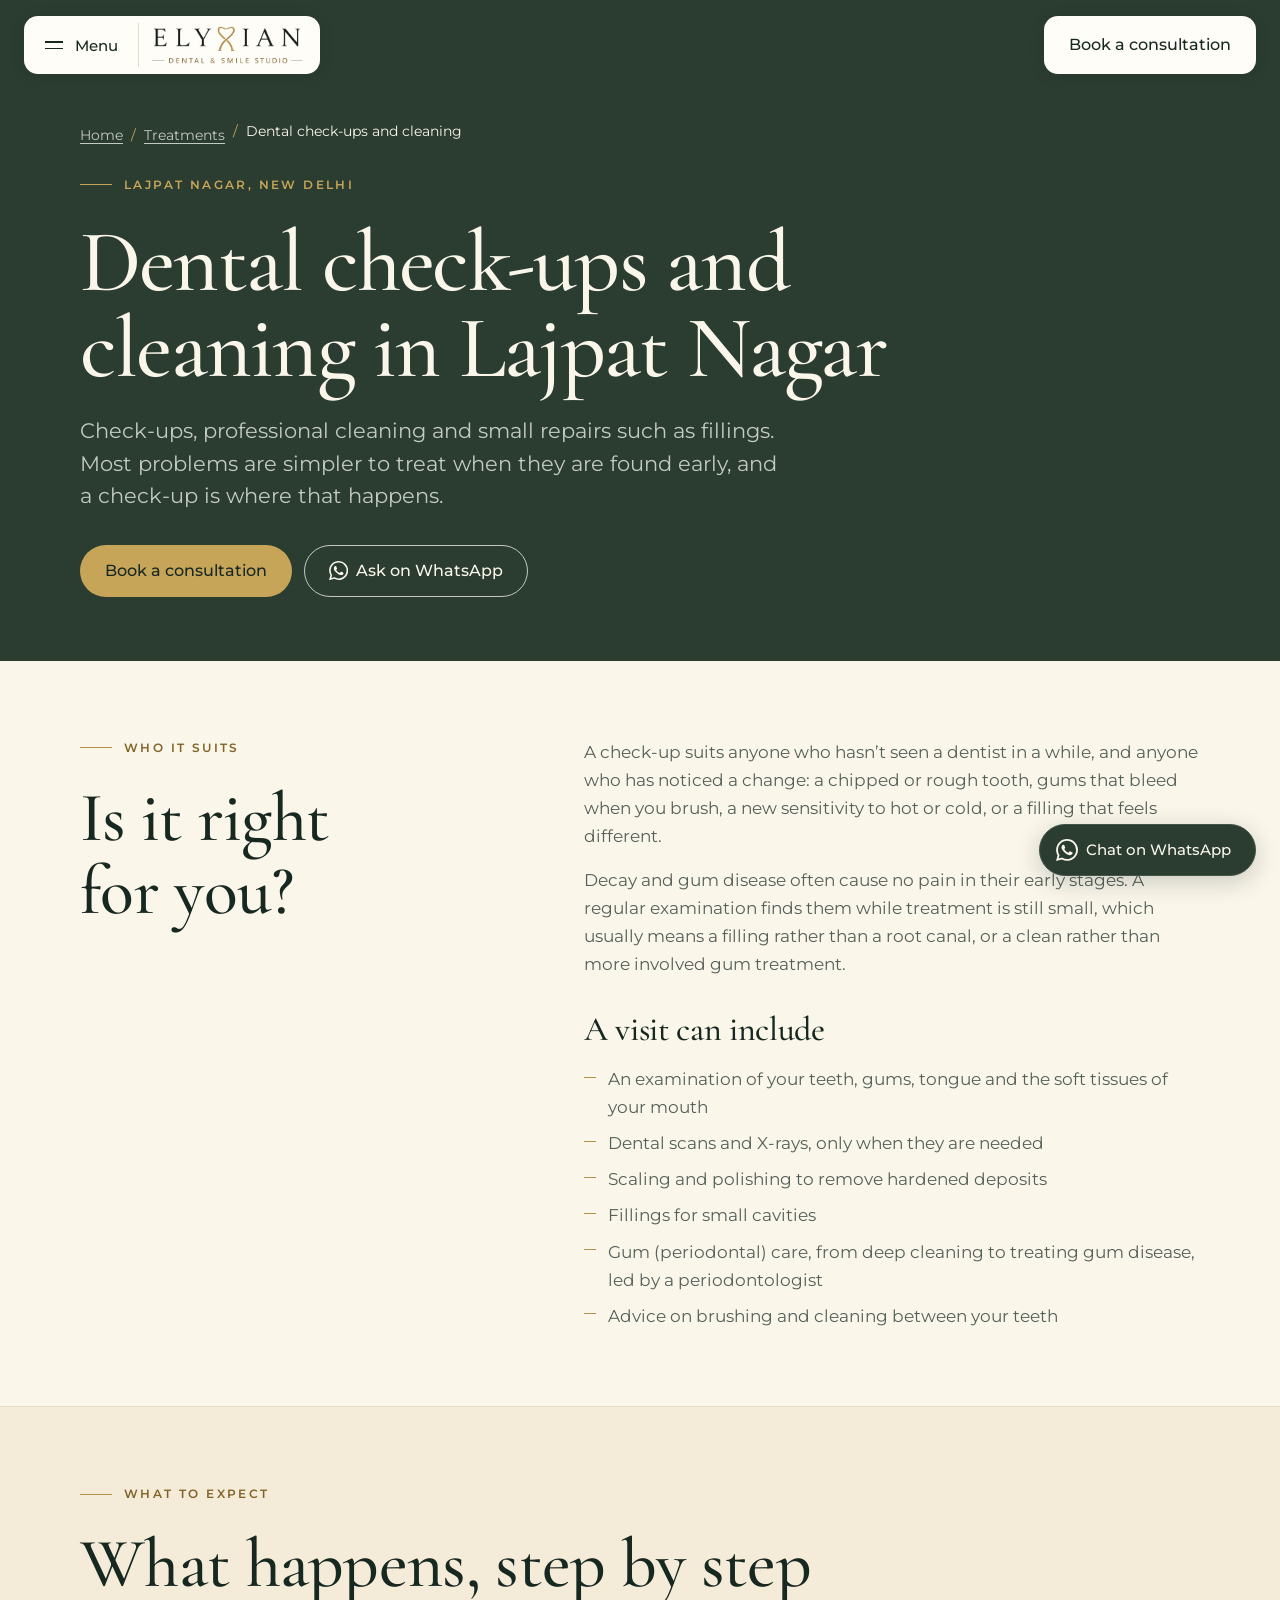
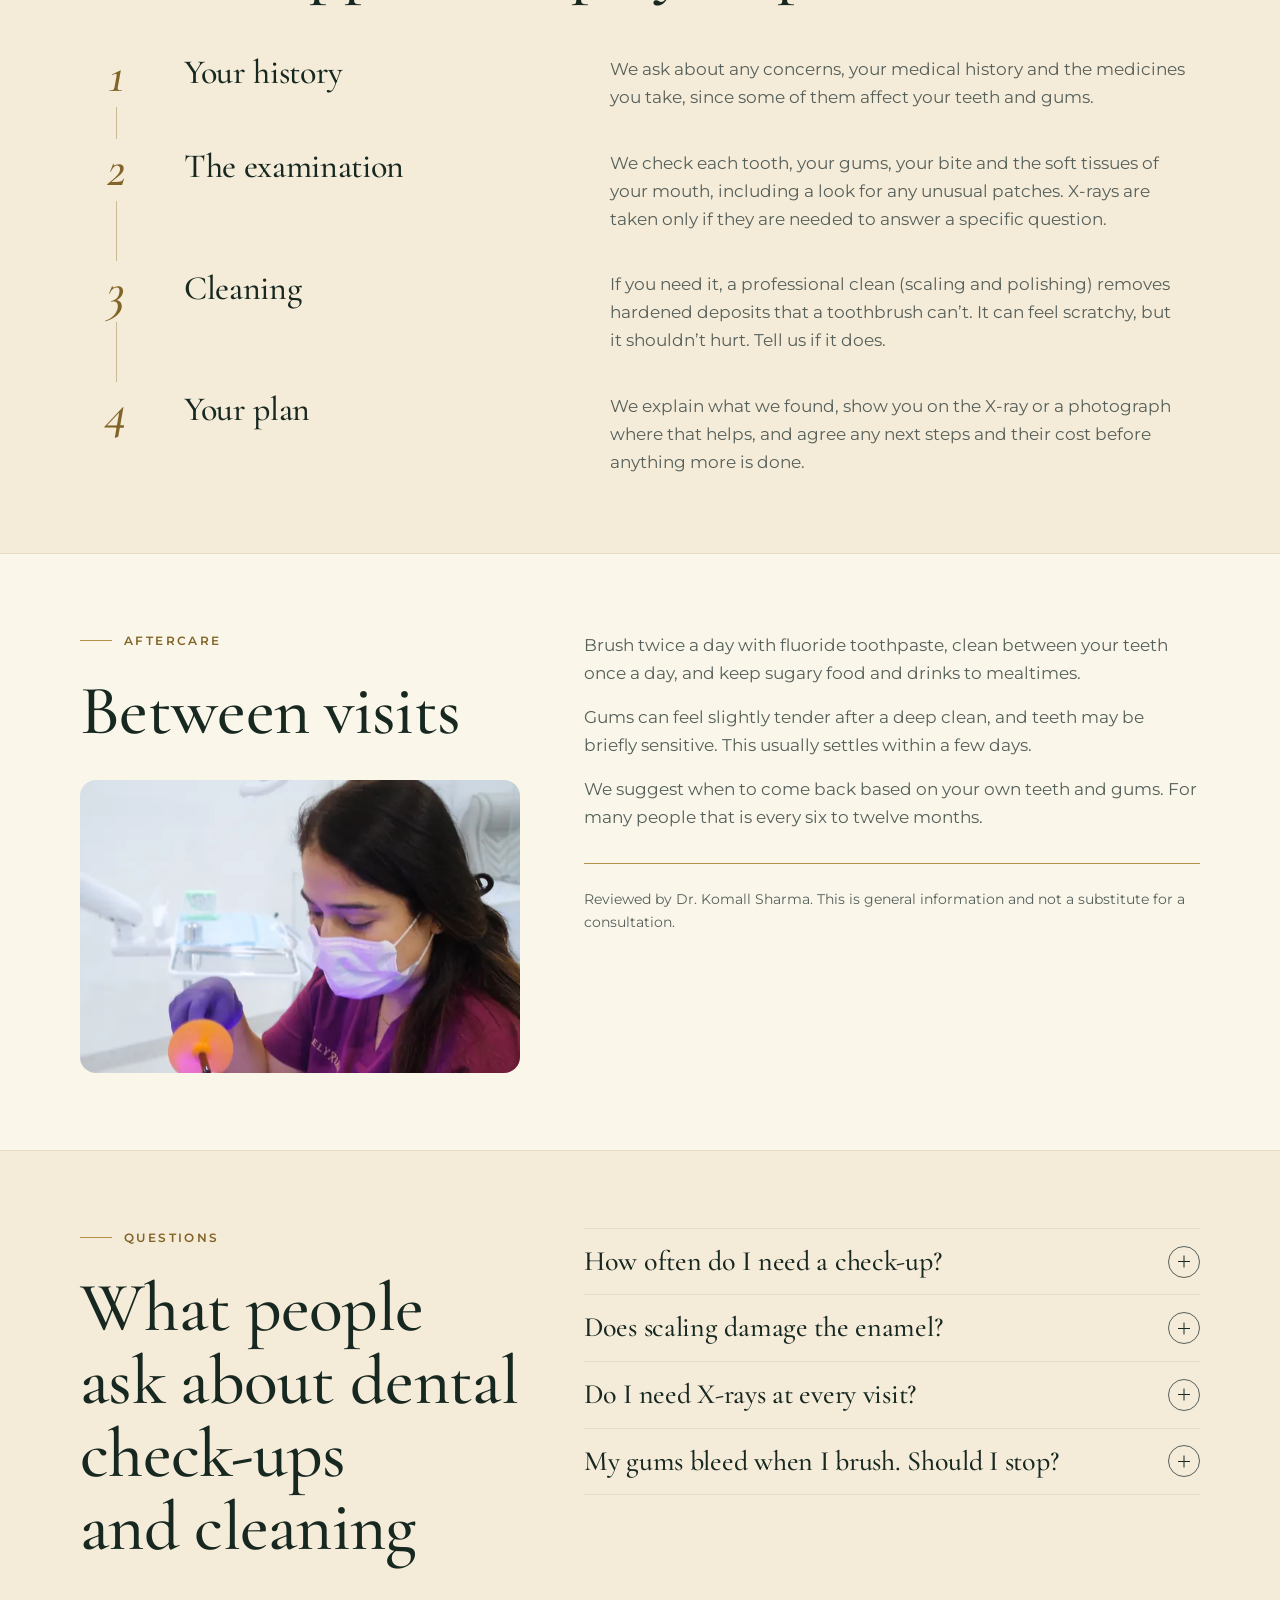
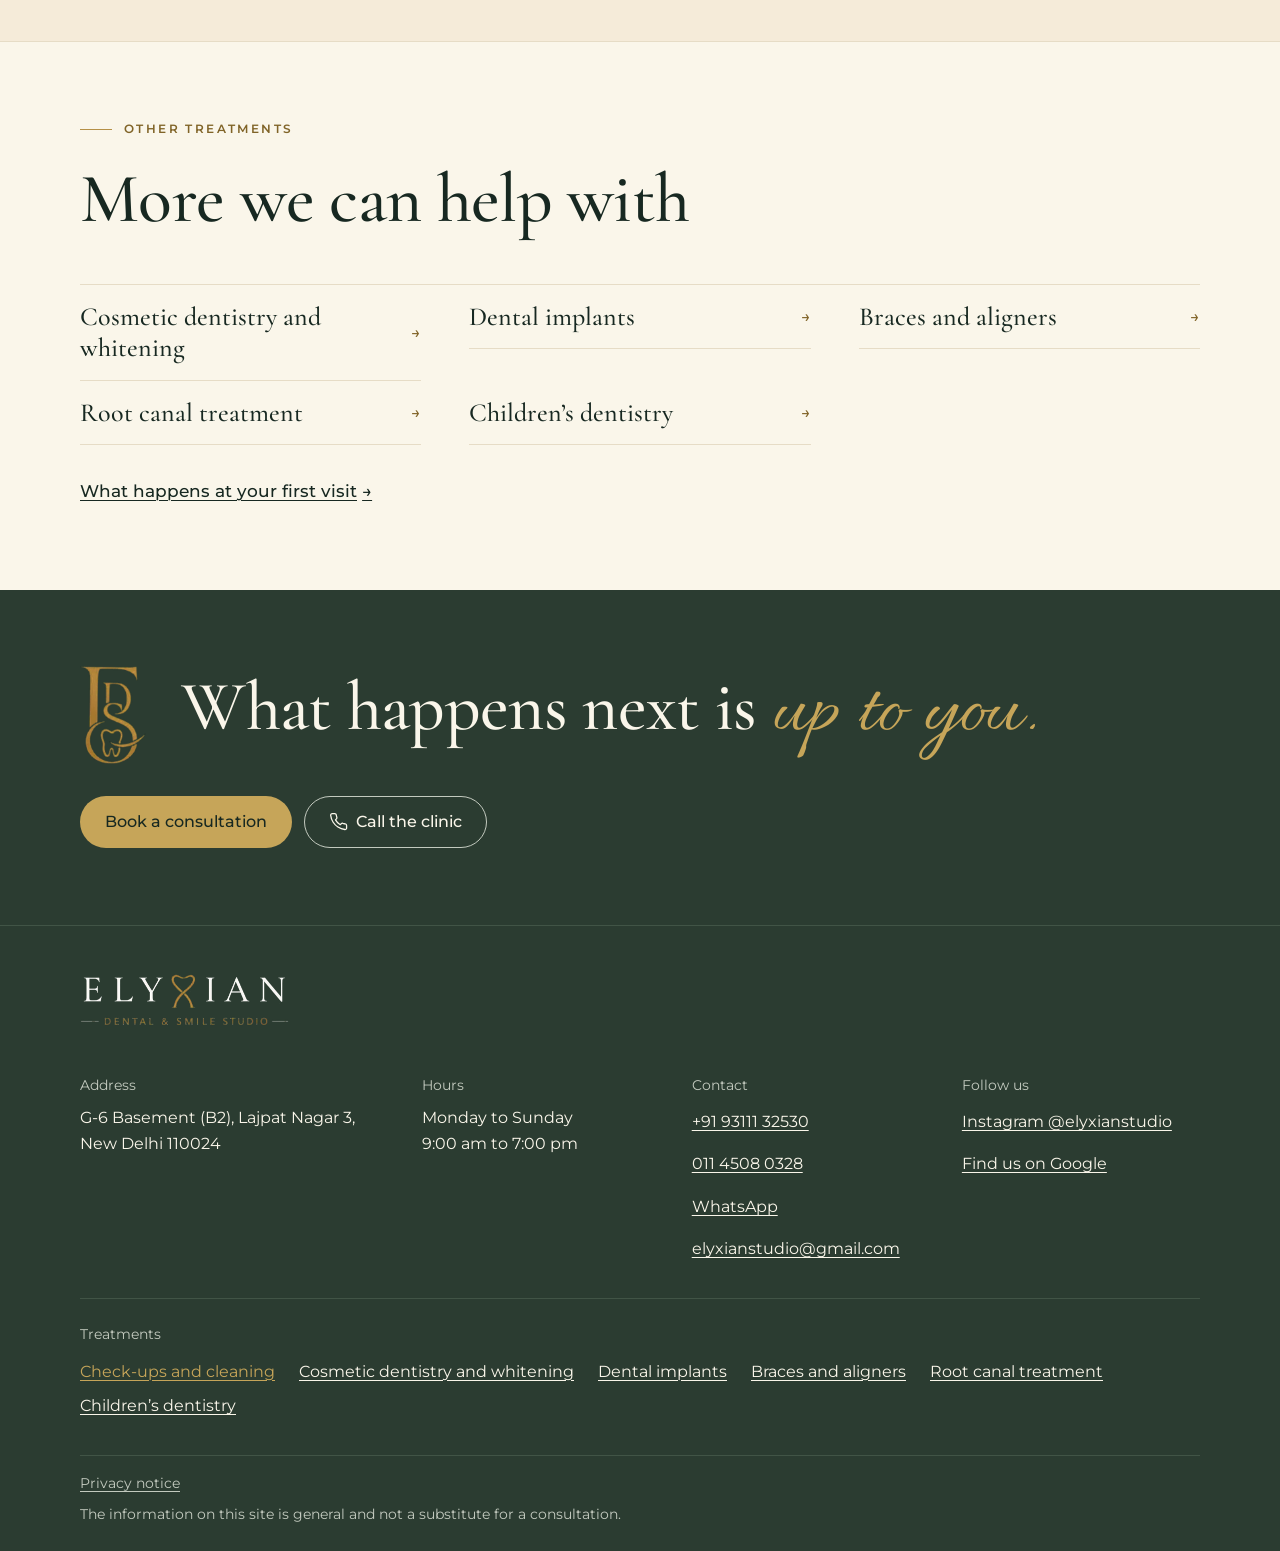
<file: treatments/general-dentistry/index.html>
<!doctype html>
<html lang="en-IN">
<head>
<!-- Client to confirm content against current DCI / state dental council advertising rules before publishing. -->
<meta charset="utf-8">
<meta name="viewport" content="width=device-width, initial-scale=1">
<title>Dental Check-up &amp; Cleaning in Lajpat Nagar | Elyxian Dental</title>
<meta name="description" content="Check-ups, cleaning, fillings and gum care at Elyxian Dental &amp; Smile Studio in Lajpat Nagar, New Delhi. See what happens at each visit, then book.">
<link rel="canonical" href="https://www.elyxianstudio.com/treatments/general-dentistry/">
<meta name="theme-color" content="#faf6ea">
<meta property="og:type" content="article">
<meta property="og:site_name" content="Elyxian Dental &amp; Smile Studio">
<meta property="og:title" content="Dental check-ups and cleaning in Lajpat Nagar">
<meta property="og:description" content="Check-ups, cleaning, fillings and gum care at Elyxian Dental &amp; Smile Studio in Lajpat Nagar, New Delhi. See what happens at each visit, then book.">
<meta property="og:url" content="https://www.elyxianstudio.com/treatments/general-dentistry/">
<meta property="og:image" content="https://www.elyxianstudio.com/assets/og-image.jpg">
<meta property="og:image:width" content="1200">
<meta property="og:image:height" content="630">
<meta property="og:image:alt" content="Elyxian Dental &amp; Smile Studio, Lajpat Nagar, New Delhi">
<meta property="og:locale" content="en_IN">
<meta name="twitter:card" content="summary_large_image">
<link rel="icon" href="../../assets/brand/favicon-32.png" sizes="32x32" type="image/png">
<link rel="icon" href="../../assets/brand/favicon-48.png" sizes="48x48" type="image/png">
<link rel="apple-touch-icon" href="../../assets/brand/apple-touch-icon.png">
<link rel="preconnect" href="https://fonts.googleapis.com">
<link rel="preconnect" href="https://fonts.gstatic.com" crossorigin>
<link rel="stylesheet" href="https://fonts.googleapis.com/css2?family=Allura&family=Cormorant+Garamond:ital,wght@0,500;1,500&family=Montserrat:wght@400;500;600&display=swap" media="print" onload="this.media='all'">
<noscript><link rel="stylesheet" href="https://fonts.googleapis.com/css2?family=Allura&family=Cormorant+Garamond:ital,wght@0,500;1,500&family=Montserrat:wght@400;500;600&display=swap"></noscript>
<link rel="stylesheet" href="../../css/styles.css">
<script>document.documentElement.classList.add("js");if(!matchMedia("(prefers-reduced-motion: reduce)").matches)document.documentElement.classList.add("motion")</script>
<script src="../../js/main.js" defer></script>
<script type="application/ld+json">
{
 "@context": "https://schema.org",
 "@graph": [
  {
   "@type": "BreadcrumbList",
   "itemListElement": [
    {
     "@type": "ListItem",
     "position": 1,
     "name": "Home",
     "item": "https://www.elyxianstudio.com/"
    },
    {
     "@type": "ListItem",
     "position": 2,
     "name": "Dental check-ups and cleaning",
     "item": "https://www.elyxianstudio.com/treatments/general-dentistry/"
    }
   ]
  },
  {
   "@type": "MedicalWebPage",
   "@id": "https://www.elyxianstudio.com/treatments/general-dentistry/",
   "url": "https://www.elyxianstudio.com/treatments/general-dentistry/",
   "name": "Dental check-ups and cleaning in Lajpat Nagar",
   "description": "Check-ups, cleaning, fillings and gum care at Elyxian Dental & Smile Studio in Lajpat Nagar, New Delhi. See what happens at each visit, then book.",
   "inLanguage": "en-IN",
   "specialty": "Dentistry",
   "about": {
    "@type": "MedicalProcedure",
    "name": "Dental check-up and professional cleaning"
   },
   "publisher": {
    "@id": "https://www.elyxianstudio.com/#clinic"
   }
  }
 ]
}
</script>
</head>
<body data-page="treatment">
<a class="skip-link" href="#main">Skip to main content</a>

<svg width="0" height="0" style="position:absolute" aria-hidden="true" focusable="false">
  <symbol id="i-wa" viewBox="0 0 24 24"><path fill="currentColor" d="M17.472 14.382c-.297-.149-1.758-.867-2.03-.967-.273-.099-.471-.148-.67.15-.197.297-.767.966-.94 1.164-.173.199-.347.223-.644.075-.297-.15-1.255-.463-2.39-1.475-.883-.788-1.48-1.761-1.653-2.059-.173-.297-.018-.458.13-.606.134-.133.298-.347.446-.52.149-.174.198-.298.298-.497.099-.198.05-.371-.025-.52-.075-.149-.669-1.612-.916-2.207-.242-.579-.487-.5-.669-.51-.173-.008-.371-.01-.57-.01-.198 0-.52.074-.792.372-.272.297-1.04 1.016-1.04 2.479 0 1.462 1.065 2.875 1.213 3.074.149.198 2.096 3.2 5.077 4.487.709.306 1.262.489 1.694.625.712.227 1.36.195 1.871.118.571-.085 1.758-.719 2.006-1.413.248-.694.248-1.289.173-1.413-.074-.124-.272-.198-.57-.347m-5.421 7.403h-.004a9.87 9.87 0 01-5.031-1.378l-.361-.214-3.741.982.998-3.648-.235-.374a9.86 9.86 0 01-1.51-5.26c.001-5.45 4.436-9.884 9.888-9.884 2.64 0 5.122 1.03 6.988 2.898a9.825 9.825 0 012.893 6.994c-.003 5.45-4.437 9.884-9.885 9.884m8.413-18.297A11.815 11.815 0 0012.05 0C5.495 0 .16 5.335.157 11.892c0 2.096.547 4.142 1.588 5.945L.057 24l6.305-1.654a11.882 11.882 0 005.683 1.448h.005c6.554 0 11.89-5.335 11.893-11.893a11.821 11.821 0 00-3.48-8.413z"/></symbol>
  <symbol id="i-phone" viewBox="0 0 24 24"><path fill="none" stroke="currentColor" stroke-width="1.6" stroke-linecap="round" stroke-linejoin="round" d="M22 16.9v3a2 2 0 0 1-2.2 2 19.8 19.8 0 0 1-8.6-3.1 19.5 19.5 0 0 1-6-6A19.8 19.8 0 0 1 2.1 4.2 2 2 0 0 1 4.1 2h3a2 2 0 0 1 2 1.7c.1 1 .4 1.9.7 2.8a2 2 0 0 1-.5 2.1L8.1 9.9a16 16 0 0 0 6 6l1.300-1.300a2 2 0 0 1 2.100-.4c.9.3 1.800.6 2.800.7a2 2 0 0 1 1.700 2z"/></symbol>
  <symbol id="i-cal" viewBox="0 0 24 24"><path fill="none" stroke="currentColor" stroke-width="1.6" stroke-linecap="round" stroke-linejoin="round" d="M3 5h18v16H3zM3 10h18M8 3v4M16 3v4"/></symbol>
</svg>


<header class="site-header">
  <div class="header-inner">
    <div class="chip">
      <button class="menu-toggle" type="button" aria-expanded="false" aria-controls="site-nav"><span class="burger" aria-hidden="true"></span><span class="menu-label">Menu</span></button>
      <a class="brand" href="../../index.html"><img src="../../assets/brand/logo-wordmark.webp" width="209" height="52" alt="Elyxian Dental &amp; Smile Studio, home"></a>
    </div>
    <a class="btn btn--primary chip-book" href="../../book.html?treatment=general">Book a consultation</a>
  </div>
  <nav class="site-nav" id="site-nav" aria-label="Main">
    <ol class="nav-list">
      <li><a href="../../index.html#experience">Your first visit</a></li>
      <li><a href="../../index.html#doctor">The doctor</a></li>
      <li><a href="../../index.html#treatments">Treatments</a></li>
      <li><a href="../../index.html#essentials">Oral health</a></li>
      <li><a href="../../index.html#faq">FAQ</a></li>
      <li><a href="../../book.html#visit">Visit us</a></li>
    </ol>
    <div class="nav-foot">
      <a class="btn btn--primary" href="../../book.html?treatment=general">Book a consultation</a>
      <a class="btn btn--ghost" data-link="whatsapp" href="https://wa.me/919311132530" rel="noopener"><svg aria-hidden="true"><use href="#i-wa"/></svg>WhatsApp</a>
      <a class="btn btn--ghost" data-link="call" href="tel:+919311132530"><svg aria-hidden="true"><use href="#i-phone"/></svg>Call</a>
    </div>
  </nav>
</header>

<main id="main">
  <section class="page-head on-dark">
    <div class="wrap">
      <nav class="crumbs" aria-label="Breadcrumb">
        <ol>
          <li><a href="../../index.html">Home</a></li>
          <li><a href="../../index.html#treatments">Treatments</a></li>
          <li aria-current="page">Dental check-ups and cleaning</li>
        </ol>
      </nav>
      <p class="eyebrow">Lajpat Nagar, New Delhi</p>
      <h1>Dental check-ups and cleaning in Lajpat Nagar</h1>
      <p class="lead">Check-ups, professional cleaning and small repairs such as fillings. Most problems are simpler to treat when they are found early, and a check-up is where that happens.</p>
      <div class="btn-row page-head-actions">
        <a class="btn btn--primary" href="../../book.html?treatment=general">Book a consultation</a>
        <a class="btn btn--ghost" data-link="whatsapp" href="https://wa.me/919311132530" rel="noopener"><svg aria-hidden="true"><use href="#i-wa"/></svg>Ask on WhatsApp</a>
      </div>
    </div>
  </section>

  <!-- [CONFIRM] Sample clinical content. The doctor should review this page, and confirm the clinic provides each treatment listed. -->
  <section class="section" id="suits" aria-labelledby="suits-title">
    <div class="wrap split">
      <div class="section-head reveal">
        <p class="eyebrow">Who it suits</p>
        <h2 id="suits-title">Is it right for you?</h2>
      </div>
      <div class="prose reveal">
          <p>A check-up suits anyone who hasn’t seen a dentist in a while, and anyone who has noticed a change: a chipped or rough tooth, gums that bleed when you brush, a new sensitivity to hot or cold, or a filling that feels different.</p>
          <p>Decay and gum disease often cause no pain in their early stages. A regular examination finds them while treatment is still small, which usually means a filling rather than a root canal, or a clean rather than more involved gum treatment.</p>
          <h3>A visit can include</h3>
          <ul class="ticks">
            <li>An examination of your teeth, gums, tongue and the soft tissues of your mouth</li>
            <li>Dental scans and X-rays, only when they are needed</li>
            <li>Scaling and polishing to remove hardened deposits</li>
            <li>Fillings for small cavities</li>
            <li>Gum (periodontal) care, from deep cleaning to treating gum disease, led by a periodontologist</li>
            <li>Advice on brushing and cleaning between your teeth</li>
          </ul>
      </div>
    </div>
  </section>

  <section class="section section--deep" id="steps" aria-labelledby="steps-title">
    <div class="wrap">
      <div class="section-head reveal">
        <p class="eyebrow">What to expect</p>
        <h2 id="steps-title">What happens, step by step</h2>
      </div>
      <ol class="timeline">
        <li class="step reveal">
          <span class="step-num" aria-hidden="true">1</span>
          <h3>Your history</h3>
          <p>We ask about any concerns, your medical history and the medicines you take, since some of them affect your teeth and gums.</p>
        </li>
        <li class="step reveal">
          <span class="step-num" aria-hidden="true">2</span>
          <h3>The examination</h3>
          <p>We check each tooth, your gums, your bite and the soft tissues of your mouth, including a look for any unusual patches. X-rays are taken only if they are needed to answer a specific question.</p>
        </li>
        <li class="step reveal">
          <span class="step-num" aria-hidden="true">3</span>
          <h3>Cleaning</h3>
          <p>If you need it, a professional clean (scaling and polishing) removes hardened deposits that a toothbrush can’t. It can feel scratchy, but it shouldn’t hurt. Tell us if it does.</p>
        </li>
        <li class="step reveal">
          <span class="step-num" aria-hidden="true">4</span>
          <h3>Your plan</h3>
          <p>We explain what we found, show you on the X-ray or a photograph where that helps, and agree any next steps and their cost before anything more is done.</p>
        </li>
      </ol>
    </div>
  </section>

  <section class="section" id="aftercare" aria-labelledby="aftercare-title">
    <div class="wrap split">
      <div class="section-head reveal">
        <p class="eyebrow">Aftercare</p>
        <h2 id="aftercare-title">Between visits</h2>
        <figure class="figure figure--round treat-figure"><img src="../../assets/photos/care-hygiene-600.webp" srcset="../../assets/photos/care-hygiene-600.webp 600w, ../../assets/photos/care-hygiene-1200.webp 1200w" sizes="(min-width: 48rem) 40vw, 100vw" width="600" height="400" loading="lazy" decoding="async" alt="Dr. Komall Sharma in a face mask and gloves, using a dental curing light during treatment"></figure>
      </div>
      <div class="prose reveal">
          <p>Brush twice a day with fluoride toothpaste, clean between your teeth once a day, and keep sugary food and drinks to mealtimes.</p>
          <p>Gums can feel slightly tender after a deep clean, and teeth may be briefly sensitive. This usually settles within a few days.</p>
          <p>We suggest when to come back based on your own teeth and gums. For many people that is every six to twelve months.</p>
        <div class="note-block small-note">
          <p>Reviewed by <span data-c="doctorName">Dr. Komall Sharma</span>. This is general information and not a substitute for a consultation.</p>
        </div>
      </div>
    </div>
  </section>

  <section class="section section--deep" id="questions" aria-labelledby="questions-title">
    <div class="wrap split">
      <div class="section-head reveal">
        <p class="eyebrow">Questions</p>
        <h2 id="questions-title">What people ask about dental check-ups and cleaning</h2>
      </div>
      <div class="disclosure-list accordion reveal" data-faq>
        <details class="disclosure">
          <summary><h3 class="disclosure-title">How often do I need a check-up?</h3><span class="plus" aria-hidden="true"></span></summary>
          <div class="disclosure-body"><p>It depends on your teeth, your gums and your general health. Many people are seen every six to twelve months, and some more often. We will suggest an interval that suits you.</p></div>
        </details>
        <details class="disclosure">
          <summary><h3 class="disclosure-title">Does scaling damage the enamel?</h3><span class="plus" aria-hidden="true"></span></summary>
          <div class="disclosure-body"><p>No. Professional cleaning removes hardened deposits (tartar) from the surface of the tooth without removing enamel. Teeth can feel different or slightly sensitive afterwards, because surfaces that were covered are exposed again. This usually settles within days.</p></div>
        </details>
        <details class="disclosure">
          <summary><h3 class="disclosure-title">Do I need X-rays at every visit?</h3><span class="plus" aria-hidden="true"></span></summary>
          <div class="disclosure-body"><p>No. X-rays are taken when they are needed to answer a specific question, such as checking between teeth or under a filling. How often depends on your risk of decay and gum disease.</p></div>
        </details>
        <details class="disclosure">
          <summary><h3 class="disclosure-title">My gums bleed when I brush. Should I stop?</h3><span class="plus" aria-hidden="true"></span></summary>
          <div class="disclosure-body"><p>No. Bleeding is often an early sign of gum inflammation caused by plaque, and gentle, thorough cleaning usually helps. If it carries on for more than a week or two, book a check-up.</p></div>
        </details>
      </div>
    </div>
  </section>

  <section class="section" id="related" aria-labelledby="related-title">
    <div class="wrap">
      <div class="section-head reveal">
        <p class="eyebrow">Other treatments</p>
        <h2 id="related-title">More we can help with</h2>
      </div>
      <ul class="related-list reveal">
        <li><a href="../cosmetic-dentistry/">Cosmetic dentistry and whitening</a></li>
        <li><a href="../dental-implants/">Dental implants</a></li>
        <li><a href="../braces-and-aligners/">Braces and aligners</a></li>
        <li><a href="../root-canal-treatment/">Root canal treatment</a></li>
        <li><a href="../childrens-dentistry/">Children’s dentistry</a></li>
      </ul>
      <p class="related-more"><a class="text-link" href="../../index.html#experience">What happens at your first visit</a></p>
    </div>
  </section>

  <section class="closing on-dark" aria-labelledby="closing-title">
    <div class="wrap reveal">
      <div class="closing-head">
        <img class="closing-mark" src="../../assets/brand/monogram.webp" width="49" height="72" loading="lazy" decoding="async" alt="">
        <h2 id="closing-title">What happens next is <em>up to you.</em></h2>
      </div>
      <div class="btn-row">
        <a class="btn btn--primary" href="../../book.html?treatment=general">Book a consultation</a>
        <a class="btn btn--ghost" data-link="call" href="tel:+919311132530"><svg aria-hidden="true"><use href="#i-phone"/></svg>Call the clinic</a>
      </div>
    </div>
  </section>
</main>

<footer class="site-footer on-dark">
  <div class="wrap">
    <img class="footer-logo" src="../../assets/brand/logo-wordmark-light.webp" width="209" height="52" loading="lazy" decoding="async" alt="Elyxian Dental &amp; Smile Studio">
    <div class="footer-grid">
      <div>
        <p class="footer-label">Address</p>
        <address data-c="addressFull">G-6 Basement (B2), Lajpat Nagar 3, New Delhi 110024</address>
      </div>
      <div>
        <p class="footer-label">Hours</p>
        <ul data-hours><li><span>Monday to Sunday</span> <span>9:00 am to 7:00 pm</span></li></ul>
      </div>
      <div>
        <p class="footer-label">Contact</p>
        <ul>
          <li><a data-link="call" href="tel:+919311132530"><span data-c="phone">+91 93111 32530</span></a></li>
          <li><a data-link="landline" href="tel:+911145080328"><span data-c="landline">011 4508 0328</span></a></li>
          <li><a data-link="whatsapp" href="https://wa.me/919311132530" rel="noopener">WhatsApp</a></li>
          <li><a data-link="email" href="mailto:elyxianstudio@gmail.com"><span data-c="email">elyxianstudio@gmail.com</span></a></li>
        </ul>
      </div>
      <div>
        <p class="footer-label">Follow us</p>
        <ul>
          <li><a href="https://www.instagram.com/elyxianstudio/" rel="noopener" target="_blank">Instagram @elyxianstudio</a></li>
          <li><a href="https://share.google/JAMDHW9OpqZD8e9Vp" rel="noopener" target="_blank">Find us on Google</a></li>
        </ul>
      </div>
    </div>
    <nav class="footer-links" aria-label="Treatments">
      <p class="footer-label">Treatments</p>
      <ul>
        <li><a href="../general-dentistry/" aria-current="page">Check-ups and cleaning</a></li>
        <li><a href="../cosmetic-dentistry/">Cosmetic dentistry and whitening</a></li>
        <li><a href="../dental-implants/">Dental implants</a></li>
        <li><a href="../braces-and-aligners/">Braces and aligners</a></li>
        <li><a href="../root-canal-treatment/">Root canal treatment</a></li>
        <li><a href="../childrens-dentistry/">Children’s dentistry</a></li>
      </ul>
    </nav>
    <div class="footer-base">
      <p><a href="../../book.html#privacy">Privacy notice</a></p>
      <p>The information on this site is general and not a substitute for a consultation.</p>
    </div>
  </div>
</footer>

<nav class="action-bar" aria-label="Quick actions">
  <a data-link="call" href="tel:+919311132530"><svg aria-hidden="true"><use href="#i-phone"/></svg>Call</a>
  <a data-link="whatsapp" href="https://wa.me/919311132530" rel="noopener"><svg aria-hidden="true"><use href="#i-wa"/></svg>WhatsApp</a>
  <a href="../../book.html?treatment=general"><svg aria-hidden="true"><use href="#i-cal"/></svg>Book</a>
</nav>
<a class="wa-float" data-link="whatsapp" href="https://wa.me/919311132530" rel="noopener"><svg aria-hidden="true"><use href="#i-wa"/></svg>Chat on WhatsApp</a>
</body>
</html>
</file>
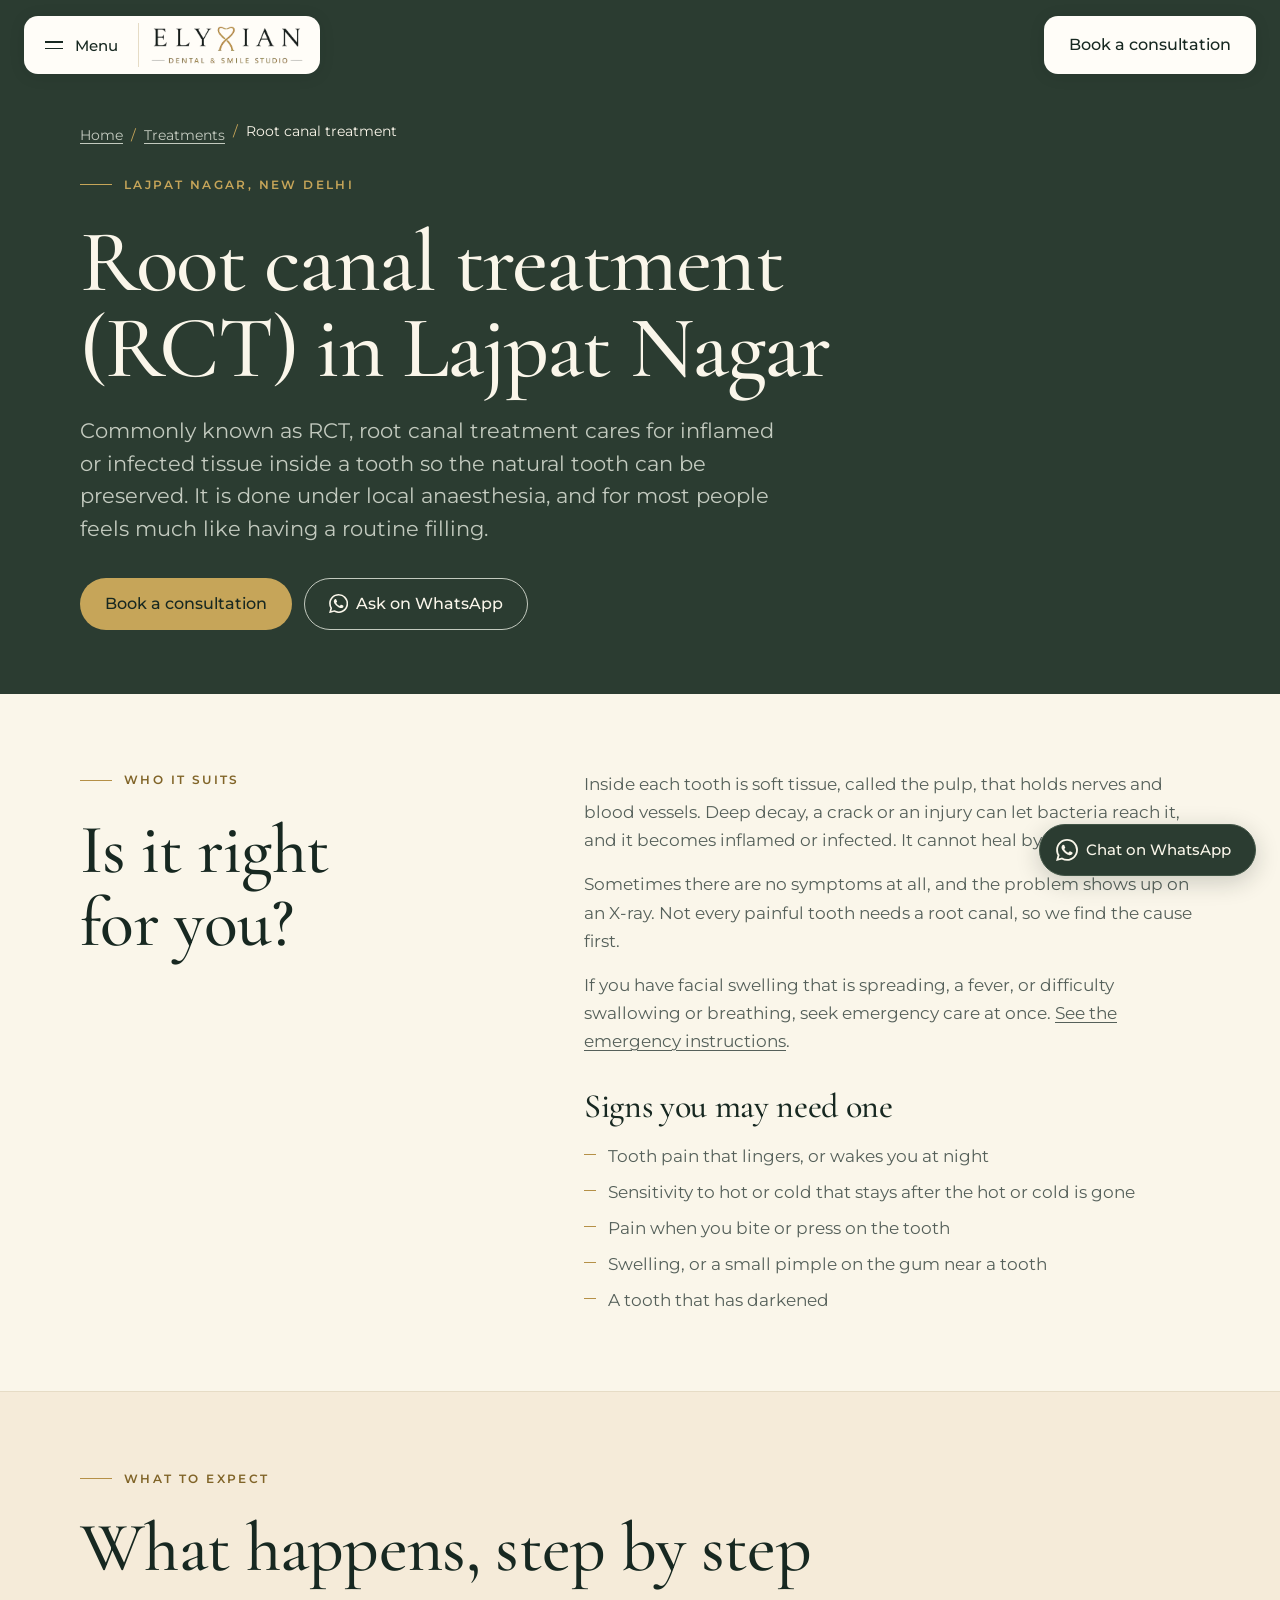
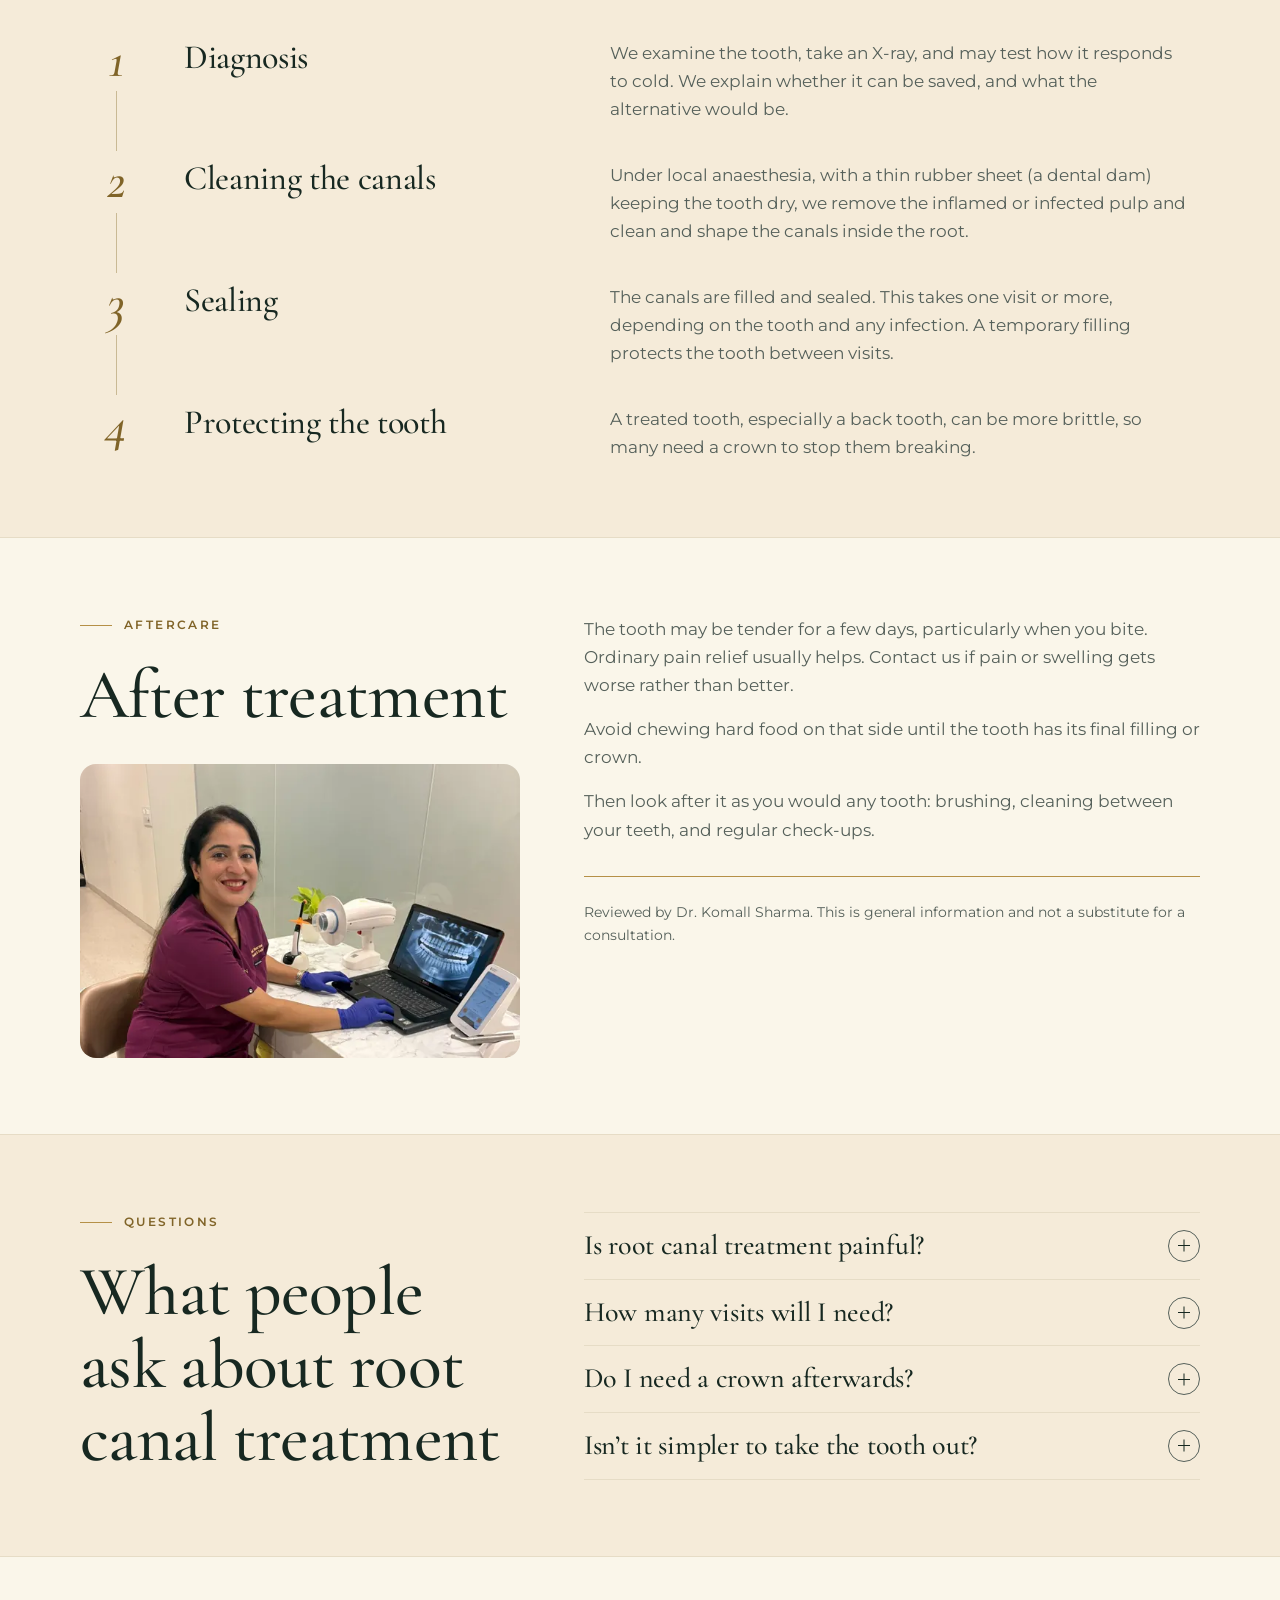
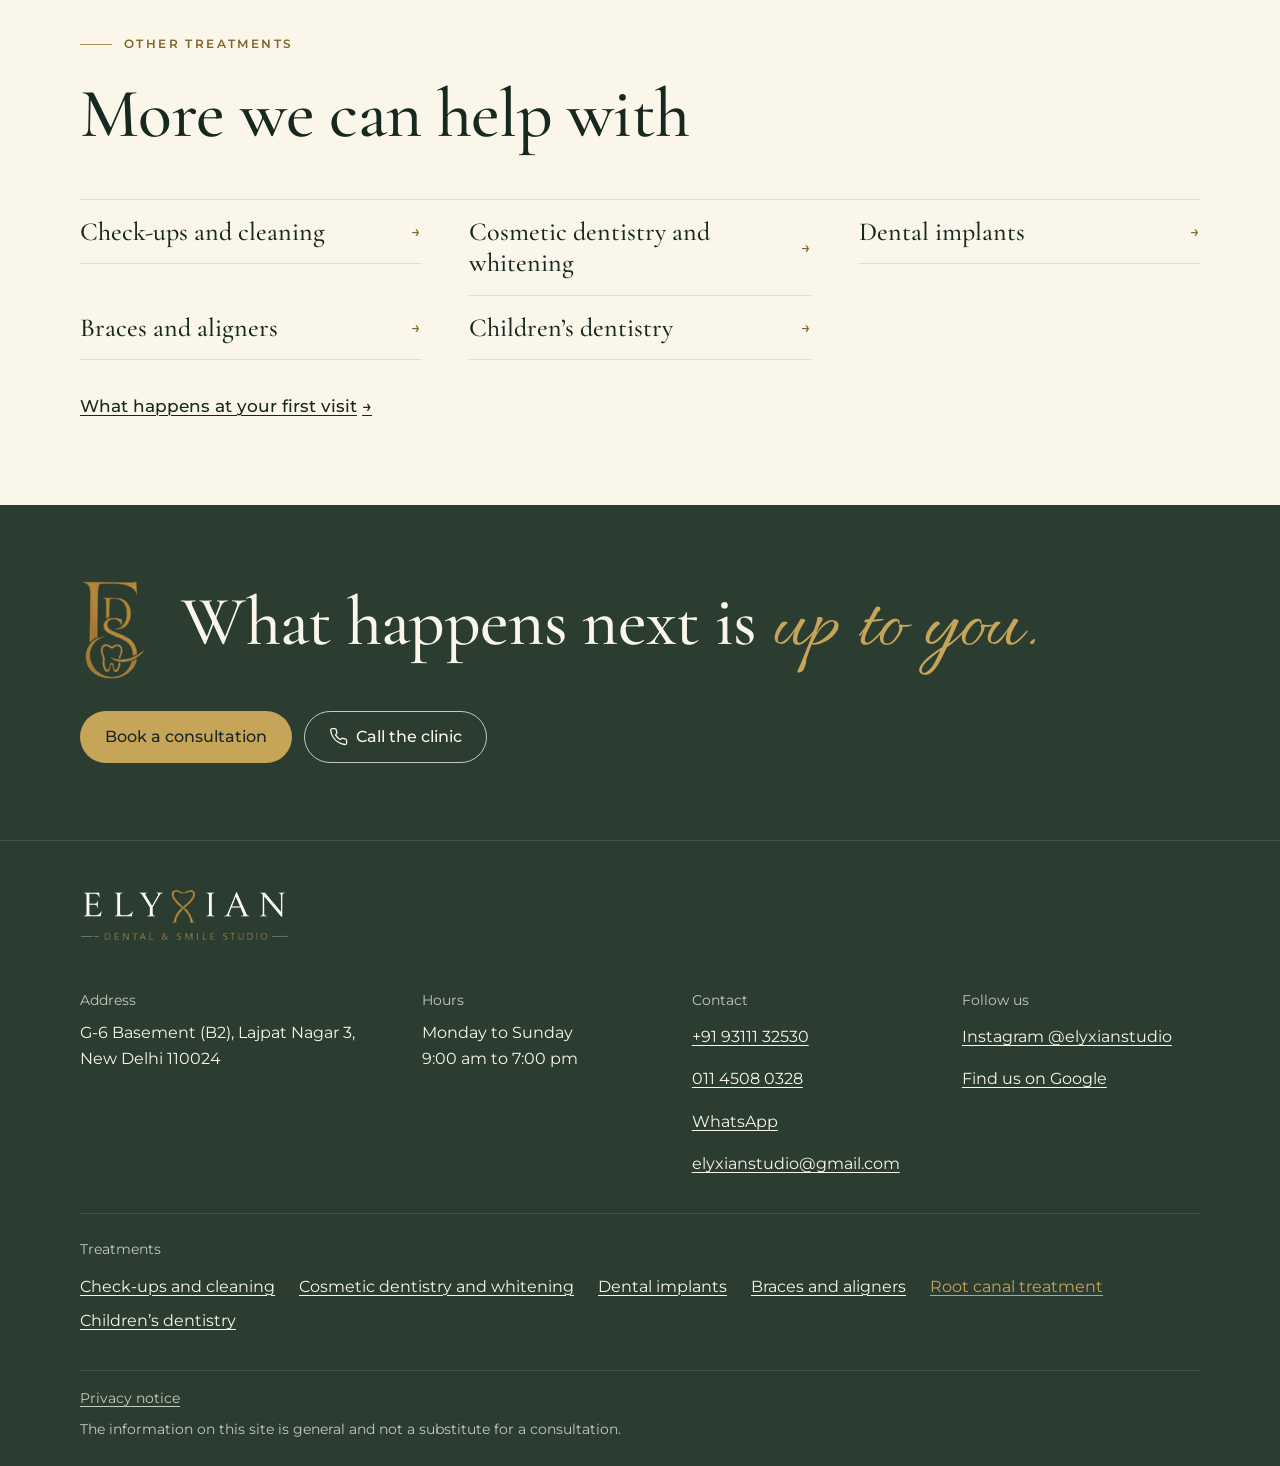
<file: treatments/root-canal-treatment/index.html>
<!doctype html>
<html lang="en-IN">
<head>
<!-- Client to confirm content against current DCI / state dental council advertising rules before publishing. -->
<meta charset="utf-8">
<meta name="viewport" content="width=device-width, initial-scale=1">
<title>Root Canal Treatment (RCT) in Lajpat Nagar | Elyxian Dental</title>
<meta name="description" content="Root canal treatment (RCT) at Elyxian Dental &amp; Smile Studio, Lajpat Nagar. Signs you may need one, what happens at each visit, and caring for the tooth afterwards.">
<link rel="canonical" href="https://www.elyxianstudio.com/treatments/root-canal-treatment/">
<meta name="theme-color" content="#faf6ea">
<meta property="og:type" content="article">
<meta property="og:site_name" content="Elyxian Dental &amp; Smile Studio">
<meta property="og:title" content="Root canal treatment in Lajpat Nagar">
<meta property="og:description" content="Root canal treatment at Elyxian Dental &amp; Smile Studio, Lajpat Nagar. Signs you may need one, what happens at each visit, and caring for the tooth afterwards.">
<meta property="og:url" content="https://www.elyxianstudio.com/treatments/root-canal-treatment/">
<meta property="og:image" content="https://www.elyxianstudio.com/assets/og-image.jpg">
<meta property="og:image:width" content="1200">
<meta property="og:image:height" content="630">
<meta property="og:image:alt" content="Elyxian Dental &amp; Smile Studio, Lajpat Nagar, New Delhi">
<meta property="og:locale" content="en_IN">
<meta name="twitter:card" content="summary_large_image">
<link rel="icon" href="../../assets/brand/favicon-32.png" sizes="32x32" type="image/png">
<link rel="icon" href="../../assets/brand/favicon-48.png" sizes="48x48" type="image/png">
<link rel="apple-touch-icon" href="../../assets/brand/apple-touch-icon.png">
<link rel="preconnect" href="https://fonts.googleapis.com">
<link rel="preconnect" href="https://fonts.gstatic.com" crossorigin>
<link rel="stylesheet" href="https://fonts.googleapis.com/css2?family=Allura&family=Cormorant+Garamond:ital,wght@0,500;1,500&family=Montserrat:wght@400;500;600&display=swap" media="print" onload="this.media='all'">
<noscript><link rel="stylesheet" href="https://fonts.googleapis.com/css2?family=Allura&family=Cormorant+Garamond:ital,wght@0,500;1,500&family=Montserrat:wght@400;500;600&display=swap"></noscript>
<link rel="stylesheet" href="../../css/styles.css">
<script>document.documentElement.classList.add("js");if(!matchMedia("(prefers-reduced-motion: reduce)").matches)document.documentElement.classList.add("motion")</script>
<script src="../../js/main.js" defer></script>
<script type="application/ld+json">
{
 "@context": "https://schema.org",
 "@graph": [
  {
   "@type": "BreadcrumbList",
   "itemListElement": [
    {
     "@type": "ListItem",
     "position": 1,
     "name": "Home",
     "item": "https://www.elyxianstudio.com/"
    },
    {
     "@type": "ListItem",
     "position": 2,
     "name": "Root canal treatment",
     "item": "https://www.elyxianstudio.com/treatments/root-canal-treatment/"
    }
   ]
  },
  {
   "@type": "MedicalWebPage",
   "@id": "https://www.elyxianstudio.com/treatments/root-canal-treatment/",
   "url": "https://www.elyxianstudio.com/treatments/root-canal-treatment/",
   "name": "Root canal treatment in Lajpat Nagar",
   "description": "Root canal treatment at Elyxian Dental & Smile Studio, Lajpat Nagar. Signs you may need one, what happens at each visit, and caring for the tooth afterwards.",
   "inLanguage": "en-IN",
   "specialty": "Dentistry",
   "about": {
    "@type": "MedicalProcedure",
    "name": "Root canal treatment (endodontic therapy)"
   },
   "publisher": {
    "@id": "https://www.elyxianstudio.com/#clinic"
   }
  }
 ]
}
</script>
</head>
<body data-page="treatment">
<a class="skip-link" href="#main">Skip to main content</a>

<svg width="0" height="0" style="position:absolute" aria-hidden="true" focusable="false">
  <symbol id="i-wa" viewBox="0 0 24 24"><path fill="currentColor" d="M17.472 14.382c-.297-.149-1.758-.867-2.03-.967-.273-.099-.471-.148-.67.15-.197.297-.767.966-.94 1.164-.173.199-.347.223-.644.075-.297-.15-1.255-.463-2.39-1.475-.883-.788-1.48-1.761-1.653-2.059-.173-.297-.018-.458.13-.606.134-.133.298-.347.446-.52.149-.174.198-.298.298-.497.099-.198.05-.371-.025-.52-.075-.149-.669-1.612-.916-2.207-.242-.579-.487-.5-.669-.51-.173-.008-.371-.01-.57-.01-.198 0-.52.074-.792.372-.272.297-1.04 1.016-1.04 2.479 0 1.462 1.065 2.875 1.213 3.074.149.198 2.096 3.2 5.077 4.487.709.306 1.262.489 1.694.625.712.227 1.36.195 1.871.118.571-.085 1.758-.719 2.006-1.413.248-.694.248-1.289.173-1.413-.074-.124-.272-.198-.57-.347m-5.421 7.403h-.004a9.87 9.87 0 01-5.031-1.378l-.361-.214-3.741.982.998-3.648-.235-.374a9.86 9.86 0 01-1.51-5.26c.001-5.45 4.436-9.884 9.888-9.884 2.64 0 5.122 1.03 6.988 2.898a9.825 9.825 0 012.893 6.994c-.003 5.45-4.437 9.884-9.885 9.884m8.413-18.297A11.815 11.815 0 0012.05 0C5.495 0 .16 5.335.157 11.892c0 2.096.547 4.142 1.588 5.945L.057 24l6.305-1.654a11.882 11.882 0 005.683 1.448h.005c6.554 0 11.89-5.335 11.893-11.893a11.821 11.821 0 00-3.48-8.413z"/></symbol>
  <symbol id="i-phone" viewBox="0 0 24 24"><path fill="none" stroke="currentColor" stroke-width="1.6" stroke-linecap="round" stroke-linejoin="round" d="M22 16.9v3a2 2 0 0 1-2.2 2 19.8 19.8 0 0 1-8.6-3.1 19.5 19.5 0 0 1-6-6A19.8 19.8 0 0 1 2.1 4.2 2 2 0 0 1 4.1 2h3a2 2 0 0 1 2 1.7c.1 1 .4 1.9.7 2.8a2 2 0 0 1-.5 2.1L8.1 9.9a16 16 0 0 0 6 6l1.300-1.300a2 2 0 0 1 2.100-.4c.9.3 1.800.6 2.800.7a2 2 0 0 1 1.700 2z"/></symbol>
  <symbol id="i-cal" viewBox="0 0 24 24"><path fill="none" stroke="currentColor" stroke-width="1.6" stroke-linecap="round" stroke-linejoin="round" d="M3 5h18v16H3zM3 10h18M8 3v4M16 3v4"/></symbol>
</svg>


<header class="site-header">
  <div class="header-inner">
    <div class="chip">
      <button class="menu-toggle" type="button" aria-expanded="false" aria-controls="site-nav"><span class="burger" aria-hidden="true"></span><span class="menu-label">Menu</span></button>
      <a class="brand" href="../../index.html"><img src="../../assets/brand/logo-wordmark.webp" width="209" height="52" alt="Elyxian Dental &amp; Smile Studio, home"></a>
    </div>
    <a class="btn btn--primary chip-book" href="../../book.html?treatment=root-canal">Book a consultation</a>
  </div>
  <nav class="site-nav" id="site-nav" aria-label="Main">
    <ol class="nav-list">
      <li><a href="../../index.html#experience">Your first visit</a></li>
      <li><a href="../../index.html#doctor">The doctor</a></li>
      <li><a href="../../index.html#treatments">Treatments</a></li>
      <li><a href="../../index.html#essentials">Oral health</a></li>
      <li><a href="../../index.html#faq">FAQ</a></li>
      <li><a href="../../book.html#visit">Visit us</a></li>
    </ol>
    <div class="nav-foot">
      <a class="btn btn--primary" href="../../book.html?treatment=root-canal">Book a consultation</a>
      <a class="btn btn--ghost" data-link="whatsapp" href="https://wa.me/919311132530" rel="noopener"><svg aria-hidden="true"><use href="#i-wa"/></svg>WhatsApp</a>
      <a class="btn btn--ghost" data-link="call" href="tel:+919311132530"><svg aria-hidden="true"><use href="#i-phone"/></svg>Call</a>
    </div>
  </nav>
</header>

<main id="main">
  <section class="page-head on-dark">
    <div class="wrap">
      <nav class="crumbs" aria-label="Breadcrumb">
        <ol>
          <li><a href="../../index.html">Home</a></li>
          <li><a href="../../index.html#treatments">Treatments</a></li>
          <li aria-current="page">Root canal treatment</li>
        </ol>
      </nav>
      <p class="eyebrow">Lajpat Nagar, New Delhi</p>
      <h1>Root canal treatment (RCT) in Lajpat Nagar</h1>
      <p class="lead">Commonly known as RCT, root canal treatment cares for inflamed or infected tissue inside a tooth so the natural tooth can be preserved. It is done under local anaesthesia, and for most people feels much like having a routine filling.</p>
      <div class="btn-row page-head-actions">
        <a class="btn btn--primary" href="../../book.html?treatment=root-canal">Book a consultation</a>
        <a class="btn btn--ghost" data-link="whatsapp" href="https://wa.me/919311132530" rel="noopener"><svg aria-hidden="true"><use href="#i-wa"/></svg>Ask on WhatsApp</a>
      </div>
    </div>
  </section>

  <!-- [CONFIRM] Sample clinical content. The doctor should review this page, and confirm the clinic provides each treatment listed. -->
  <section class="section" id="suits" aria-labelledby="suits-title">
    <div class="wrap split">
      <div class="section-head reveal">
        <p class="eyebrow">Who it suits</p>
        <h2 id="suits-title">Is it right for you?</h2>
      </div>
      <div class="prose reveal">
          <p>Inside each tooth is soft tissue, called the pulp, that holds nerves and blood vessels. Deep decay, a crack or an injury can let bacteria reach it, and it becomes inflamed or infected. It cannot heal by itself.</p>
          <p>Sometimes there are no symptoms at all, and the problem shows up on an X-ray. Not every painful tooth needs a root canal, so we find the cause first.</p>
          <p>If you have facial swelling that is spreading, a fever, or difficulty swallowing or breathing, seek emergency care at once. <a href="../../book.html#emergency">See the emergency instructions</a>.</p>
          <h3>Signs you may need one</h3>
          <ul class="ticks">
            <li>Tooth pain that lingers, or wakes you at night</li>
            <li>Sensitivity to hot or cold that stays after the hot or cold is gone</li>
            <li>Pain when you bite or press on the tooth</li>
            <li>Swelling, or a small pimple on the gum near a tooth</li>
            <li>A tooth that has darkened</li>
          </ul>
      </div>
    </div>
  </section>

  <section class="section section--deep" id="steps" aria-labelledby="steps-title">
    <div class="wrap">
      <div class="section-head reveal">
        <p class="eyebrow">What to expect</p>
        <h2 id="steps-title">What happens, step by step</h2>
      </div>
      <ol class="timeline">
        <li class="step reveal">
          <span class="step-num" aria-hidden="true">1</span>
          <h3>Diagnosis</h3>
          <p>We examine the tooth, take an X-ray, and may test how it responds to cold. We explain whether it can be saved, and what the alternative would be.</p>
        </li>
        <li class="step reveal">
          <span class="step-num" aria-hidden="true">2</span>
          <h3>Cleaning the canals</h3>
          <p>Under local anaesthesia, with a thin rubber sheet (a dental dam) keeping the tooth dry, we remove the inflamed or infected pulp and clean and shape the canals inside the root.</p>
        </li>
        <li class="step reveal">
          <span class="step-num" aria-hidden="true">3</span>
          <h3>Sealing</h3>
          <p>The canals are filled and sealed. This takes one visit or more, depending on the tooth and any infection. A temporary filling protects the tooth between visits.</p>
        </li>
        <li class="step reveal">
          <span class="step-num" aria-hidden="true">4</span>
          <h3>Protecting the tooth</h3>
          <p>A treated tooth, especially a back tooth, can be more brittle, so many need a crown to stop them breaking.</p>
        </li>
      </ol>
    </div>
  </section>

  <section class="section" id="aftercare" aria-labelledby="aftercare-title">
    <div class="wrap split">
      <div class="section-head reveal">
        <p class="eyebrow">Aftercare</p>
        <h2 id="aftercare-title">After treatment</h2>
        <figure class="figure figure--round treat-figure"><img src="../../assets/photos/care-imaging-600.webp" srcset="../../assets/photos/care-imaging-600.webp 600w, ../../assets/photos/care-imaging-1200.webp 1200w" sizes="(min-width: 48rem) 40vw, 100vw" width="600" height="400" loading="lazy" decoding="async" alt="Dr. Komall Sharma at a workstation with a full-mouth dental X-ray open on a laptop"></figure>
      </div>
      <div class="prose reveal">
          <p>The tooth may be tender for a few days, particularly when you bite. Ordinary pain relief usually helps. Contact us if pain or swelling gets worse rather than better.</p>
          <p>Avoid chewing hard food on that side until the tooth has its final filling or crown.</p>
          <p>Then look after it as you would any tooth: brushing, cleaning between your teeth, and regular check-ups.</p>
        <div class="note-block small-note">
          <p>Reviewed by <span data-c="doctorName">Dr. Komall Sharma</span>. This is general information and not a substitute for a consultation.</p>
        </div>
      </div>
    </div>
  </section>

  <section class="section section--deep" id="questions" aria-labelledby="questions-title">
    <div class="wrap split">
      <div class="section-head reveal">
        <p class="eyebrow">Questions</p>
        <h2 id="questions-title">What people ask about root canal treatment</h2>
      </div>
      <div class="disclosure-list accordion reveal" data-faq>
        <details class="disclosure">
          <summary><h3 class="disclosure-title">Is root canal treatment painful?</h3><span class="plus" aria-hidden="true"></span></summary>
          <div class="disclosure-body"><p>It is done under local anaesthesia, so it should feel much like a filling. The pain people associate with root canals usually comes from the infection beforehand, which the treatment relieves.</p></div>
        </details>
        <details class="disclosure">
          <summary><h3 class="disclosure-title">How many visits will I need?</h3><span class="plus" aria-hidden="true"></span></summary>
          <div class="disclosure-body"><p>Some teeth are treated in one visit. Others need two or more, particularly back teeth with several canals or teeth with an active infection. We tell you at the start.</p></div>
        </details>
        <details class="disclosure">
          <summary><h3 class="disclosure-title">Do I need a crown afterwards?</h3><span class="plus" aria-hidden="true"></span></summary>
          <div class="disclosure-body"><p>Often, especially for back teeth, which take the most force when you chew. A front tooth with little damage may only need a filling. We advise you based on how much tooth remains.</p></div>
        </details>
        <details class="disclosure">
          <summary><h3 class="disclosure-title">Isn’t it simpler to take the tooth out?</h3><span class="plus" aria-hidden="true"></span></summary>
          <div class="disclosure-body"><p>Extraction is an option, but a gap can let neighbouring teeth drift and make chewing harder, and replacing the tooth with an implant or bridge is usually more involved. When a tooth can be saved, keeping it is generally the better choice.</p></div>
        </details>
      </div>
    </div>
  </section>

  <section class="section" id="related" aria-labelledby="related-title">
    <div class="wrap">
      <div class="section-head reveal">
        <p class="eyebrow">Other treatments</p>
        <h2 id="related-title">More we can help with</h2>
      </div>
      <ul class="related-list reveal">
        <li><a href="../general-dentistry/">Check-ups and cleaning</a></li>
        <li><a href="../cosmetic-dentistry/">Cosmetic dentistry and whitening</a></li>
        <li><a href="../dental-implants/">Dental implants</a></li>
        <li><a href="../braces-and-aligners/">Braces and aligners</a></li>
        <li><a href="../childrens-dentistry/">Children’s dentistry</a></li>
      </ul>
      <p class="related-more"><a class="text-link" href="../../index.html#experience">What happens at your first visit</a></p>
    </div>
  </section>

  <section class="closing on-dark" aria-labelledby="closing-title">
    <div class="wrap reveal">
      <div class="closing-head">
        <img class="closing-mark" src="../../assets/brand/monogram.webp" width="49" height="72" loading="lazy" decoding="async" alt="">
        <h2 id="closing-title">What happens next is <em>up to you.</em></h2>
      </div>
      <div class="btn-row">
        <a class="btn btn--primary" href="../../book.html?treatment=root-canal">Book a consultation</a>
        <a class="btn btn--ghost" data-link="call" href="tel:+919311132530"><svg aria-hidden="true"><use href="#i-phone"/></svg>Call the clinic</a>
      </div>
    </div>
  </section>
</main>

<footer class="site-footer on-dark">
  <div class="wrap">
    <img class="footer-logo" src="../../assets/brand/logo-wordmark-light.webp" width="209" height="52" loading="lazy" decoding="async" alt="Elyxian Dental &amp; Smile Studio">
    <div class="footer-grid">
      <div>
        <p class="footer-label">Address</p>
        <address data-c="addressFull">G-6 Basement (B2), Lajpat Nagar 3, New Delhi 110024</address>
      </div>
      <div>
        <p class="footer-label">Hours</p>
        <ul data-hours><li><span>Monday to Sunday</span> <span>9:00 am to 7:00 pm</span></li></ul>
      </div>
      <div>
        <p class="footer-label">Contact</p>
        <ul>
          <li><a data-link="call" href="tel:+919311132530"><span data-c="phone">+91 93111 32530</span></a></li>
          <li><a data-link="landline" href="tel:+911145080328"><span data-c="landline">011 4508 0328</span></a></li>
          <li><a data-link="whatsapp" href="https://wa.me/919311132530" rel="noopener">WhatsApp</a></li>
          <li><a data-link="email" href="mailto:elyxianstudio@gmail.com"><span data-c="email">elyxianstudio@gmail.com</span></a></li>
        </ul>
      </div>
      <div>
        <p class="footer-label">Follow us</p>
        <ul>
          <li><a href="https://www.instagram.com/elyxianstudio/" rel="noopener" target="_blank">Instagram @elyxianstudio</a></li>
          <li><a href="https://share.google/JAMDHW9OpqZD8e9Vp" rel="noopener" target="_blank">Find us on Google</a></li>
        </ul>
      </div>
    </div>
    <nav class="footer-links" aria-label="Treatments">
      <p class="footer-label">Treatments</p>
      <ul>
        <li><a href="../general-dentistry/">Check-ups and cleaning</a></li>
        <li><a href="../cosmetic-dentistry/">Cosmetic dentistry and whitening</a></li>
        <li><a href="../dental-implants/">Dental implants</a></li>
        <li><a href="../braces-and-aligners/">Braces and aligners</a></li>
        <li><a href="../root-canal-treatment/" aria-current="page">Root canal treatment</a></li>
        <li><a href="../childrens-dentistry/">Children’s dentistry</a></li>
      </ul>
    </nav>
    <div class="footer-base">
      <p><a href="../../book.html#privacy">Privacy notice</a></p>
      <p>The information on this site is general and not a substitute for a consultation.</p>
    </div>
  </div>
</footer>

<nav class="action-bar" aria-label="Quick actions">
  <a data-link="call" href="tel:+919311132530"><svg aria-hidden="true"><use href="#i-phone"/></svg>Call</a>
  <a data-link="whatsapp" href="https://wa.me/919311132530" rel="noopener"><svg aria-hidden="true"><use href="#i-wa"/></svg>WhatsApp</a>
  <a href="../../book.html?treatment=root-canal"><svg aria-hidden="true"><use href="#i-cal"/></svg>Book</a>
</nav>
<a class="wa-float" data-link="whatsapp" href="https://wa.me/919311132530" rel="noopener"><svg aria-hidden="true"><use href="#i-wa"/></svg>Chat on WhatsApp</a>
</body>
</html>
</file>
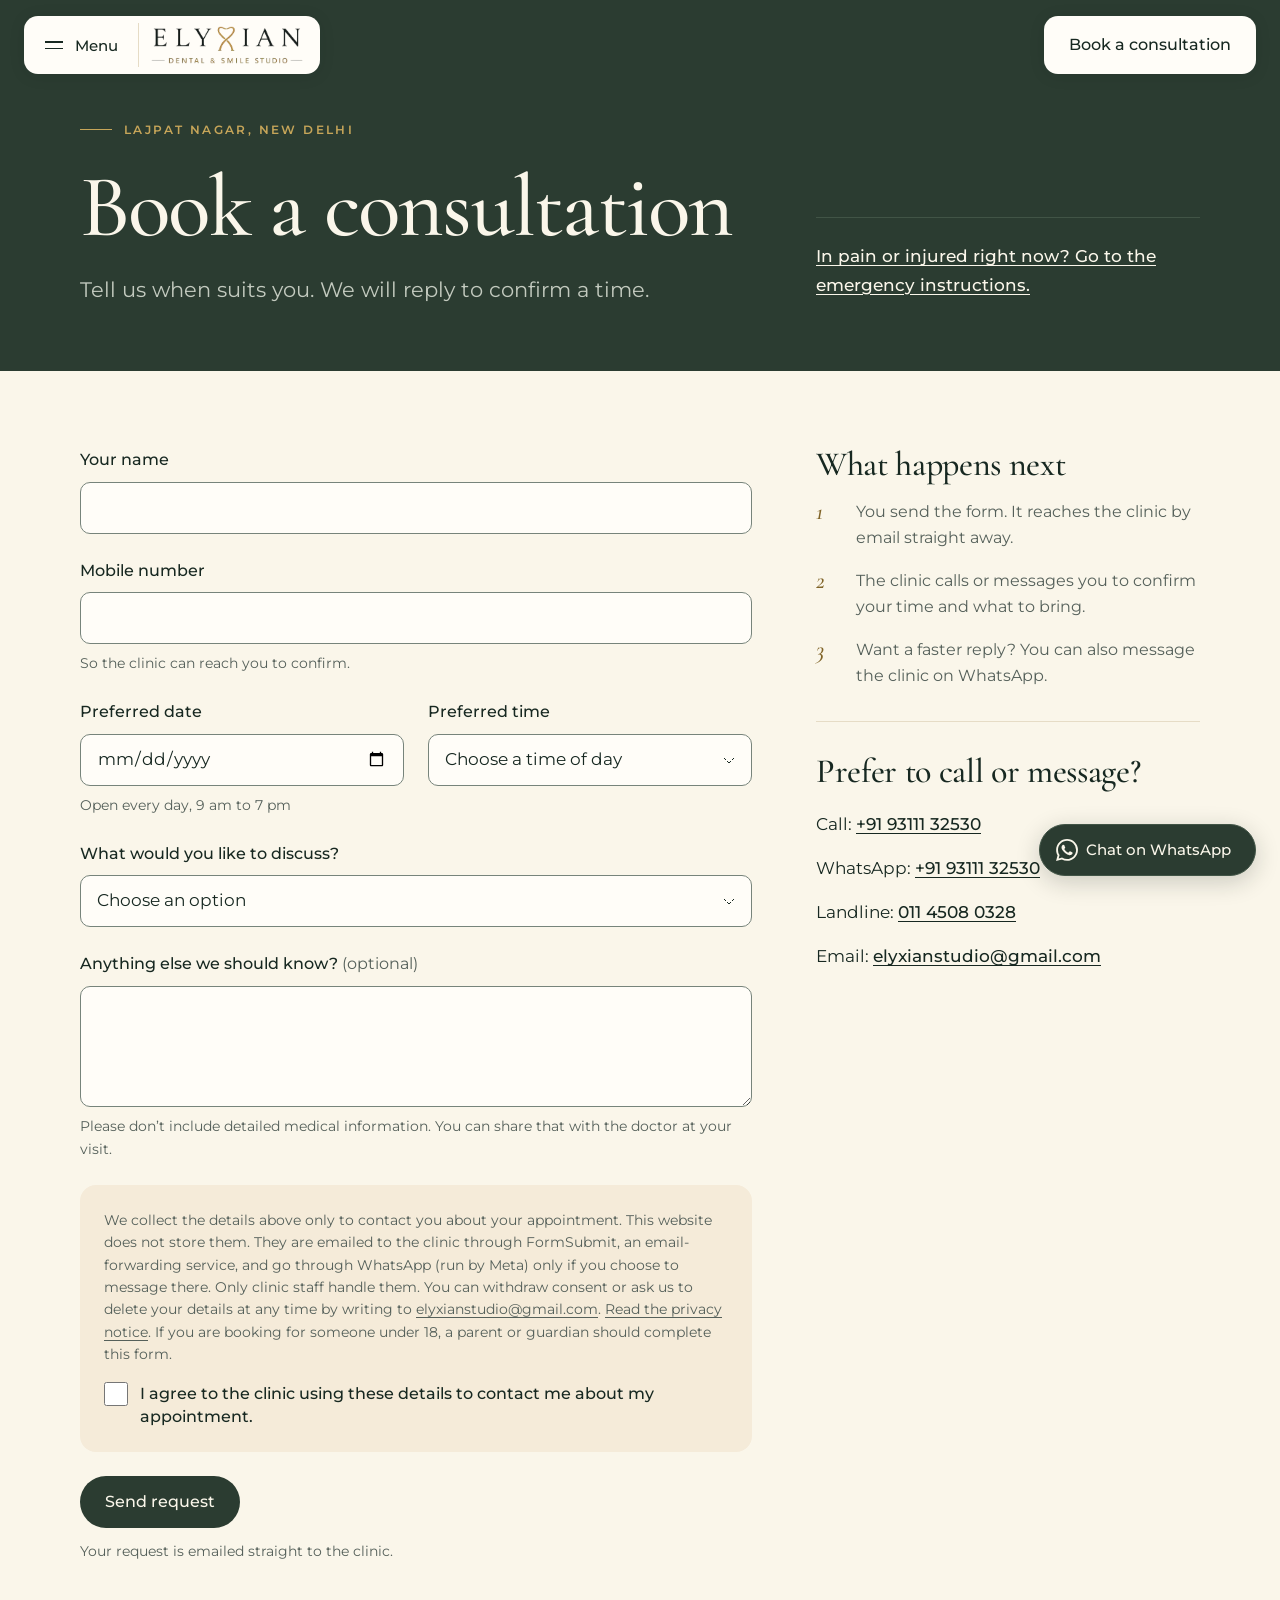
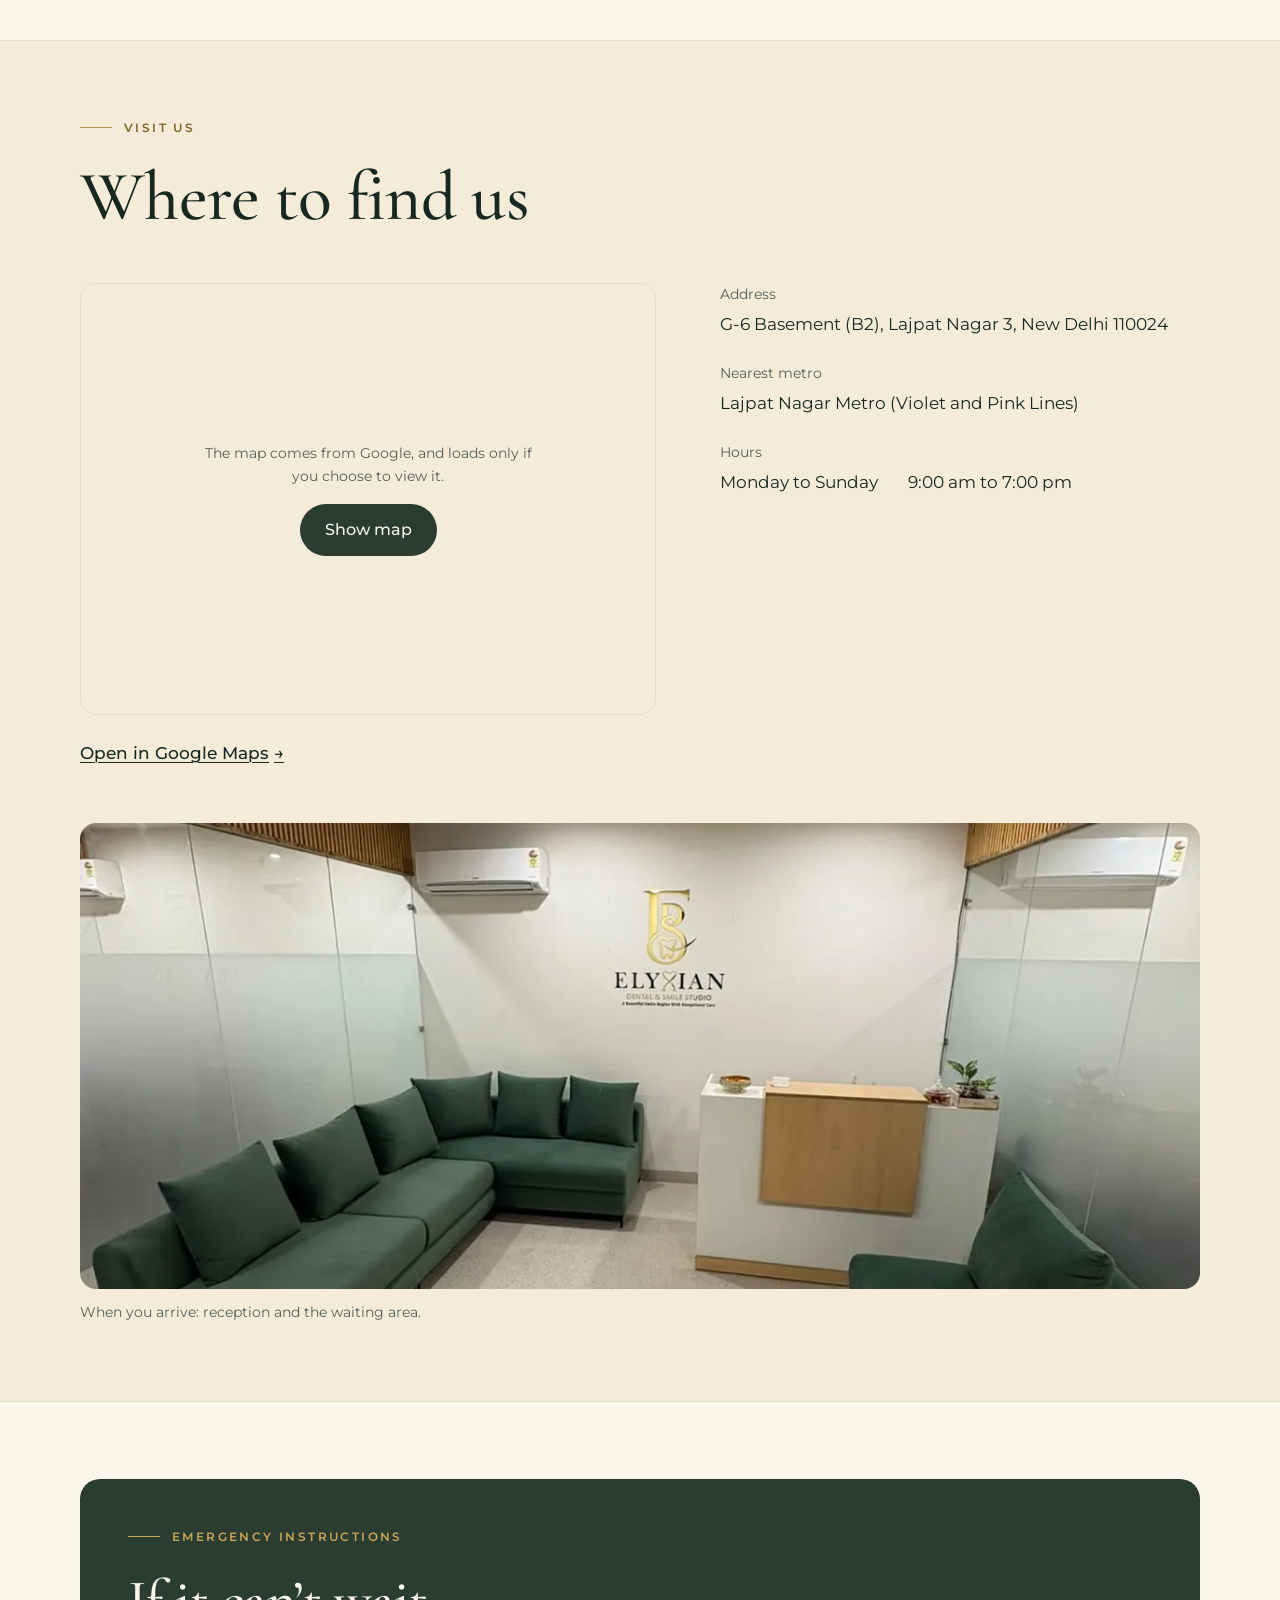
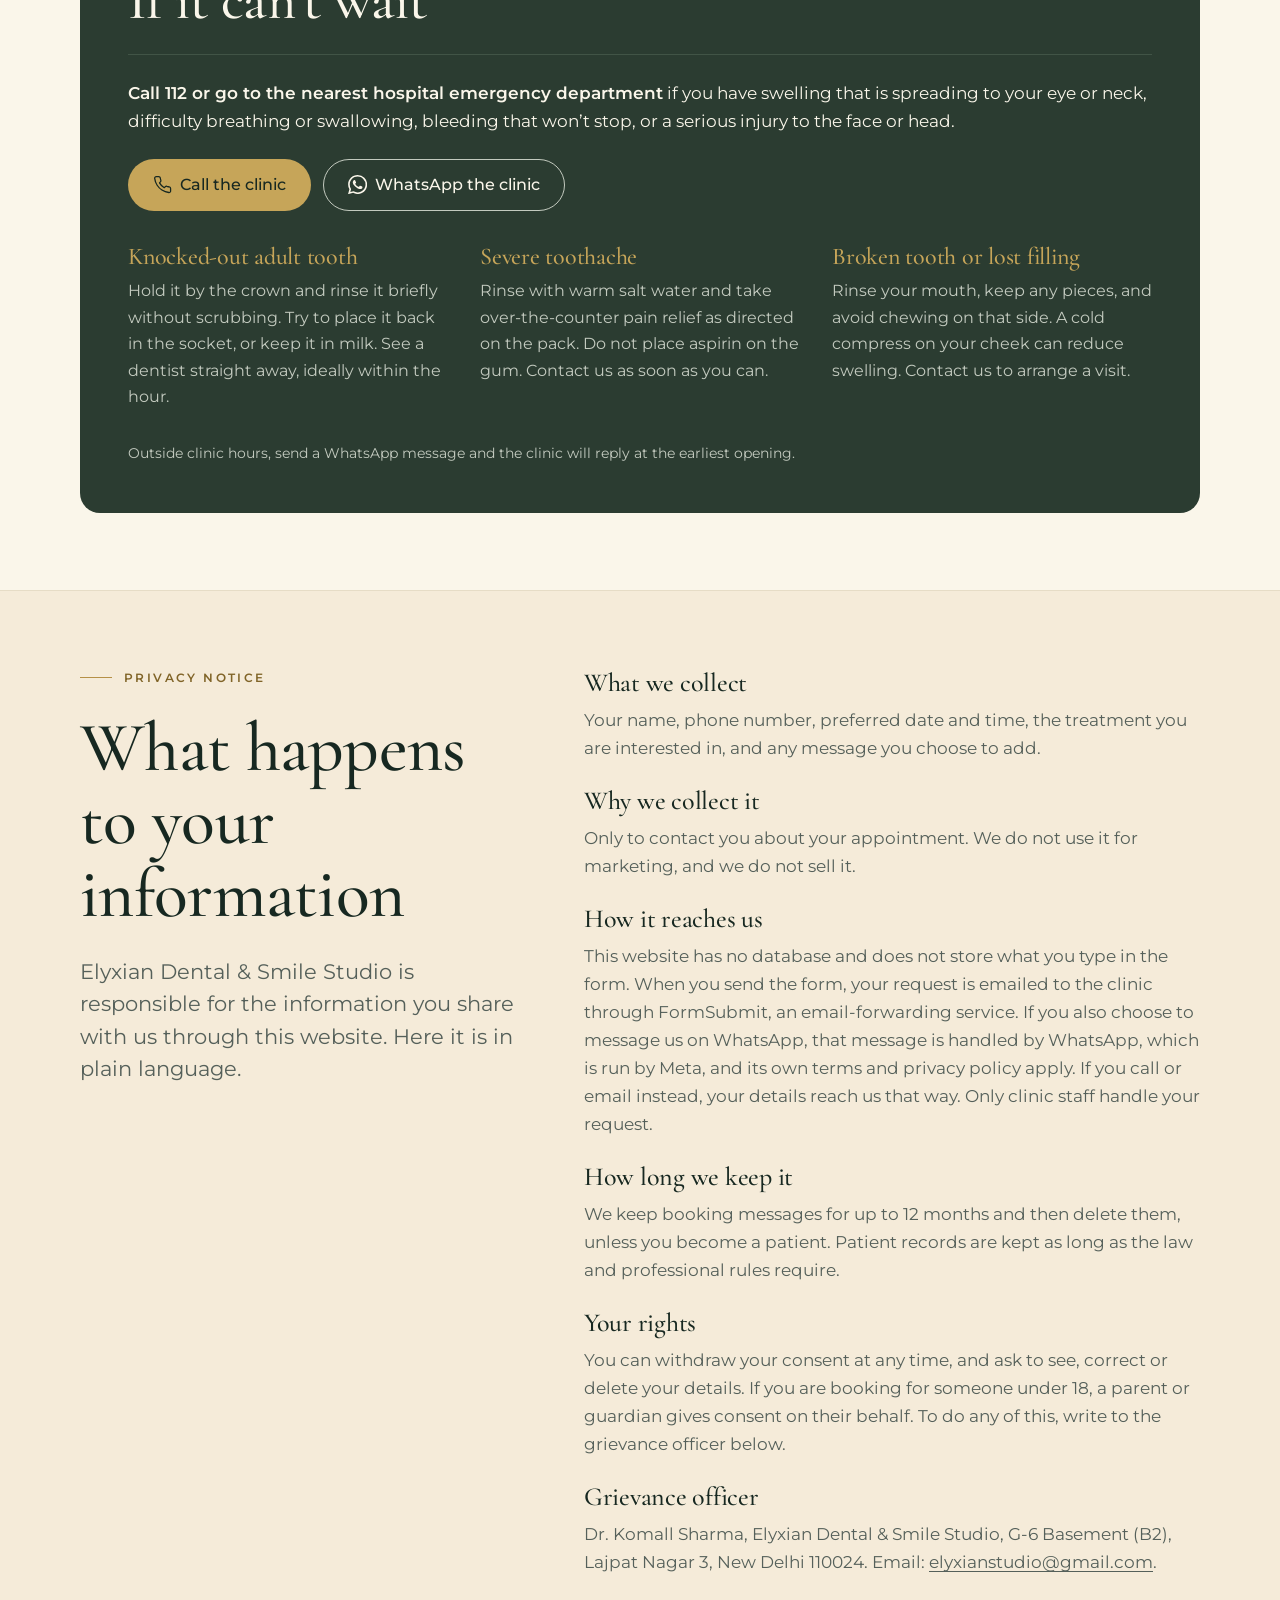
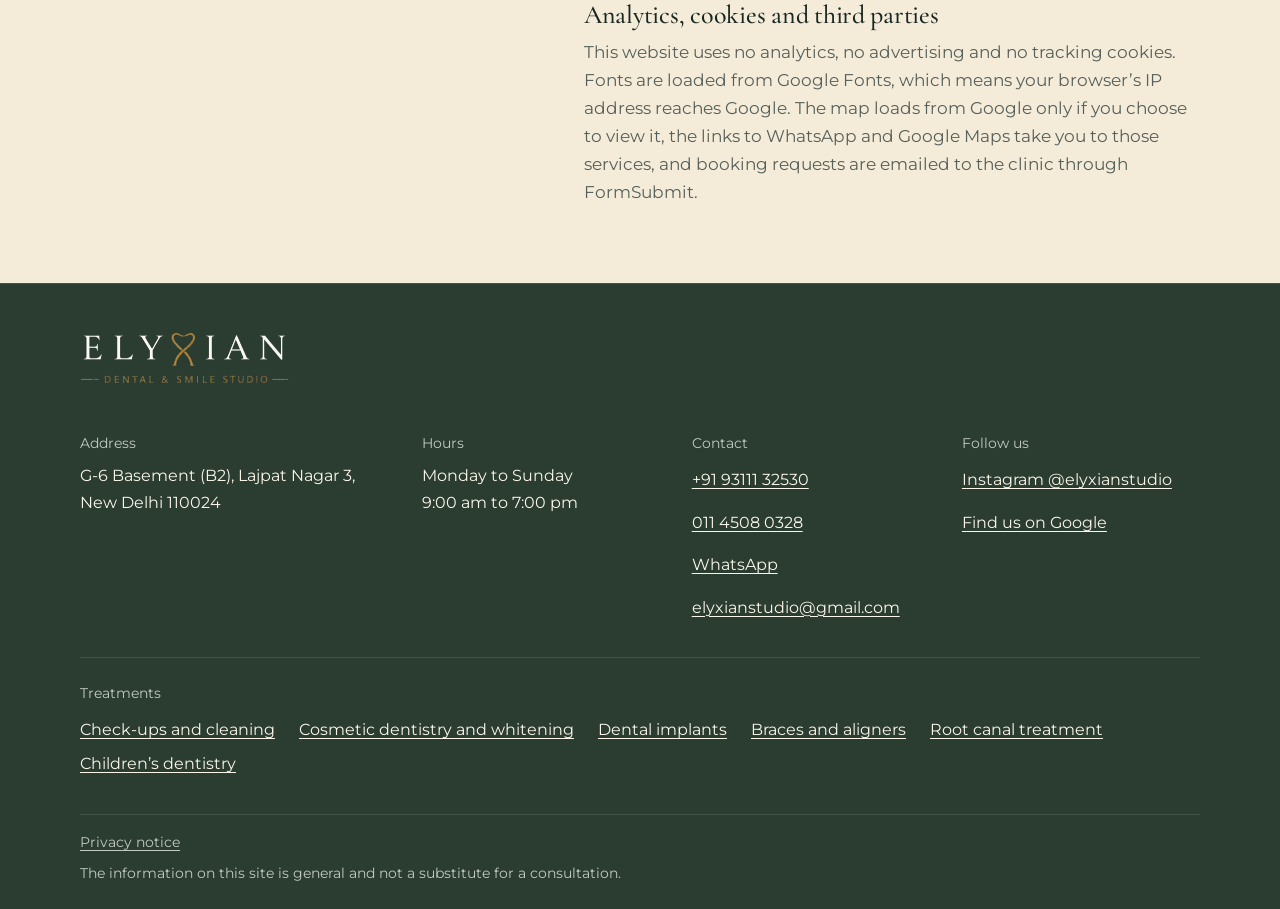
<file: book.html>
<!doctype html>
<html lang="en-IN">
<head>
<!-- Client to confirm content against current DCI / state dental council advertising rules before publishing. -->
<meta charset="utf-8">
<meta name="viewport" content="width=device-width, initial-scale=1">
<title>Book a Consultation | Elyxian Dental &amp; Smile Studio, Lajpat Nagar</title>
<meta name="description" content="Request a consultation at Elyxian Dental &amp; Smile Studio in Lajpat Nagar, South Delhi. Find directions, hours, emergency instructions and our privacy notice.">
<link rel="canonical" href="https://www.elyxianstudio.com/book">
<meta name="theme-color" content="#faf6ea">
<meta property="og:type" content="website">
<meta property="og:site_name" content="Elyxian Dental &amp; Smile Studio">
<meta property="og:title" content="Book a consultation at Elyxian Dental &amp; Smile Studio">
<meta property="og:description" content="Request a consultation and find directions to the clinic in Lajpat Nagar, New Delhi.">
<meta property="og:url" content="https://www.elyxianstudio.com/book">
<meta property="og:image" content="https://www.elyxianstudio.com/assets/og-image.jpg">
<meta property="og:image:width" content="1200">
<meta property="og:image:height" content="630">
<meta property="og:image:alt" content="Elyxian Dental &amp; Smile Studio, Lajpat Nagar, New Delhi">
<meta property="og:locale" content="en_IN">
<meta name="twitter:card" content="summary_large_image">
<link rel="icon" href="assets/brand/favicon-32.png" sizes="32x32" type="image/png">
<link rel="icon" href="assets/brand/favicon-48.png" sizes="48x48" type="image/png">
<link rel="apple-touch-icon" href="assets/brand/apple-touch-icon.png">
<link rel="preconnect" href="https://fonts.googleapis.com">
<link rel="preconnect" href="https://fonts.gstatic.com" crossorigin>
<link rel="stylesheet" href="https://fonts.googleapis.com/css2?family=Allura&family=Cormorant+Garamond:ital,wght@0,500;1,500&family=Montserrat:wght@400;500;600&display=swap" media="print" onload="this.media='all'">
<noscript><link rel="stylesheet" href="https://fonts.googleapis.com/css2?family=Allura&family=Cormorant+Garamond:ital,wght@0,500;1,500&family=Montserrat:wght@400;500;600&display=swap"></noscript>
<link rel="stylesheet" href="css/styles.css">
<script>document.documentElement.classList.add("js");if(!matchMedia("(prefers-reduced-motion: reduce)").matches)document.documentElement.classList.add("motion")</script>
<script src="js/main.js" defer></script>
<script type="application/ld+json">
{"@context":"https://schema.org","@type":"BreadcrumbList","itemListElement":[{"@type":"ListItem","position":1,"name":"Home","item":"https://www.elyxianstudio.com/"},{"@type":"ListItem","position":2,"name":"Book a consultation","item":"https://www.elyxianstudio.com/book"}]}
</script>
</head>
<body data-page="book">
<a class="skip-link" href="#main">Skip to main content</a>

<svg width="0" height="0" style="position:absolute" aria-hidden="true" focusable="false">
  <symbol id="i-wa" viewBox="0 0 24 24"><path fill="currentColor" d="M17.472 14.382c-.297-.149-1.758-.867-2.03-.967-.273-.099-.471-.148-.67.15-.197.297-.767.966-.94 1.164-.173.199-.347.223-.644.075-.297-.15-1.255-.463-2.39-1.475-.883-.788-1.48-1.761-1.653-2.059-.173-.297-.018-.458.13-.606.134-.133.298-.347.446-.52.149-.174.198-.298.298-.497.099-.198.05-.371-.025-.52-.075-.149-.669-1.612-.916-2.207-.242-.579-.487-.5-.669-.51-.173-.008-.371-.01-.57-.01-.198 0-.52.074-.792.372-.272.297-1.04 1.016-1.04 2.479 0 1.462 1.065 2.875 1.213 3.074.149.198 2.096 3.2 5.077 4.487.709.306 1.262.489 1.694.625.712.227 1.36.195 1.871.118.571-.085 1.758-.719 2.006-1.413.248-.694.248-1.289.173-1.413-.074-.124-.272-.198-.57-.347m-5.421 7.403h-.004a9.87 9.87 0 01-5.031-1.378l-.361-.214-3.741.982.998-3.648-.235-.374a9.86 9.86 0 01-1.51-5.26c.001-5.45 4.436-9.884 9.888-9.884 2.64 0 5.122 1.03 6.988 2.898a9.825 9.825 0 012.893 6.994c-.003 5.45-4.437 9.884-9.885 9.884m8.413-18.297A11.815 11.815 0 0012.05 0C5.495 0 .16 5.335.157 11.892c0 2.096.547 4.142 1.588 5.945L.057 24l6.305-1.654a11.882 11.882 0 005.683 1.448h.005c6.554 0 11.89-5.335 11.893-11.893a11.821 11.821 0 00-3.48-8.413z"/></symbol>
  <symbol id="i-phone" viewBox="0 0 24 24"><path fill="none" stroke="currentColor" stroke-width="1.6" stroke-linecap="round" stroke-linejoin="round" d="M22 16.9v3a2 2 0 0 1-2.2 2 19.8 19.8 0 0 1-8.6-3.1 19.5 19.5 0 0 1-6-6A19.8 19.8 0 0 1 2.1 4.2 2 2 0 0 1 4.1 2h3a2 2 0 0 1 2 1.7c.1 1 .4 1.9.7 2.8a2 2 0 0 1-.5 2.1L8.1 9.9a16 16 0 0 0 6 6l1.300-1.300a2 2 0 0 1 2.100-.4c.9.3 1.800.6 2.800.7a2 2 0 0 1 1.700 2z"/></symbol>
  <symbol id="i-cal" viewBox="0 0 24 24"><path fill="none" stroke="currentColor" stroke-width="1.6" stroke-linecap="round" stroke-linejoin="round" d="M3 5h18v16H3zM3 10h18M8 3v4M16 3v4"/></symbol>
</svg>


<header class="site-header">
  <div class="header-inner">
    <div class="chip">
      <button class="menu-toggle" type="button" aria-expanded="false" aria-controls="site-nav"><span class="burger" aria-hidden="true"></span><span class="menu-label">Menu</span></button>
      <a class="brand" href="index.html"><img src="assets/brand/logo-wordmark.webp" width="209" height="52" alt="Elyxian Dental &amp; Smile Studio, home"></a>
    </div>
    <a class="btn btn--primary chip-book" href="#booking">Book a consultation</a>
  </div>
  <nav class="site-nav" id="site-nav" aria-label="Main">
    <ol class="nav-list">
      <li><a href="index.html#experience">Your first visit</a></li>
      <li><a href="index.html#doctor">The doctor</a></li>
      <li><a href="index.html#treatments">Treatments</a></li>
      <li><a href="index.html#essentials">Oral health</a></li>
      <li><a href="index.html#faq">FAQ</a></li>
      <li><a href="#visit">Visit us</a></li>
    </ol>
    <div class="nav-foot">
      <a class="btn btn--primary" href="#booking" aria-current="page">Book a consultation</a>
      <a class="btn btn--ghost" data-link="whatsapp" href="https://wa.me/919311132530" rel="noopener"><svg aria-hidden="true"><use href="#i-wa"/></svg>WhatsApp</a>
      <a class="btn btn--ghost" data-link="call" href="tel:+919311132530"><svg aria-hidden="true"><use href="#i-phone"/></svg>Call</a>
    </div>
  </nav>
</header>

<main id="main">
  <section class="page-head on-dark">
    <div class="wrap page-head-grid">
      <div>
        <p class="eyebrow">Lajpat Nagar, New Delhi</p>
        <h1>Book a consultation</h1>
        <p class="lead" style="color:var(--on-dark-soft)">Tell us when suits you. We will reply to confirm a time.</p>
      </div>
      <p class="urgent-link"><a href="#emergency">In pain or injured right now? Go to the emergency instructions.</a></p>
    </div>
  </section>

  <section class="section" id="booking" aria-label="Booking request">
    <div class="wrap book-grid">
      <div>
        <noscript><p class="error">The booking form needs JavaScript. Please use the call or email options on this page.</p></noscript>
        <form class="form" id="booking-form" novalidate>
          <div class="field">
            <label for="name">Your name</label>
            <input type="text" id="name" name="name" autocomplete="name" required aria-describedby="name-error">
            <p class="error" id="name-error" hidden></p>
          </div>
          <div class="field">
            <label for="phone">Mobile number</label>
            <input type="tel" id="phone" name="phone" autocomplete="tel" inputmode="tel" required aria-describedby="phone-hint phone-error">
            <p class="hint" id="phone-hint">So the clinic can reach you to confirm.</p>
            <p class="error" id="phone-error" hidden></p>
          </div>
          <div class="field-pair">
            <div class="field">
              <label for="date">Preferred date</label>
              <input type="date" id="date" name="date" required aria-describedby="date-hint date-error">
              <p class="hint" id="date-hint">Open every day, 9 am to 7 pm</p>
              <p class="error" id="date-error" hidden></p>
            </div>
            <div class="field">
              <label for="time">Preferred time</label>
              <select id="time" name="time" required aria-describedby="time-error">
                <option value="">Choose a time of day</option>
              </select>
              <p class="error" id="time-error" hidden></p>
            </div>
          </div>
          <div class="field">
            <label for="treatment">What would you like to discuss?</label>
            <select id="treatment" name="treatment" required aria-describedby="treatment-error">
              <option value="">Choose an option</option>
              <option value="not-sure">Not sure yet</option>
              <option value="general">General and preventive care</option>
              <option value="cosmetic">Cosmetic dentistry</option>
              <option value="implants">Implants</option>
              <option value="orthodontics">Orthodontics</option>
              <option value="root-canal">Root canal treatment</option>
              <option value="paediatric">Paediatric dentistry</option>
            </select>
            <p class="error" id="treatment-error" hidden></p>
          </div>
          <div class="field">
            <label for="message">Anything else we should know? <span class="opt">(optional)</span></label>
            <textarea id="message" name="message" rows="4" aria-describedby="message-hint"></textarea>
            <p class="hint" id="message-hint">Please don’t include detailed medical information. You can share that with the doctor at your visit.</p>
          </div>

          <div class="consent">
            <p class="consent-notice">We collect the details above only to contact you about your appointment. This website does not store them. They are emailed to the clinic through FormSubmit, an email-forwarding service, and go through WhatsApp (run by Meta) only if you choose to message there. Only clinic staff handle them. You can withdraw consent or ask us to delete your details at any time by writing to <a data-link="grievance" href="mailto:elyxianstudio@gmail.com"><span data-c="grievanceEmail">elyxianstudio@gmail.com</span></a>. <a href="#privacy">Read the privacy notice</a>. If you are booking for someone under 18, a parent or guardian should complete this form.</p>
            <label class="consent-check" for="consent">
              <input type="checkbox" id="consent" name="consent" required aria-describedby="consent-error">
              <span>I agree to the clinic using these details to contact me about my appointment.</span>
            </label>
            <p class="error" id="consent-error" hidden></p>
          </div>

          <div class="form-actions">
            <button class="btn btn--primary" type="submit" id="submit-btn">Send request</button>
            <p class="small-note">Your request is emailed straight to the clinic.</p>
          </div>
        </form>

        <div class="result" id="result" tabindex="-1" hidden>
          <h2 id="result-title">Request sent</h2>
          <p id="result-note">Thank you. The clinic has your request and will call or message you to confirm a time.</p>
          <pre id="result-message"></pre>
          <div class="btn-row">
            <a class="btn btn--ghost" id="result-whatsapp" href="https://wa.me/919311132530" target="_blank" rel="noopener"><svg aria-hidden="true"><use href="#i-wa"/></svg>Also message on WhatsApp</a>
            <button class="btn btn--ghost" id="copy-message" type="button">Copy message</button>
            <a class="btn btn--ghost" id="result-email" href="mailto:elyxianstudio@gmail.com" hidden>Send by email</a>
          </div>
          <p class="small-note" id="copy-status" role="status"></p>
        </div>
      </div>

      <aside class="book-aside">
        <div>
          <h2>What happens next</h2>
          <ol class="mini-steps">
            <li><span>You send the form. It reaches the clinic by email straight away.</span></li>
            <li><span>The clinic calls or messages you to confirm your time and what to bring.</span></li>
            <li><span>Want a faster reply? You can also message the clinic on WhatsApp.</span></li>
          </ol>
        </div>
        <div>
          <h2>Prefer to call or message?</h2>
          <ul class="fallback-list">
            <li>Call: <a data-link="call" href="tel:+919311132530"><span data-c="phone">+91 93111 32530</span></a></li>
            <li>WhatsApp: <a data-link="whatsapp" href="https://wa.me/919311132530" rel="noopener"><span data-c="phone">+91 93111 32530</span></a></li>
            <li>Landline: <a data-link="landline" href="tel:+911145080328"><span data-c="landline">011 4508 0328</span></a></li>
            <li>Email: <a data-link="email" href="mailto:elyxianstudio@gmail.com"><span data-c="email">elyxianstudio@gmail.com</span></a></li>
          </ul>
        </div>
      </aside>
    </div>
  </section>

  <section class="section section--deep" id="visit" aria-labelledby="visit-title">
    <div class="wrap">
      <div class="section-head reveal">
        <p class="eyebrow">Visit Us</p>
        <h2 id="visit-title">Where to find us</h2>
      </div>
      <div class="visit-grid">
        <div class="reveal">
          <div class="map-box">
            <div class="map-load">
              <p>The map comes from Google, and loads only if you choose to view it.</p>
              <button class="btn btn--primary" type="button" data-map-load>Show map</button>
            </div>
          </div>
          <a class="text-link" data-link="map" href="https://www.google.com/maps/search/?api=1&amp;query=Elyxian+Dental+%26+Smile+Studio,+G-6,+Lajpat+Nagar+3,+New+Delhi+110024" target="_blank" rel="noopener">Open in Google Maps</a>
        </div>
        <div class="reveal">
          <dl class="visit-facts">
            <div><dt>Address</dt><dd><address data-c="addressFull">G-6 Basement (B2), Lajpat Nagar 3, New Delhi 110024</address></dd></div>
            <div><dt>Nearest metro</dt><dd data-c="metro">Lajpat Nagar Metro (Violet and Pink Lines)</dd></div>
            <div><dt>Hours</dt><dd><ul class="hours-list" data-hours><li><span>Monday to Sunday</span> <span>9:00 am to 7:00 pm</span></li></ul></dd></div>
          </dl>
        </div>
      </div>
      <!-- [CONFIRM] A photograph of the street entrance would help visitors find the door. -->
      <figure class="figure figure--round reveal" style="margin-top:var(--s7)"><img src="assets/photos/arrival-1200.webp" srcset="assets/photos/arrival-800.webp 800w, assets/photos/arrival-1200.webp 1200w" sizes="(min-width: 75rem) 1200px, 100vw" width="1200" height="500" loading="lazy" decoding="async" alt="The reception desk and waiting area, with green sofas and the clinic's logo on the wall"><figcaption>When you arrive: reception and the waiting area.</figcaption></figure>
    </div>
  </section>

  <section class="section" id="emergency" aria-labelledby="emergency-title">
    <div class="wrap">
      <!-- [CONFIRM] Doctor to review this guidance and confirm after-hours arrangements. -->
      <div class="emergency on-dark">
        <p class="eyebrow">Emergency instructions</p>
        <h2 id="emergency-title">If it can’t wait</h2>
        <p class="emergency-alert"><strong>Call 112 or go to the nearest hospital emergency department</strong> if you have swelling that is spreading to your eye or neck, difficulty breathing or swallowing, bleeding that won’t stop, or a serious injury to the face or head.</p>
        <div class="btn-row">
          <a class="btn btn--primary" data-link="call" href="tel:+919311132530"><svg aria-hidden="true"><use href="#i-phone"/></svg>Call the clinic</a>
          <a class="btn btn--ghost" data-link="whatsapp" href="https://wa.me/919311132530" rel="noopener"><svg aria-hidden="true"><use href="#i-wa"/></svg>WhatsApp the clinic</a>
        </div>
        <div class="emergency-grid">
          <div><h3>Knocked-out adult tooth</h3><p>Hold it by the crown and rinse it briefly without scrubbing. Try to place it back in the socket, or keep it in milk. See a dentist straight away, ideally within the hour.</p></div>
          <div><h3>Severe toothache</h3><p>Rinse with warm salt water and take over-the-counter pain relief as directed on the pack. Do not place aspirin on the gum. Contact us as soon as you can.</p></div>
          <div><h3>Broken tooth or lost filling</h3><p>Rinse your mouth, keep any pieces, and avoid chewing on that side. A cold compress on your cheek can reduce swelling. Contact us to arrange a visit.</p></div>
        </div>
        <p class="small-note" style="color:var(--on-dark-soft)"><span data-c="afterHours">Outside clinic hours, send a WhatsApp message and the clinic will reply at the earliest opening.</span></p>
      </div>
    </div>
  </section>

  <section class="section section--deep" id="privacy" aria-labelledby="privacy-title">
    <div class="wrap split">
      <div class="section-head">
        <p class="eyebrow">Privacy notice</p>
        <h2 id="privacy-title">What happens to your information</h2>
        <!-- [CONFIRM] Client should have this notice reviewed for DPDP Act compliance before publishing. -->
        <p class="lead">Elyxian Dental &amp; Smile Studio is responsible for the information you share with us through this website. Here it is in plain language.</p>
      </div>
      <div class="privacy">

        <h3>What we collect</h3>
        <p>Your name, phone number, preferred date and time, the treatment you are interested in, and any message you choose to add.</p>

        <h3>Why we collect it</h3>
        <p>Only to contact you about your appointment. We do not use it for marketing, and we do not sell it.</p>

        <h3>How it reaches us</h3>
        <p>This website has no database and does not store what you type in the form. When you send the form, your request is emailed to the clinic through FormSubmit, an email-forwarding service. If you also choose to message us on WhatsApp, that message is handled by WhatsApp, which is run by Meta, and its own terms and privacy policy apply. If you call or email instead, your details reach us that way. Only clinic staff handle your request.</p>

        <h3>How long we keep it</h3>
        <p>We keep booking messages for up to <span data-c="retention">12 months</span> and then delete them, unless you become a patient. Patient records are kept as long as the law and professional rules require.</p>

        <h3>Your rights</h3>
        <p>You can withdraw your consent at any time, and ask to see, correct or delete your details. If you are booking for someone under 18, a parent or guardian gives consent on their behalf. To do any of this, write to the grievance officer below.</p>

        <h3>Grievance officer</h3>
        <p><span data-c="grievanceOfficer">Dr. Komall Sharma</span>, <span data-c="name">Elyxian Dental &amp; Smile Studio</span>, <span data-c="addressFull">G-6 Basement (B2), Lajpat Nagar 3, New Delhi 110024</span>. Email: <a data-link="grievance" href="mailto:elyxianstudio@gmail.com"><span data-c="grievanceEmail">elyxianstudio@gmail.com</span></a>.</p>

        <h3>Analytics, cookies and third parties</h3>
        <p>This website uses no analytics, no advertising and no tracking cookies. Fonts are loaded from Google Fonts, which means your browser’s IP address reaches Google. The map loads from Google only if you choose to view it, the links to WhatsApp and Google Maps take you to those services, and booking requests are emailed to the clinic through FormSubmit.</p>
      </div>
    </div>
  </section>
</main>

<footer class="site-footer on-dark">
  <div class="wrap">
    <img class="footer-logo" src="assets/brand/logo-wordmark-light.webp" width="209" height="52" loading="lazy" decoding="async" alt="Elyxian Dental &amp; Smile Studio">
    <div class="footer-grid">
      <div>
        <p class="footer-label">Address</p>
        <address data-c="addressFull">G-6 Basement (B2), Lajpat Nagar 3, New Delhi 110024</address>
      </div>
      <div>
        <p class="footer-label">Hours</p>
        <ul data-hours><li><span>Monday to Sunday</span> <span>9:00 am to 7:00 pm</span></li></ul>
      </div>
      <div>
        <p class="footer-label">Contact</p>
        <ul>
          <li><a data-link="call" href="tel:+919311132530"><span data-c="phone">+91 93111 32530</span></a></li>
          <li><a data-link="landline" href="tel:+911145080328"><span data-c="landline">011 4508 0328</span></a></li>
          <li><a data-link="whatsapp" href="https://wa.me/919311132530" rel="noopener">WhatsApp</a></li>
          <li><a data-link="email" href="mailto:elyxianstudio@gmail.com"><span data-c="email">elyxianstudio@gmail.com</span></a></li>
        </ul>
      </div>
      <div>
        <p class="footer-label">Follow us</p>
        <ul>
          <li><a href="https://www.instagram.com/elyxianstudio/" rel="noopener" target="_blank">Instagram @elyxianstudio</a></li>
          <li><a href="https://share.google/JAMDHW9OpqZD8e9Vp" rel="noopener" target="_blank">Find us on Google</a></li>
        </ul>
      </div>
    </div>
    <nav class="footer-links" aria-label="Treatments">
      <p class="footer-label">Treatments</p>
      <ul>
        <li><a href="treatments/general-dentistry/">Check-ups and cleaning</a></li>
        <li><a href="treatments/cosmetic-dentistry/">Cosmetic dentistry and whitening</a></li>
        <li><a href="treatments/dental-implants/">Dental implants</a></li>
        <li><a href="treatments/braces-and-aligners/">Braces and aligners</a></li>
        <li><a href="treatments/root-canal-treatment/">Root canal treatment</a></li>
        <li><a href="treatments/childrens-dentistry/">Children’s dentistry</a></li>
      </ul>
    </nav>
    <div class="footer-base">
      <p><a href="#privacy">Privacy notice</a></p>
      <p>The information on this site is general and not a substitute for a consultation.</p>
    </div>
  </div>
</footer>

<nav class="action-bar" aria-label="Quick actions">
  <a data-link="call" href="tel:+919311132530"><svg aria-hidden="true"><use href="#i-phone"/></svg>Call</a>
  <a data-link="whatsapp" href="https://wa.me/919311132530" rel="noopener"><svg aria-hidden="true"><use href="#i-wa"/></svg>WhatsApp</a>
  <a href="#booking"><svg aria-hidden="true"><use href="#i-cal"/></svg>Book</a>
</nav>
<a class="wa-float" data-link="whatsapp" href="https://wa.me/919311132530" rel="noopener"><svg aria-hidden="true"><use href="#i-wa"/></svg>Chat on WhatsApp</a>
</body>
</html>
</file>
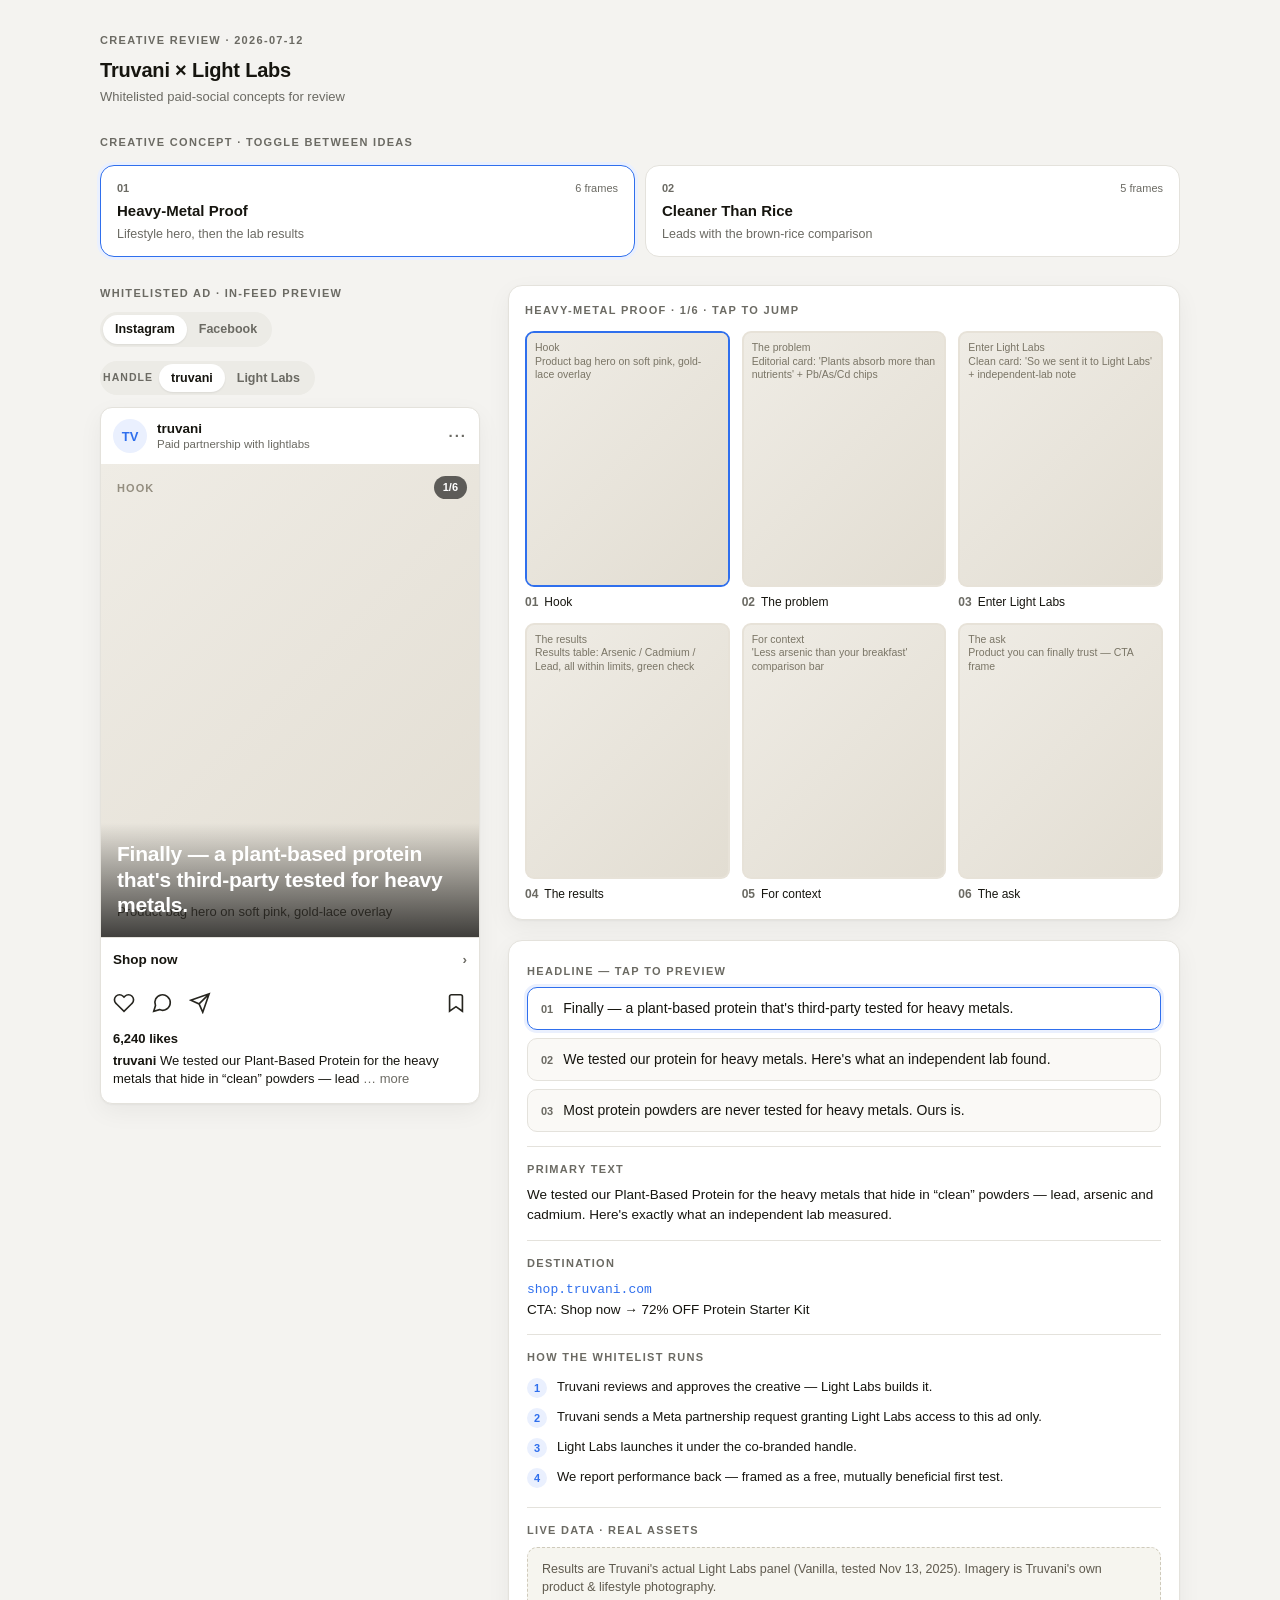
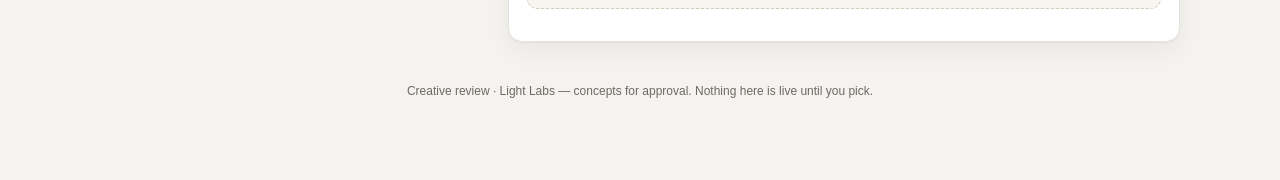
<file: .agents/skills/ad-creative/assets/creative-review-template.html>
<!DOCTYPE html>
<!--
  Creative Review Page — a shareable ad-creative approval artifact.

  HOW TO USE (agents): replace the JSON inside <script id="review-data"> below
  with the real project. Everything else renders from it. The file is
  self-contained — no build, no network, no dependencies. Open it in a browser,
  host it on any static host (Vercel/Netlify/GitHub Pages), or hand off the
  single .html file.

  THE DATA BLOCK IS JSON, NOT JAVASCRIPT:
    - double-quoted keys and strings, no comments, no trailing commas
    - it is inert data (parsed with JSON.parse), so a value can never execute
    - SECURITY: escape every literal "<" in your text values as \u003c so a
      value like "</script>" can never break out of the tag. All values are
      also HTML-escaped again at render time.

  DATA SHAPE — see references/creative-review-page.md for the annotated spec.
  Images: each frame's "image" may be a local path/file URL or a data URI.
  Remote and protocol-relative URLs are blocked; package images with the page.
  If omitted (or the file is missing), a placeholder shows the frame label +
  the image prompt — use this for concepts not yet rendered to image.
-->
<html lang="en">
<head>
<meta charset="utf-8" />
<meta name="viewport" content="width=device-width, initial-scale=1" />
<title>Creative Review</title>
<style>
  :root {
    --bg: #f4f3f0; --card: #ffffff; --ink: #16150f; --muted: #6b6a63;
    --line: #e4e2dc; --accent: #2f6fed; --accent-soft: #eaf0fe;
    --radius: 14px; --shadow: 0 1px 2px rgba(0,0,0,.04), 0 8px 24px rgba(0,0,0,.05);
  }
  * { box-sizing: border-box; }
  body { margin: 0; background: var(--bg); color: var(--ink);
    font: 15px/1.5 -apple-system, BlinkMacSystemFont, "Segoe UI", Roboto, Helvetica, Arial, sans-serif;
    -webkit-font-smoothing: antialiased; }
  .wrap { max-width: 1120px; margin: 0 auto; padding: 32px 20px 80px; }
  .eyebrow { font-size: 11px; font-weight: 700; letter-spacing: .12em; text-transform: uppercase; color: var(--muted); }
  a { color: var(--accent); }

  header.project { margin-bottom: 28px; }
  header.project h1 { font-size: 20px; margin: 6px 0 2px; letter-spacing: -.01em; }
  header.project .sub { color: var(--muted); font-size: 13px; }

  .concepts { display: grid; grid-template-columns: repeat(auto-fit, minmax(210px, 1fr)); gap: 10px; margin: 14px 0 28px; }
  .concept { text-align: left; background: var(--card); border: 1.5px solid var(--line); border-radius: var(--radius);
    padding: 14px 16px; cursor: pointer; transition: border-color .12s, box-shadow .12s; font: inherit; color: inherit; }
  .concept:hover { border-color: #cfcdc6; }
  .concept[aria-pressed="true"] { border-color: var(--accent); box-shadow: 0 0 0 3px var(--accent-soft); background: #fff; }
  .concept .row1 { display: flex; align-items: baseline; justify-content: space-between; gap: 8px; }
  .concept .num { font-size: 11px; font-weight: 700; color: var(--muted); }
  .concept .frames { font-size: 11px; color: var(--muted); }
  .concept .name { font-weight: 650; font-size: 15px; margin: 4px 0 3px; }
  .concept .tag { font-size: 12.5px; color: var(--muted); line-height: 1.35; }

  .grid { display: grid; grid-template-columns: minmax(0, 380px) minmax(0, 1fr); gap: 28px; align-items: start; }
  @media (max-width: 860px) { .grid { grid-template-columns: 1fr; } }
  .col-label { margin-bottom: 10px; }

  .toggles { display: flex; flex-wrap: wrap; gap: 14px; margin-bottom: 12px; }
  .seg { display: inline-flex; background: #ecebe6; border-radius: 999px; padding: 3px; }
  .seg button { border: 0; background: transparent; font: inherit; font-size: 12.5px; font-weight: 600; color: var(--muted);
    padding: 5px 12px; border-radius: 999px; cursor: pointer; }
  .seg button[aria-pressed="true"] { background: #fff; color: var(--ink); box-shadow: 0 1px 2px rgba(0,0,0,.08); }
  .seg .lbl { align-self: center; font-size: 10.5px; font-weight: 700; letter-spacing: .1em; text-transform: uppercase; color: var(--muted); margin-right: 6px; }

  .post { background: var(--card); border: 1px solid var(--line); border-radius: 12px; overflow: hidden; box-shadow: var(--shadow); }
  .post .top { display: flex; align-items: center; gap: 10px; padding: 11px 12px; }
  .post .avatar { width: 34px; height: 34px; border-radius: 50%; background: var(--accent-soft); color: var(--accent);
    display: grid; place-items: center; font-weight: 700; font-size: 13px; overflow: hidden; flex: none; }
  .post .avatar img { width: 100%; height: 100%; object-fit: cover; }
  .post .who { line-height: 1.2; }
  .post .who .name { font-weight: 650; font-size: 13.5px; }
  .post .who .partner { font-size: 11.5px; color: var(--muted); }
  .post .dots { margin-left: auto; color: var(--muted); font-weight: 700; letter-spacing: 2px; }
  .frame { position: relative; aspect-ratio: 4/5; background: #ded9d0; display: grid; }
  .frame img { width: 100%; height: 100%; object-fit: cover; grid-area: 1/1; z-index: 1; }
  .frame .ph { grid-area: 1/1; display: flex; flex-direction: column; justify-content: space-between; padding: 16px;
    background: linear-gradient(135deg,#efece5,#e2ddd2); }
  .frame .ph .plabel { font-size: 11px; font-weight: 700; letter-spacing: .1em; text-transform: uppercase; color: #948e80; }
  .frame .ph .pprompt { font-size: 13px; color: #5f5a4e; line-height: 1.4; }
  .frame .badge { position: absolute; top: 12px; left: 12px; z-index: 2; background: rgba(255,255,255,.92);
    font-size: 11.5px; font-weight: 600; padding: 5px 10px; border-radius: 999px; display: flex; align-items: center; gap: 5px; }
  .frame .counter { position: absolute; top: 12px; right: 12px; z-index: 2; background: rgba(0,0,0,.6); color: #fff; font-size: 11px;
    font-weight: 600; padding: 3px 9px; border-radius: 999px; }
  .frame .headline { position: absolute; left: 0; right: 0; bottom: 0; z-index: 2; padding: 18px 16px 20px; color: #fff;
    font-size: 21px; font-weight: 700; line-height: 1.2; letter-spacing: -.01em;
    background: linear-gradient(to top, rgba(0,0,0,.72), rgba(0,0,0,0)); }
  .frame .headline.light { color: var(--ink); background: linear-gradient(to top, rgba(255,255,255,.85), rgba(255,255,255,0)); }

  /* Instagram chrome */
  .ig-cta { display: flex; align-items: center; justify-content: space-between; padding: 12px; border-top: 1px solid var(--line);
    font-weight: 600; font-size: 13.5px; }
  .ig-cta .chev { color: var(--muted); }
  .ig-actions { display: flex; gap: 16px; padding: 10px 12px 2px; color: #26251f; }
  .ig-actions svg { width: 22px; height: 22px; }
  .ig-actions .save { margin-left: auto; }
  .likes { padding: 6px 12px 2px; font-weight: 650; font-size: 13px; }
  .caption { padding: 2px 12px 14px; font-size: 13px; line-height: 1.4; }
  .caption .h { font-weight: 650; }
  .caption .more { color: var(--muted); }

  /* Facebook chrome — link card below image + text actions */
  .fb-card { display: flex; align-items: center; gap: 12px; padding: 12px; background: #f3f4f6; border-top: 1px solid var(--line); }
  .fb-card .meta { min-width: 0; flex: 1; }
  .fb-card .dom { font-size: 11px; letter-spacing: .04em; text-transform: uppercase; color: var(--muted); }
  .fb-card .hl { font-size: 14px; font-weight: 650; line-height: 1.25; margin-top: 2px; overflow: hidden; }
  .fb-card .btn { flex: none; background: #e4e6eb; color: #050505; font-weight: 650; font-size: 12.5px; padding: 8px 14px; border-radius: 7px; }
  .fb-actions { display: flex; padding: 4px 12px; border-top: 1px solid var(--line); }
  .fb-actions span { flex: 1; text-align: center; padding: 8px 0; font-size: 13px; font-weight: 600; color: var(--muted); }

  .board { background: var(--card); border: 1px solid var(--line); border-radius: var(--radius); padding: 16px; box-shadow: var(--shadow); margin-bottom: 20px; }
  .board .frames-grid { display: grid; grid-template-columns: repeat(3, 1fr); gap: 12px; margin-top: 12px; }
  @media (max-width: 480px) { .board .frames-grid { grid-template-columns: repeat(2, 1fr); } }
  .thumb { border: 0; background: transparent; padding: 0; cursor: pointer; text-align: left; font: inherit; color: inherit; }
  .thumb .box { aspect-ratio: 4/5; border-radius: 9px; overflow: hidden; border: 2px solid transparent; background: #e7e2d8;
    display: grid; transition: border-color .12s; }
  .thumb[aria-current="true"] .box { border-color: var(--accent); }
  .thumb .box img { width: 100%; height: 100%; object-fit: cover; grid-area: 1/1; z-index: 1; }
  .thumb .box .mini { grid-area: 1/1; padding: 8px; font-size: 10.5px; color: #7a7566; line-height: 1.3;
    background: linear-gradient(135deg,#efece5,#e2ddd2); overflow: hidden; }
  .thumb .cap { margin-top: 6px; font-size: 12px; }
  .thumb .cap .n { color: var(--muted); font-weight: 700; margin-right: 6px; }

  .copy { background: var(--card); border: 1px solid var(--line); border-radius: var(--radius); padding: 18px; box-shadow: var(--shadow); }
  .copy .block { padding: 14px 0; border-top: 1px solid var(--line); }
  .copy .block:first-of-type { border-top: 0; padding-top: 4px; }
  .headline-opt { display: flex; gap: 10px; align-items: flex-start; width: 100%; text-align: left; font: inherit; color: inherit;
    background: #faf9f6; border: 1.5px solid var(--line); border-radius: 10px; padding: 11px 13px; cursor: pointer; margin-top: 8px; }
  .headline-opt[aria-pressed="true"] { border-color: var(--accent); background: #fff; box-shadow: 0 0 0 3px var(--accent-soft); }
  .headline-opt .n { font-size: 11px; font-weight: 700; color: var(--muted); margin-top: 2px; }
  .headline-opt .t { font-size: 14px; line-height: 1.35; }
  .kv { font-size: 13.5px; line-height: 1.5; }
  .kv .dest { color: var(--accent); font-family: ui-monospace, SFMono-Regular, Menlo, monospace; font-size: 13px; }
  .steps { margin: 8px 0 0; padding: 0; list-style: none; }
  .steps li { display: flex; gap: 10px; padding: 5px 0; font-size: 13px; line-height: 1.4; }
  .steps li .i { flex: none; width: 20px; height: 20px; border-radius: 50%; background: var(--accent-soft); color: var(--accent);
    display: grid; place-items: center; font-size: 11px; font-weight: 700; }
  .grounding { background: #f6f5ef; border: 1px dashed #cfcabb; border-radius: 10px; padding: 12px 14px; font-size: 12.5px; color: #5f5a4e; line-height: 1.45; margin-top: 8px; }
  .err { background: #fbeaea; border: 1px solid #e6b7b7; color: #8a2b2b; border-radius: 10px; padding: 14px 16px; font-size: 13px; }
  footer { margin-top: 40px; text-align: center; font-size: 12px; color: var(--muted); }
</style>
</head>
<body>

<!-- DATA — replace this JSON with your project (see the comment at the top of the file). -->
<script type="application/json" id="review-data">
{
  "project": {
    "brand": "Truvani",
    "agency": "Light Labs",
    "date": "2026-07-12",
    "note": "Whitelisted paid-social concepts for review"
  },
  "platforms": ["instagram", "facebook"],
  "concepts": [
    {
      "name": "Heavy-Metal Proof",
      "tagline": "Lifestyle hero, then the lab results",
      "handles": [
        { "name": "truvani", "partner": "Paid partnership with lightlabs", "initials": "TV" },
        { "name": "Light Labs", "partner": "Paid partnership with truvani", "initials": "LL" }
      ],
      "frames": [
        { "label": "Hook", "prompt": "Product bag hero on soft pink, gold-lace overlay", "headline": "Finally — a plant-based protein that's third-party tested for heavy metals.", "headlineTheme": "dark" },
        { "label": "The problem", "prompt": "Editorial card: 'Plants absorb more than nutrients' + Pb/As/Cd chips" },
        { "label": "Enter Light Labs", "prompt": "Clean card: 'So we sent it to Light Labs' + independent-lab note" },
        { "label": "The results", "prompt": "Results table: Arsenic / Cadmium / Lead, all within limits, green check" },
        { "label": "For context", "prompt": "'Less arsenic than your breakfast' comparison bar" },
        { "label": "The ask", "prompt": "Product you can finally trust — CTA frame", "headline": "Protein you can finally trust." }
      ],
      "headlines": [
        "Finally — a plant-based protein that's third-party tested for heavy metals.",
        "We tested our protein for heavy metals. Here's what an independent lab found.",
        "Most protein powders are never tested for heavy metals. Ours is."
      ],
      "likes": "6,240",
      "primaryText": "We tested our Plant-Based Protein for the heavy metals that hide in “clean” powders — lead, arsenic and cadmium. Here's exactly what an independent lab measured.",
      "destination": { "url": "shop.truvani.com", "cta": "Shop now", "offer": "72% OFF Protein Starter Kit" },
      "rollout": {
        "title": "How the whitelist runs",
        "steps": [
          "Truvani reviews and approves the creative — Light Labs builds it.",
          "Truvani sends a Meta partnership request granting Light Labs access to this ad only.",
          "Light Labs launches it under the co-branded handle.",
          "We report performance back — framed as a free, mutually beneficial first test."
        ]
      },
      "grounding": "Results are Truvani's actual Light Labs panel (Vanilla, tested Nov 13, 2025). Imagery is Truvani's own product & lifestyle photography."
    },
    {
      "name": "Cleaner Than Rice",
      "tagline": "Leads with the brown-rice comparison",
      "frames": [
        { "label": "Hook", "prompt": "Split visual: brown rice vs protein scoop", "headline": "Your “clean” brown rice protein? Test it.", "headlineTheme": "dark" },
        { "label": "The claim", "prompt": "Stat card comparing arsenic levels" },
        { "label": "The proof", "prompt": "Light Labs results table" },
        { "label": "The context", "prompt": "What the numbers mean, plainly" },
        { "label": "The ask", "prompt": "Starter-kit offer frame", "headline": "Trust the label. Then trust the test." }
      ],
      "headlines": [
        "Your “clean” brown rice protein? Test it.",
        "Brown rice protein is often the worst offender for arsenic. We checked ours.",
        "“Plant-based” doesn't mean “clean.” We have the lab panel to prove ours is."
      ],
      "primaryText": "Brown-rice protein is one of the most common sources of dietary arsenic. So we sent ours to an independent lab. Here's the panel.",
      "destination": { "url": "shop.truvani.com", "cta": "Shop now", "offer": "72% OFF Protein Starter Kit" },
      "grounding": "Comparison figures are from Truvani's Light Labs panel and published dietary-arsenic ranges. No competitor is named."
    }
  ]
}
</script>

<div class="wrap">
  <header class="project" id="project"></header>
  <div class="eyebrow">Creative concept · toggle between ideas</div>
  <div class="concepts" id="concepts"></div>
  <div class="grid">
    <section>
      <div class="eyebrow col-label" id="preview-label">In-feed preview</div>
      <div class="toggles" id="toggles"></div>
      <div class="post" id="post"></div>
    </section>
    <section>
      <div class="board">
        <div class="eyebrow" id="board-label">Storyboard · tap to jump</div>
        <div class="frames-grid" id="frames-grid"></div>
      </div>
      <div class="copy" id="copy"></div>
    </section>
  </div>
  <footer id="footer"></footer>
</div>

<script>
/* ============================================================================
   RENDER — generic; no need to edit when swapping the DATA JSON above.
   ========================================================================== */
const esc = (s) => String(s == null ? "" : s).replace(/[&<>"']/g, c => (
  { "&": "&amp;", "<": "&lt;", ">": "&gt;", '"': "&quot;", "'": "&#39;" }[c]));
const PLATFORMS = { instagram: "Instagram", facebook: "Facebook" };

let DATA;
try {
  DATA = JSON.parse(document.getElementById("review-data").textContent);
} catch (e) {
  document.querySelector(".wrap").innerHTML =
    '<div class="err"><b>Couldn\'t read the review data.</b><br/>The <code>#review-data</code> block must be valid JSON — double-quoted keys and strings, no comments, no trailing commas. Parser said: ' + esc(e.message) + '</div>';
  throw e;
}

function invalid(msg) {
  document.querySelector(".wrap").innerHTML =
    '<div class="err"><b>The review data is missing something.</b><br/>' + esc(msg) + '</div>';
  throw new Error(msg);
}
if (!DATA || !Array.isArray(DATA.concepts) || !DATA.concepts.length)
  invalid('"concepts" must be a non-empty array.');
DATA.concepts.forEach((c, i) => {
  if (!c || typeof c !== "object") invalid(`concepts[${i}] must be an object.`);
  if (!Array.isArray(c.frames) || !c.frames.length) invalid(`concepts[${i}].frames must be a non-empty array.`);
});

const state = { concept: 0, frame: 0, platform: null, handle: 0, headline: 0 };
const concept = () => DATA.concepts[state.concept];

// platforms restricted to the ones we can render; default to first valid
const platformList = () => (DATA.platforms || ["instagram"]).filter(p => PLATFORMS[p]);
state.platform = platformList()[0] || "instagram";

const heart = '<svg viewBox="0 0 24 24" fill="none" stroke="currentColor" stroke-width="1.8"><path d="M20.8 4.6a5.5 5.5 0 0 0-7.8 0L12 5.6l-1-1a5.5 5.5 0 1 0-7.8 7.8l1 1L12 21l7.8-7.6 1-1a5.5 5.5 0 0 0 0-7.8z"/></svg>';
const comment = '<svg viewBox="0 0 24 24" fill="none" stroke="currentColor" stroke-width="1.8"><path d="M21 11.5a8.4 8.4 0 0 1-11.8 7.7L3 21l1.9-6.2A8.4 8.4 0 1 1 21 11.5z"/></svg>';
const share = '<svg viewBox="0 0 24 24" fill="none" stroke="currentColor" stroke-width="1.8"><path d="M22 2 11 13M22 2l-7 20-4-9-9-4 20-7z"/></svg>';
const bookmark = '<svg viewBox="0 0 24 24" fill="none" stroke="currentColor" stroke-width="1.8"><path d="M19 21l-7-5-7 5V5a2 2 0 0 1 2-2h10a2 2 0 0 1 2 2z"/></svg>';

function renderProject() {
  const p = DATA.project || {};
  const line = [p.brand, p.agency && `× ${p.agency}`].filter(Boolean).join(" ");
  document.getElementById("project").innerHTML =
    `<div class="eyebrow">Creative review${p.date ? " · " + esc(p.date) : ""}</div>
     <h1>${esc(line || "Ad creative")}</h1>${p.note ? `<div class="sub">${esc(p.note)}</div>` : ""}`;
  document.getElementById("footer").innerHTML =
    `Creative review${p.agency ? " · " + esc(p.agency) : ""} — concepts for approval. Nothing here is live until you pick.`;
}

function renderConcepts() {
  document.getElementById("concepts").innerHTML = DATA.concepts.map((c, i) => `
    <button class="concept" aria-pressed="${i === state.concept}" data-i="${i}">
      <div class="row1"><span class="num">${String(i + 1).padStart(2, "0")}</span>
        <span class="frames">${c.frames.length} frame${c.frames.length === 1 ? "" : "s"}</span></div>
      <div class="name">${esc(c.name)}</div>
      <div class="tag">${esc(c.tagline || "")}</div>
    </button>`).join("");
  document.querySelectorAll(".concept").forEach(b =>
    b.onclick = () => { state.concept = +b.dataset.i; state.frame = 0; state.handle = 0; state.headline = 0; renderAll(); });
}

function handles() {
  return concept().handles || [{
    name: DATA.project?.brand || "brand",
    partner: DATA.project?.agency ? "Paid partnership with " + DATA.project.agency.toLowerCase() : "Sponsored",
    initials: (DATA.project?.brand || "AD").slice(0, 2).toUpperCase()
  }];
}

function renderToggles() {
  const plats = platformList(), hs = handles();
  let html = "";
  if (plats.length > 1) {
    html += `<div class="seg" role="group">${plats.map(p =>
      `<button data-plat="${esc(p)}" aria-pressed="${p === state.platform}">${esc(PLATFORMS[p])}</button>`).join("")}</div>`;
  }
  if (hs.length > 1) {
    html += `<div class="seg" role="group"><span class="lbl">Handle</span>${hs.map((h, i) =>
      `<button data-handle="${i}" aria-pressed="${i === state.handle}">${esc(h.name)}</button>`).join("")}</div>`;
  }
  const el = document.getElementById("toggles");
  el.innerHTML = html;
  el.querySelectorAll("[data-plat]").forEach(b => b.onclick = () => { state.platform = b.dataset.plat; renderToggles(); renderPost(); });
  el.querySelectorAll("[data-handle]").forEach(b => b.onclick = () => { state.handle = +b.dataset.handle; renderToggles(); renderPost(); });
  document.getElementById("preview-label").textContent = (hs.length > 1 ? "Whitelisted ad · " : "") + "In-feed preview";
}

// Classify with the browser URL parser; tabs/newlines and backslashes can hide a remote URL.
function localImageSource(value) {
  if (typeof value !== "string") return "";
  const syntax = value.replace(/[\t\n\r]/g, "").replace(/\\/g, "/")
    .replace(/^[\u0000-\u0020]+|[\u0000-\u0020]+$/g, "");
  if (/^\/\//.test(syntax)) return "";
  try {
    const base = new URL(document.baseURI);
    const image = new URL(value, base);
    if (image.protocol === "data:" || (image.protocol === "file:" && !image.host)) return value;
    // Hosted relative assets stay on the review page's origin; absolute network URLs stay blocked.
    if (!/^[a-z][a-z0-9+.-]*:/i.test(syntax) && image.origin === base.origin) return value;
  } catch (_) { /* An invalid source falls back to the placeholder. */ }
  return "";
}

// placeholder underneath + image on top; a missing/broken image removes itself → placeholder shows
function frameVisual(f, phCls) {
  const ph = `<div class="${phCls}"><div class="plabel">${esc(f.label)}</div><div class="pprompt">${esc(f.prompt || "")}</div></div>`;
  // Only local/relative or data: image sources — block remote URLs so the page stays offline and cannot beacon on open.
  const localImg = localImageSource(f.image);
  const img = localImg ? `<img src="${esc(localImg)}" alt="${esc(f.label)}" onerror="this.remove()" />` : "";
  return ph + img;
}

function frameHTML(c, f) {
  const total = c.frames.length;
  const headlineText = state.frame === 0 ? (c.headlines?.[state.headline] || f.headline || "") : (f.headline || "");
  const theme = f.headlineTheme === "light" ? " light" : "";
  return `<div class="frame">
      ${frameVisual(f, "ph")}
      <span class="counter">${state.frame + 1}/${total}</span>
      ${headlineText ? `<div class="headline${theme}">${esc(headlineText)}</div>` : ""}
    </div>`;
}

function renderPost() {
  const c = concept(), f = c.frames[state.frame], h = handles()[state.handle] || handles()[0];
  const dest = c.destination || {};
  const top = `<div class="top">
      <div class="avatar">${h.initials ? esc(h.initials) : ""}</div>
      <div class="who"><div class="name">${esc(h.name)}</div><div class="partner">${esc(h.partner || "Sponsored")}</div></div>
      <div class="dots">···</div>
    </div>`;

  let chrome;
  if (state.platform === "facebook") {
    const domain = dest.url ? esc(dest.url) : "";
    const hl = c.headlines?.[state.headline] || f.headline || dest.offer || "";
    chrome = `<div class="fb-card">
        <div class="meta"><div class="dom">${domain}</div><div class="hl">${esc(hl)}</div></div>
        ${dest.cta ? `<div class="btn">${esc(dest.cta)}</div>` : ""}
      </div>
      <div class="fb-actions"><span>Like</span><span>Comment</span><span>Share</span></div>`;
  } else {
    chrome = `<div class="ig-cta"><span>${esc(dest.cta || "Learn more")}</span><span class="chev">›</span></div>
      <div class="ig-actions">${heart}${comment}${share}<span class="save">${bookmark}</span></div>
      ${c.likes ? `<div class="likes">${esc(c.likes)} likes</div>` : ""}
      <div class="caption"><span class="h">${esc(h.name)}</span> ${esc((c.primaryText || "").slice(0, 90))}<span class="more"> … more</span></div>`;
  }

  document.getElementById("post").innerHTML = top + frameHTML(c, f) + chrome;
  document.getElementById("board-label").textContent = `${c.name} · ${state.frame + 1}/${c.frames.length} · tap to jump`;
}

function renderBoard() {
  const c = concept();
  document.getElementById("frames-grid").innerHTML = c.frames.map((f, i) => `
    <button class="thumb" aria-current="${i === state.frame}" data-i="${i}">
      <div class="box">${frameVisual(f, "mini")}</div>
      <div class="cap"><span class="n">${String(i + 1).padStart(2, "0")}</span>${esc(f.label)}</div>
    </button>`).join("");
  document.querySelectorAll(".thumb").forEach(b =>
    b.onclick = () => { state.frame = +b.dataset.i; renderPost(); renderBoard(); });
}

function renderCopy() {
  const c = concept(), dest = c.destination || {};
  let html = "";
  if (c.headlines?.length) {
    html += `<div class="block"><div class="eyebrow">Headline — tap to preview</div>${c.headlines.map((h, i) =>
      `<button class="headline-opt" aria-pressed="${i === state.headline}" data-i="${i}">
        <span class="n">${String(i + 1).padStart(2, "0")}</span><span class="t">${esc(h)}</span></button>`).join("")}</div>`;
  }
  if (c.primaryText) html += `<div class="block"><div class="eyebrow">Primary text</div><div class="kv" style="margin-top:8px">${esc(c.primaryText)}</div></div>`;
  if (dest.url || dest.cta) {
    html += `<div class="block"><div class="eyebrow">Destination</div><div class="kv" style="margin-top:8px">
      ${dest.url ? `<span class="dest">${esc(dest.url)}</span><br/>` : ""}
      ${dest.cta ? `CTA: ${esc(dest.cta)}` : ""}${dest.offer ? ` → ${esc(dest.offer)}` : ""}</div></div>`;
  }
  if (c.rollout?.steps?.length) {
    html += `<div class="block"><div class="eyebrow">${esc(c.rollout.title || "How it runs")}</div>
      <ol class="steps">${c.rollout.steps.map((s, i) => `<li><span class="i">${i + 1}</span><span>${esc(s)}</span></li>`).join("")}</ol></div>`;
  }
  if (c.grounding) html += `<div class="block"><div class="eyebrow">Live data · real assets</div><div class="grounding">${esc(c.grounding)}</div></div>`;
  const el = document.getElementById("copy");
  el.innerHTML = html;
  el.querySelectorAll(".headline-opt").forEach(b =>
    b.onclick = () => { state.headline = +b.dataset.i; state.frame = 0; renderPost(); renderBoard(); renderCopy(); });
}

function renderAll() { renderConcepts(); renderToggles(); renderPost(); renderBoard(); renderCopy(); }
renderProject();
renderAll();
</script>
</body>
</html>
</file>
<file: css/styles.css>
/* ==========================================================================
   Elyxian Dental & Smile Studio
   1. Tokens   2. Base   3. Layout   4. Components   5. Sections   6. Motion
   ========================================================================== */

/* 1. Tokens --------------------------------------------------------------- */
:root {
  /* Palette sampled from the clinic's roll-up banner (assets/OfflineBanners.JPG):
     ivory and sand grounds, forest green, the logo's green-black ink and gold.
     Gold text on light uses the darker --accent-ink to keep AA contrast. */
  --dark: #2b3c31;         /* forest green: dark sections, the banner's footer band */
  --dark-soft: #34483b;    /* cards on dark */
  --paper: #faf6ea;        /* ivory: the banner's ground */
  --paper-deep: #f5ebd9;   /* sand: the banner's icon circles, for alternate sheets */
  --canvas: #faf6ea;       /* behind the intro */
  --surface: #fffdf8;      /* chips, cards and fields */
  --ink: #172821;          /* the wordmark's green-black */
  --ink-soft: #55605a;
  --line: #e6dcc6;
  --line-strong: #c9b994;
  --on-dark: #faf6ea;
  --on-dark-soft: #c3cabf;
  --line-dark: #415446;
  --pill: #2b3c31;         /* buttons on light */
  --gold: #b59047;         /* the logo's gold */
  --accent: #c6a559;       /* gold on dark: the banner's Book pill (5:1 on forest) */
  --accent-ink: #806428;   /* gold text on light (4.7:1 on sand) */
  --accent-rule: #b59047;  /* rules on light */
  --error: #9b2c2c;
  --focus: var(--dark);

  /* Spacing scale */
  --s1: .25rem; --s2: .5rem; --s3: .75rem; --s4: 1rem; --s5: 1.5rem;
  --s6: 2rem; --s7: 3rem; --s8: 4rem; --s9: 6rem; --s10: 8rem;

  /* Type */
  --serif: "Cormorant Garamond", "Serif Fallback", Georgia, serif;
  --script: "Allura", "Snell Roundhand", cursive;   /* one accent phrase only, as on the banner */
  --sans: "Montserrat", "Sans Fallback", system-ui, -apple-system, "Segoe UI", Roboto, sans-serif;
  --t-small: .875rem;
  --t-body: 1.0625rem;
  --t-lead: clamp(1.125rem, 1rem + .5vw, 1.3125rem);
  --t-h3: clamp(1.625rem, 1.4rem + 1vw, 2.125rem);
  --t-h2: clamp(2.5rem, 1.8rem + 3.2vw, 4.5rem);
  --t-h1: clamp(3rem, min(1.5rem + 6.6vw, 10.5vh), 6.25rem);

  --wrap: 76rem;
  --gutter: clamp(1.25rem, 4vw, 3rem);
  --header-h: 5.5rem;      /* space the floating controls cover */
  --bar-h: 4.25rem;
  --sheet-r: clamp(1.25rem, 3vw, 2.5rem);
  --edge: max(var(--gutter), calc((100vw - var(--wrap)) / 2 + var(--gutter)));
  --ease: cubic-bezier(.2, .6, .2, 1);
}

/* Metric-matched fallbacks limit layout shift when the web fonts arrive */
@font-face {
  font-family: "Serif Fallback";
  src: local("Georgia"), local("Noto Serif"), local("Times New Roman");
  size-adjust: 86%;
  ascent-override: 100%;
  descent-override: 28%;
}
@font-face {
  font-family: "Sans Fallback";
  src: local("Arial"), local("Roboto"), local("Helvetica");
  size-adjust: 112%;
}

/* 2. Base ----------------------------------------------------------------- */
*, *::before, *::after { box-sizing: border-box; }
html { -webkit-text-size-adjust: 100%; scroll-padding-top: calc(var(--header-h) + var(--s4)); }
body {
  margin: 0;
  background: var(--paper);
  color: var(--ink);
  font: 400 var(--t-body)/1.65 var(--sans);
  -webkit-font-smoothing: antialiased;
  padding-bottom: calc(var(--bar-h) + env(safe-area-inset-bottom));
}
img, svg, iframe { display: block; max-width: 100%; }
img { height: auto; }
h1, h2, h3 { margin: 0; font-family: var(--serif); font-weight: 500; line-height: 1.05; letter-spacing: -.01em; text-wrap: balance; }
h1 { font-size: var(--t-h1); line-height: .98; letter-spacing: -.02em; }
h2 { font-size: var(--t-h2); }
h3 { font-size: var(--t-h3); line-height: 1.15; }
h1 em, h2 em { font-style: italic; font-weight: 500; }
p, ul, ol, dl, dd, figure { margin: 0; }
p + p { margin-top: var(--s4); }
ul, ol { padding: 0; list-style: none; }
.prose-list { padding-left: 1.15em; list-style: disc; }
.prose-list li + li { margin-top: var(--s2); }
a { color: inherit; text-decoration: underline; text-decoration-thickness: 1px; text-underline-offset: .2em; }
a:hover { text-decoration-thickness: 2px; }
address { font-style: normal; }
:focus-visible { outline: 3px solid var(--focus); outline-offset: 3px; border-radius: 2px; }
.on-dark { --focus: var(--accent); background: var(--dark); color: var(--on-dark); }

.skip-link {
  position: absolute; left: var(--s4); top: -5rem; z-index: 100;
  background: var(--dark); color: var(--on-dark);
  padding: var(--s3) var(--s4); border-radius: 2px;
}
.skip-link:focus { top: var(--s3); --focus: var(--accent); }
.visually-hidden { position: absolute; width: 1px; height: 1px; margin: -1px; overflow: hidden; clip-path: inset(50%); white-space: nowrap; }

/* A value still waiting for the client's confirmation */
dd.ph, p.ph, address.ph { width: fit-content; }
.on-dark .ph { background: none; box-shadow: none; border-bottom: 1px dashed var(--accent); }
.ph { background: rgba(176, 136, 68, .16); box-shadow: 0 0 0 .12em rgba(176, 136, 68, .16); border-radius: 1px; }

/* 3. Layout --------------------------------------------------------------- */
.wrap { width: 100%; max-width: var(--wrap); margin-inline: auto; padding-inline: var(--gutter); }
.section { padding-block: clamp(var(--s7), 6vw, 5.5rem); }
.section + .section:not(.sheet) { border-top: 1px solid var(--line); }
.section--deep { background: var(--paper-deep); }

/* Sheets: rounded panels that slide up over whatever came before */
.sheet { position: relative; z-index: 1; margin-top: calc(-1 * var(--sheet-r)); border-radius: var(--sheet-r) var(--sheet-r) 0 0; background: var(--paper); }
.sheet.section--deep { background: var(--paper-deep); }
.sheet.on-dark { background: var(--dark); }
.eyebrow {
  display: flex; align-items: center; gap: var(--s3);
  font-size: .75rem; font-weight: 600; letter-spacing: .2em; text-transform: uppercase; color: var(--accent-ink);
  margin-bottom: var(--s5);
}
.eyebrow::before { content: ""; width: 2rem; height: 1px; background: var(--accent-rule); flex: none; }
.on-dark .eyebrow { color: var(--accent); }
.on-dark .eyebrow::before { background: var(--accent); }
.section-head { max-width: 62rem; margin-bottom: clamp(var(--s6), 4vw, var(--s7)); }
.lead { font-size: var(--t-lead); line-height: 1.55; color: var(--ink-soft); max-width: 40rem; margin-top: var(--s5); }
.on-dark .lead { color: var(--on-dark-soft); }

/* Split: heading held to the left while a long list runs beside it */
.split { display: grid; gap: var(--s7); }
@media (min-width: 60rem) {
  .split { grid-template-columns: 5fr 7fr; gap: var(--s8); align-items: start; }
  .split > .section-head { margin-bottom: 0; position: sticky; top: calc(var(--header-h) + var(--s6)); }
}

/* 4. Components ----------------------------------------------------------- */
/* Logo */
.brand { display: inline-flex; padding-block: var(--s2); }
.brand img { height: 2.875rem; width: auto; }
@media (min-width: 48rem) { .brand img { height: 3.25rem; } }
.footer-logo { height: 3.25rem; width: auto; }
.closing-mark { height: 1.4em; width: auto; flex: none; }


/* Buttons look pressable: solid shape, generous target, visible press state */
.btn {
  display: inline-flex; align-items: center; justify-content: center; gap: var(--s2);
  min-height: 3.25rem; padding: var(--s3) var(--s5);
  border: 1px solid transparent; border-radius: 999px; cursor: pointer;
  font: 500 1rem/1.2 var(--sans); text-align: center; text-decoration: none;
  transition: background-color .2s var(--ease), color .2s var(--ease), border-color .2s var(--ease), transform .1s var(--ease);
}
.btn:active { transform: translateY(1px); }
.btn svg { width: 1.2em; height: 1.2em; flex: none; }
.btn--primary { background: var(--pill); color: var(--on-dark); }
.btn--primary:hover { background: var(--ink); }
.btn--ghost { background: transparent; color: var(--ink); border-color: var(--ink); }
.btn--ghost:hover { background: var(--dark); color: var(--on-dark); }
.on-dark .btn--primary { background: var(--accent); color: var(--ink); }
.on-dark .btn--primary:hover { background: #d4b36a; }
.on-dark .btn--ghost { color: var(--on-dark); border-color: var(--on-dark-soft); }
.on-dark .btn--ghost:hover { background: var(--on-dark); color: var(--dark); }
.btn-row { display: flex; flex-wrap: wrap; gap: var(--s3); }
@media (max-width: 29.99rem) { .btn-row > .btn { flex: 1 1 100%; } }

.text-link { display: inline-flex; align-items: center; gap: .3em; min-height: 2.75rem; font-weight: 500; }
.text-link::after { content: " \2192"; }

/* Header: two floating controls instead of a bar. The header itself has no
   height, so the page runs edge to edge underneath. */
.site-header { position: sticky; top: 0; z-index: 50; height: 0; }
.header-inner {
  position: relative; z-index: 2; display: flex; align-items: flex-start; justify-content: space-between; gap: var(--s4);
  padding: var(--s4) clamp(var(--s4), 2vw, var(--s5)); pointer-events: none;
}
.header-inner > * { pointer-events: auto; }
@media (max-width: 63.99rem) {
  .header-inner { transition: transform .3s var(--ease); }
  .chrome-away .header-inner:not(:focus-within) { transform: translateY(-110%); }
}
.chip { display: flex; align-items: center; gap: var(--s1); padding: .3125rem; background: var(--surface); border-radius: .875rem; box-shadow: 0 2px 16px rgba(20, 28, 26, .1); }
.chip .brand { align-items: center; min-height: 2.75rem; padding: 0 var(--s3) 0 var(--s3); border-left: 1px solid var(--line); }
.chip .brand img { height: 2.375rem; }
.js body[data-page="home"]:not(.past-intro) .chip .brand { display: none; }
/* Light, like the menu chip, so it reads on light and dark sections alike */
.chip-book { display: none; min-height: 3.6rem; padding-inline: var(--s5); background: var(--surface); color: var(--ink); border-radius: .875rem; box-shadow: 0 2px 16px rgba(20, 28, 26, .1); }
.chip-book:hover { background: var(--paper-deep); }
@media (min-width: 64rem) { .chip-book { display: inline-flex; } }

.menu-toggle {
  display: none; align-items: center; gap: var(--s3); min-height: 3rem; padding: 0 var(--s4);
  background: none; border: 0; border-radius: .625rem; color: var(--ink);
  font: 500 .9375rem var(--sans); cursor: pointer; transition: background-color .2s var(--ease);
}
.menu-toggle:hover { background: var(--paper-deep); }
.js .menu-toggle { display: inline-flex; }
.burger { position: relative; width: 1.125rem; height: .75rem; }
.burger::before, .burger::after { content: ""; position: absolute; left: 0; right: 0; height: 1.5px; background: currentColor; transition: transform .25s var(--ease); }
.burger::before { top: .125rem; }
.burger::after { bottom: .125rem; }
.menu-toggle[aria-expanded="true"] .burger::before { transform: translateY(.1875rem) rotate(45deg); }
.menu-toggle[aria-expanded="true"] .burger::after { transform: translateY(-.1875rem) rotate(-45deg); }

/* The menu opens as a full screen of large, numbered links */
.nav-list { counter-reset: nav; }
.nav-list li { counter-increment: nav; }
.nav-list a { text-decoration: none; }
.nav-foot { display: flex; flex-wrap: wrap; gap: var(--s3); }
.js .site-nav {
  position: fixed; inset: 0; z-index: 1; overflow-y: auto;
  display: flex; flex-direction: column; justify-content: space-between; gap: var(--s7);
  padding: calc(var(--header-h) + var(--s5)) var(--edge) calc(var(--s6) + env(safe-area-inset-bottom));
  background: var(--paper);
  visibility: hidden; opacity: 0; transform: translateY(-.75rem);
  transition: opacity .3s var(--ease), transform .3s var(--ease), visibility 0s .3s;
}
.js .site-nav.is-open { visibility: visible; opacity: 1; transform: none; transition: opacity .3s var(--ease), transform .3s var(--ease); }
.js .nav-list li { border-bottom: 1px solid var(--line); }
.js .nav-list a {
  display: flex; align-items: baseline; gap: var(--s5); padding-block: var(--s3);
  font: 500 clamp(2rem, 1.4rem + 3vw, 4rem)/1.1 var(--serif); transition: color .2s var(--ease);
}
.js .nav-list a::before { content: counter(nav, decimal-leading-zero); font: 500 .8125rem var(--sans); letter-spacing: .15em; color: var(--accent-ink); }
.js .nav-list a:hover { color: var(--accent-ink); }
.js .nav-list a[aria-current] { font-style: italic; }
.menu-open { overflow: hidden; }
.menu-open .action-bar, .menu-open .wa-float { display: none; }

/* Without JavaScript the menu is a plain row of links */
html:not(.js) .site-header { position: static; height: auto; }
html:not(.js) .site-nav { padding: 0 var(--gutter) var(--s4); }
html:not(.js) .nav-list { display: flex; flex-wrap: wrap; gap: var(--s2) var(--s5); }
html:not(.js) .nav-list a { display: inline-block; padding-block: var(--s2); text-decoration: underline; }
html:not(.js) .nav-foot { display: none; }

/* Disclosures. The plus is the signifier; it turns to a minus when open. */
.disclosure-list { border-top: 1px solid var(--line); }
.disclosure { border-bottom: 1px solid var(--line); }
.disclosure > summary {
  display: grid; grid-template-columns: 1fr auto; gap: var(--s4); align-items: start;
  padding-block: var(--s5); cursor: pointer; list-style: none;
  transition: color .2s var(--ease);
}
.disclosure > summary::-webkit-details-marker { display: none; }
.disclosure > summary:hover .plus { background: var(--dark); color: var(--on-dark); border-color: var(--dark); }
.plus {
  position: relative; width: 2.25rem; height: 2.25rem; margin-top: .1rem; flex: none;
  border: 1px solid var(--ink-soft); border-radius: 50%; color: var(--ink);
  transition: background-color .2s var(--ease), color .2s var(--ease), border-color .2s var(--ease);
}
.plus::before, .plus::after { content: ""; position: absolute; left: 50%; top: 50%; width: .75rem; height: 1px; margin: -.5px 0 0 -.375rem; background: currentColor; transition: transform .25s var(--ease); }
.plus::after { transform: rotate(90deg); }
details[open] > summary .plus::after { transform: rotate(0); }
.disclosure-title { font-family: var(--serif); font-size: clamp(1.4375rem, 1.3rem + .6vw, 1.75rem); font-weight: 500; line-height: 1.2; }
.disclosure-body { padding-bottom: var(--s6); max-width: 42rem; color: var(--ink-soft); }
details[open] > .disclosure-body { animation: open-in .3s var(--ease); }

/* Accordions run tighter than the treatment rows */
.accordion .disclosure > summary { padding-block: var(--s4); align-items: center; }
.accordion .plus { width: 2rem; height: 2rem; margin-top: 0; }

/* Focus carousel, after gene.com's "Our Focus Areas". Each card sits at an
   offset --d from the active one (0); main.js sets it, so the row loops. */
.focus { text-align: center; padding-bottom: clamp(var(--s8), 8vw, var(--s10)); }
.focus-head h2 { margin-inline: auto; }
.focus-intro { max-width: 36rem; margin: var(--s4) auto 0; font: 500 clamp(1.125rem, 1rem + .4vw, 1.3125rem)/1.5 var(--serif); color: var(--on-dark-soft); }
.focus-carousel { --cw: min(52rem, 84vw); --ch: calc(var(--cw) * .56); --gap: clamp(1rem, 2.5vw, 2rem); margin-top: clamp(var(--s6), 5vw, var(--s8)); overflow: hidden; }
.focus-track { position: relative; height: var(--ch); touch-action: pan-y; }
.focus-card {
  position: absolute; top: 0; left: 50%; width: var(--cw); height: 100%; margin-left: calc(var(--cw) / -2);
  overflow: hidden; border-radius: clamp(1rem, 2vw, 1.5rem); background: var(--canvas); color: var(--ink);
  transform: translateX(calc(var(--d, 0) * (var(--cw) + var(--gap)))) scale(.88);
  transition: transform .6s var(--ease), opacity .6s var(--ease);
}
.focus-card.is-active { transform: none; }
.focus-card:not(.is-active) { cursor: pointer; }
.focus-card.is-far { visibility: hidden; opacity: 0; }
.focus-art { position: absolute; overflow: hidden; border-radius: 50%; aspect-ratio: 1; pointer-events: none; }
.focus-art img { width: 100%; height: 100%; object-fit: cover; }
.focus-art--a { width: 44%; left: -12%; bottom: -40%; }
.focus-art--b { width: 28%; right: -7%; top: -18%; }
.focus-body {
  position: relative; z-index: 1; height: 100%; padding: var(--s5) 12%;
  display: flex; flex-wrap: wrap; align-items: center; justify-content: center; align-content: center; gap: var(--s2) var(--s6);
}
.focus-body h3 { font-size: clamp(1.625rem, 1rem + 2vw, 2.625rem); }
.focus-more {
  padding: var(--s2) 0; background: none; border: 0; color: inherit; cursor: pointer;
  font: 500 1.0625rem var(--sans); text-decoration: underline; text-decoration-thickness: 1px; text-underline-offset: .25em;
}
.focus-more:hover { text-decoration-thickness: 2px; }
.focus-pager { display: flex; align-items: center; justify-content: center; gap: var(--s2); margin-top: var(--s5); }
.focus-arrow { display: grid; place-items: center; width: 2.75rem; height: 2.75rem; padding: 0; background: none; border: 0; border-radius: 50%; color: inherit; cursor: pointer; }
.focus-arrow:hover { background: var(--dark-soft); }
.focus-arrow svg { width: 1rem; height: 1rem; }
.focus-count { min-width: 4rem; font-size: var(--t-small); font-variant-numeric: tabular-nums; color: var(--on-dark-soft); }
@media (max-width: 47.99rem) {
  .focus-carousel { --cw: 80vw; --ch: calc(var(--cw) * .8); --gap: .5rem; }
  .focus-body { flex-direction: column; flex-wrap: nowrap; padding-inline: 12%; }
  .focus-art--a { width: 52%; bottom: -30%; }
  .focus-art--b { width: 34%; top: -12%; }
}

/* Treatment detail, opened from a card */
.t-dialog {
  width: min(56rem, calc(100vw - 2 * var(--gutter))); max-height: calc(100dvh - 2 * var(--s4)); overflow-y: auto;
  padding: clamp(var(--s5), 4vw, var(--s7)); border: 0; border-radius: 1.5rem;
  background: var(--canvas); color: var(--ink); text-align: left; --focus: var(--dark);
}
.t-dialog .btn--primary { background: var(--pill); color: var(--on-dark); }
.t-dialog .btn--primary:hover { background: var(--ink); }
.t-dialog::backdrop { background: rgba(23, 40, 33, .75); }
.t-dialog[open] { animation: dialog-in .35s var(--ease); }
@keyframes dialog-in { from { opacity: 0; transform: translateY(12px) scale(.98); } to { opacity: 1; transform: none; } }
.t-close {
  position: absolute; top: var(--s4); right: var(--s4); min-height: 2.75rem; padding: 0 var(--s4);
  background: var(--surface); color: var(--ink); border: 0; border-radius: .75rem; box-shadow: 0 2px 12px rgba(0, 0, 0, .08);
  font: 500 .9375rem var(--sans); cursor: pointer;
}
.t-num { font: italic 500 2.5rem/1 var(--serif); color: var(--ink-soft); margin-bottom: var(--s3); }
.t-dialog h3 { font-size: clamp(2rem, 1.5rem + 2vw, 3rem); padding-right: 5rem; }
.t-dialog .t-sum { margin-top: var(--s3); font-size: var(--t-lead); color: var(--ink-soft); max-width: 40rem; }
.t-dialog dl { display: grid; gap: var(--s5); margin-block: var(--s6); padding-top: var(--s5); border-top: 1px solid var(--line-strong); }
.t-dialog dt { margin-bottom: var(--s2); font-size: .75rem; font-weight: 500; letter-spacing: .15em; text-transform: uppercase; color: var(--accent-ink); }
.t-dialog dd { color: var(--ink-soft); font-size: 1rem; }
@media (min-width: 48rem) { .t-dialog dl { grid-template-columns: repeat(3, 1fr); gap: var(--s6); } }

/* Without JavaScript the cards can't move or open, so the details are listed instead */
html:not(.js) .focus-carousel { display: none; }
html:not(.js) .t-dialog { display: block; position: static; margin: var(--s5) auto 0; }
html:not(.js) .t-close { display: none; }

.small-note { font-size: var(--t-small); color: var(--ink-soft); }
.note-block { margin-top: var(--s6); padding-top: var(--s5); border-top: 1px solid var(--accent-rule); max-width: 42rem; }

/* Figures */
.figure img { width: 100%; background: var(--paper-deep); }
.figure--round img { border-radius: 1rem; }
.figure figcaption { margin-top: var(--s3); font-size: var(--t-small); color: var(--ink-soft); }

/* Form. Without JS it would submit details into the URL, so it stays hidden. */
.form { display: grid; gap: var(--s5); }
html:not(.js) .form { display: none; }
.field { display: grid; gap: var(--s2); min-width: 0; align-content: start; }
.field-pair { display: grid; gap: var(--s5); }
@media (min-width: 36rem) { .field-pair { grid-template-columns: 1fr 1fr; } }
.field label, .label-text { font-weight: 500; font-size: 1rem; }
.field .opt { color: var(--ink-soft); font-weight: 400; }
.field .hint { font-size: var(--t-small); color: var(--ink-soft); }
input[type="text"], input[type="tel"], input[type="date"], select, textarea {
  width: 100%; min-height: 3.25rem; padding: var(--s3) var(--s4);
  background: var(--surface); color: var(--ink); border: 1px solid #77847b; border-radius: .625rem;
  font: 400 1.0625rem/1.4 var(--sans); appearance: none; -webkit-appearance: none;
}
select {
  padding-right: 2.75rem;
  background-image: linear-gradient(45deg, transparent 50%, var(--ink) 50%, var(--ink) 56%, transparent 56%), linear-gradient(-45deg, transparent 50%, var(--ink) 50%, var(--ink) 56%, transparent 56%);
  background-position: right 1.35rem center, right 1rem center;
  background-size: .375rem .375rem;
  background-repeat: no-repeat;
}
textarea { min-height: 7rem; resize: vertical; }
input:hover, select:hover, textarea:hover { border-color: var(--ink); }
[aria-invalid="true"] { border-color: var(--error); box-shadow: inset 0 0 0 1px var(--error); }
.error { color: var(--error); font-size: var(--t-small); font-weight: 500; }
.error::before { content: "! "; font-weight: 700; }
.error[hidden], .btn[hidden] { display: none; }

.consent { padding: var(--s5); background: var(--paper-deep); border-radius: 1rem; display: grid; gap: var(--s4); }
.consent-notice { font-size: var(--t-small); line-height: 1.6; color: var(--ink-soft); }
.consent-check { display: grid; grid-template-columns: auto 1fr; gap: var(--s3); align-items: start; cursor: pointer; font-weight: 500; font-size: 1rem; line-height: 1.45; }
.consent-check input { width: 1.5rem; height: 1.5rem; margin: 0; accent-color: var(--dark); cursor: pointer; }
.form-actions { display: grid; gap: var(--s3); }
.form-actions .btn { width: 100%; }
@media (min-width: 36rem) { .form-actions .btn { width: auto; justify-self: start; } }

/* Result panel: feedback after submitting */
.result { margin-top: var(--s6); padding: var(--s5); border: 1px solid var(--line-strong); border-radius: 1rem; background: var(--surface); }
.result:focus { outline: none; }
.result h2 { font-size: var(--t-h3); margin-bottom: var(--s3); }
.result pre {
  margin: var(--s4) 0; padding: var(--s4); background: var(--paper); border-radius: .625rem;
  font: 400 var(--t-small)/1.6 var(--sans); white-space: pre-wrap; overflow-wrap: anywhere;
}
.result .btn-row { margin-top: var(--s4); }

/* Numbered steps */
.mini-steps { counter-reset: mini; display: grid; gap: var(--s4); }
.mini-steps li { counter-increment: mini; display: grid; grid-template-columns: 2rem 1fr; gap: var(--s2); color: var(--ink-soft); font-size: 1rem; }
.mini-steps li::before { content: counter(mini); font: italic 500 1.5rem/1.1 var(--serif); color: var(--accent-ink); }

/* Sticky action bar (phones and tablets) */
.action-bar {
  position: fixed; inset: auto 0 0; z-index: 60;
  display: grid; grid-template-columns: 1fr 1fr 1.3fr;
  background: var(--dark); color: var(--on-dark); border-top: 1px solid var(--line-dark);
  padding-bottom: env(safe-area-inset-bottom);
  --focus: var(--accent);
}
.action-bar a {
  display: flex; flex-direction: column; align-items: center; justify-content: center; gap: 2px;
  min-height: var(--bar-h); font-size: .8125rem; font-weight: 500; text-decoration: none;
  border-right: 1px solid var(--line-dark); transition: background-color .2s var(--ease);
}
.action-bar a:focus-visible { outline-offset: -5px; }
.action-bar a:active { background: var(--dark-soft); }
.action-bar a:last-child { background: var(--accent); color: var(--dark); border-right: 0; font-size: .9375rem; --focus: var(--dark); }
.action-bar svg { width: 1.25rem; height: 1.25rem; }

/* Floating WhatsApp (desktop) */
.wa-float {
  display: none; position: fixed; right: var(--s5); bottom: var(--s5); z-index: 60;
  align-items: center; gap: var(--s2); min-height: 3.25rem; padding: 0 var(--s5) 0 var(--s4);
  background: var(--dark); color: var(--on-dark); border: 1px solid var(--line-dark); border-radius: 2rem;
  font-size: .9375rem; font-weight: 500; text-decoration: none;
  box-shadow: 0 6px 24px rgba(20, 28, 26, .2);
  transition: background-color .2s var(--ease);
  --focus: var(--accent-ink);
}
.wa-float:hover { background: var(--pill); }
.wa-float svg { width: 1.375rem; height: 1.375rem; }
@media (min-width: 64rem) {
  body { padding-bottom: 0; }
  .action-bar { display: none; }
  .wa-float { display: inline-flex; }
}

/* 5. Sections ------------------------------------------------------------- */
/* Intro, after gene.com. The clinic's own wordmark sits centred with one line
   beneath. With motion allowed, the stage holds still for several screens while
   main.js fills the letters with photographs, zooms through the heart-tooth mark
   to a grid of photographs, then opens the centre one to fill the screen. */
.intro { background: var(--canvas); }
.intro-stage {
  position: relative; display: grid; place-items: center; overflow: hidden;
  min-height: 100vh; min-height: 100svh; padding: calc(var(--header-h) + var(--s4)) var(--gutter) var(--s8); text-align: center;
}
.intro-type { position: relative; z-index: 1; }
.intro-wordmark img { width: min(84vw, 70rem, 160vh); margin-inline: auto; }
.intro-sub {
  display: flex; align-items: center; justify-content: center; gap: var(--s4); margin-top: var(--s4);
  font-size: clamp(.75rem, .6rem + .5vw, 1rem); font-weight: 500; letter-spacing: .3em; text-transform: uppercase; color: var(--accent-ink);
}
.intro-sub::before, .intro-sub::after { content: ""; width: clamp(1.5rem, 4vw, 3.5rem); height: 1px; background: currentColor; }
.intro-line { max-width: 26ch; margin: clamp(var(--s6), 6vh, var(--s8)) auto 0; font: 500 clamp(1.5rem, 1.1rem + 1.8vw, 2.75rem)/1.15 var(--serif); text-wrap: balance; }
.intro-line em { display: block; }
.intro-svg, .intro-caption, .intro-cue { display: none; }

.intro--live { height: 450vh; height: 450svh; }
.intro--live .intro-stage { position: sticky; top: 0; height: 100vh; height: 100svh; min-height: 0; }
.intro--live .intro-wordmark img { visibility: hidden; } /* the stage draws it in the same place */
.intro--live .intro-svg { display: block; position: absolute; inset: 0; width: 100%; height: 100%; }
.intro--live .intro-caption {
  display: block; position: absolute; left: var(--edge); bottom: var(--s7); z-index: 1; opacity: 0;
  font-size: .8125rem; font-weight: 500; letter-spacing: .2em; text-transform: uppercase; color: #fff;
  text-shadow: 0 1px 12px rgba(0, 0, 0, .5);
}
.intro--live .intro-cue {
  display: flex; flex-direction: column; align-items: center; gap: var(--s2);
  position: absolute; left: 50%; bottom: var(--s5); transform: translateX(-50%);
  font-size: .75rem; font-weight: 500; letter-spacing: .25em; text-transform: uppercase; color: var(--ink-soft);
}
.intro--live .intro-cue::after { content: ""; width: 1px; height: 2.25rem; background: linear-gradient(var(--ink), transparent); animation: cue 2s var(--ease) infinite; transform-origin: top; }
@keyframes cue { 0% { transform: scaleY(0); } 50% { transform: scaleY(1); } 100% { transform: scaleY(1); opacity: 0; } }
@media (max-width: 63.99rem) { .intro--live .intro-cue { bottom: calc(var(--bar-h) + var(--s4)); } }

/* Section heading led by a large outlined numeral */
.section-head--num { display: grid; gap: var(--s4); max-width: none; }
.big-num { font: 500 clamp(7rem, 4rem + 12vw, 15rem)/.75 var(--serif); color: transparent; -webkit-text-stroke: 1.5px var(--accent-rule); }
@media (min-width: 48rem) { .section-head--num { grid-template-columns: auto 1fr; gap: var(--s7); align-items: end; } }

/* Full-bleed photograph between sheets */
.band { position: relative; height: clamp(15rem, 40vw, 34rem); overflow: hidden; background: var(--paper-deep); }
.band img { position: absolute; left: 0; top: -15%; width: 100%; height: 130%; object-fit: cover; }

/* First-visit timeline: one thread through the steps */
.step { position: relative; display: grid; grid-template-columns: 2.75rem 1fr; gap: var(--s4); padding-bottom: var(--s6); }
.step:not(:last-child)::before { content: ""; position: absolute; left: 1.375rem; top: 2.9rem; bottom: .25rem; width: 1px; background: var(--line-strong); }
.step:last-child { padding-bottom: 0; }
.step-num {
  text-align: center; align-self: start;
  font: italic 500 2.5rem/1 var(--serif); color: var(--accent-ink);
}
.step h3 { margin-bottom: var(--s3); padding-top: .25rem; }
.step p { grid-column: 2; color: var(--ink-soft); max-width: 36rem; }
.step { row-gap: 0; }
@media (min-width: 48rem) {
  .step { grid-template-columns: 4.5rem 4fr 6fr; gap: var(--s6); padding-bottom: var(--s6); }
  .step:not(:last-child)::before { left: 2.25rem; top: 3.6rem; }
  .step p { grid-column: auto; padding-top: .35rem; }
  .step-num { font-size: 3.25rem; }
}
.visit-length { margin-top: var(--s6); padding-top: var(--s4); border-top: 1px solid var(--line); color: var(--ink-soft); }

.care { display: grid; gap: var(--s4); margin-top: clamp(var(--s6), 5vw, var(--s7)); }
.card { overflow: hidden; background: var(--surface); border: 1px solid var(--line); border-radius: 1rem; }
.care h3 { margin: var(--s5) var(--s5) var(--s3); }
.care p { padding: 0 var(--s5) var(--s5); color: var(--ink-soft); }
@media (min-width: 48rem) { .care { grid-template-columns: repeat(3, 1fr); } }

/* Doctor */
.doctor { display: grid; gap: var(--s7); }
.doctor h2 { margin-bottom: var(--s5); }
.doctor-meta { display: grid; gap: var(--s4); margin-block: var(--s6); padding-block: var(--s5); border-block: 1px solid var(--line); }
.doctor-meta dt { font-size: var(--t-small); color: var(--ink-soft); }
.doctor-meta dd { font-weight: 500; }
.doctor-note { font: italic 500 clamp(1.375rem, 1.2rem + .8vw, 1.75rem)/1.35 var(--serif); }
@media (min-width: 48rem) {
  .doctor { grid-template-columns: 5fr 7fr; gap: var(--s8); align-items: start; }
}

/* Closing band */
.closing { padding-block: clamp(var(--s7), 6vw, 5.5rem); }
.closing-head { display: flex; align-items: center; gap: .5em; margin-bottom: var(--s6); font-size: min(var(--t-h2), 6.4vw); }
.closing h2 { font-size: inherit; white-space: nowrap; }
.closing h2 em { font-family: var(--script); font-style: normal; font-weight: 400; font-size: 1.2em; letter-spacing: 0; color: var(--accent); }

/* Footer */
.site-footer { padding-block: var(--s7) var(--s5); border-top: 1px solid var(--line-dark); font-size: 1rem; }
.footer-grid { display: grid; gap: var(--s6); margin-top: var(--s7); }
.footer-label { font-size: var(--t-small); color: var(--on-dark-soft); margin-bottom: var(--s2); }
.site-footer ul li + li { margin-top: var(--s2); }
.site-footer [data-hours] span { display: block; }
.site-footer li a { display: inline-block; padding-block: var(--s1); }
.footer-base { margin-top: var(--s6); padding-top: var(--s4); border-top: 1px solid var(--line-dark); font-size: var(--t-small); color: var(--on-dark-soft); }
.footer-base p + p { margin-top: var(--s2); }
@media (min-width: 48rem) { .footer-grid { grid-template-columns: repeat(2, 1fr); } }
@media (min-width: 64rem) { .footer-grid { grid-template-columns: 1.3fr 1fr 1fr 1fr; } }

/* Book page */
.page-head { padding-block: calc(var(--header-h) + clamp(var(--s4), 3vw, var(--s6))) clamp(var(--s6), 5vw, var(--s8)); }
.page-head-grid { display: grid; gap: var(--s5); }
@media (min-width: 64rem) {
  .page-head-grid { grid-template-columns: 7fr 4fr; gap: var(--s8); align-items: end; }
  .urgent-link { margin-top: 0; padding-top: var(--s4); border-top: 1px solid var(--line-dark); }
}
.page-head h1 { font-size: clamp(3rem, 2rem + 4.6vw, 5.5rem); }
.urgent-link { margin-top: var(--s5); }
.urgent-link a { display: inline-block; padding-block: var(--s2); font-weight: 500; }
.book-grid { display: grid; gap: var(--s7); }
.book-aside > * + * { margin-top: var(--s6); padding-top: var(--s6); border-top: 1px solid var(--line); }
.book-aside h2 { font-size: var(--t-h3); margin-bottom: var(--s4); }
.fallback-list li + li { margin-top: var(--s2); }
.fallback-list a { display: inline-block; padding-block: var(--s1); font-weight: 500; }
@media (min-width: 60rem) {
  .book-grid { grid-template-columns: 7fr 4fr; gap: var(--s8); align-items: start; }
  .book-aside { position: sticky; top: calc(var(--header-h) + var(--s6)); }
}

.visit-grid { display: grid; gap: var(--s7); }
.visit-facts { display: grid; gap: var(--s5); }
.visit-facts dt { font-size: var(--t-small); color: var(--ink-soft); margin-bottom: var(--s1); }
.hours-list li { display: flex; flex-wrap: wrap; justify-content: space-between; column-gap: var(--s4); max-width: 22rem; }
.hours-list span { white-space: nowrap; }
.map-box { position: relative; aspect-ratio: 4 / 3; overflow: hidden; background: var(--paper-deep); border: 1px solid var(--line); border-radius: 1rem; margin-bottom: var(--s4); }
.map-box iframe { position: absolute; inset: 0; width: 100%; height: 100%; border: 0; }
.map-load { position: absolute; inset: 0; display: flex; flex-direction: column; align-items: center; justify-content: center; gap: var(--s4); padding: var(--s5); text-align: center; }
.map-load p { font-size: var(--t-small); color: var(--ink-soft); max-width: 22rem; }
@media (min-width: 60rem) { .visit-grid { grid-template-columns: 6fr 5fr; gap: var(--s8); align-items: start; } }

.emergency { padding: clamp(var(--s5), 5vw, var(--s7)); border-radius: 1.25rem; }
.emergency h2 { font-size: clamp(2.25rem, 1.7rem + 2.4vw, 3.5rem); margin-bottom: var(--s5); }
.emergency-grid { display: grid; gap: var(--s5); margin-block: var(--s6); }
.emergency-grid h3 { font-size: 1.5rem; margin-bottom: var(--s2); color: var(--accent); }
.emergency-grid p { color: var(--on-dark-soft); font-size: 1rem; }
.emergency-alert { padding-top: var(--s5); border-top: 1px solid var(--line-dark); margin-bottom: var(--s5); }
.emergency-alert strong { color: var(--on-dark); font-weight: 600; }
@media (min-width: 48rem) { .emergency-grid { grid-template-columns: repeat(3, 1fr); gap: var(--s6); } }

.privacy h3 { font-size: 1.625rem; margin-block: var(--s5) var(--s2); }
.privacy h3:first-child { margin-top: 0; }
.privacy p, .privacy li { color: var(--ink-soft); }

/* Treatment pages */
.crumbs { margin-bottom: var(--s5); font-size: var(--t-small); color: var(--on-dark-soft); }
.crumbs ol { display: flex; flex-wrap: wrap; gap: var(--s1) var(--s2); }
.crumbs li + li::before { content: "/"; margin-right: var(--s2); color: var(--accent); }
.crumbs a { display: inline-block; padding-block: var(--s1); color: inherit; }
.crumbs [aria-current] { color: var(--on-dark); }
.page-head .lead { max-width: 44rem; }
.page-head-actions { margin-top: var(--s6); }
.prose { max-width: 42rem; color: var(--ink-soft); }
.prose p + p { margin-top: var(--s4); }
.prose h3 { margin-block: var(--s6) var(--s4); color: var(--ink); }
.ticks li { position: relative; padding-left: 1.5rem; }
.ticks li + li { margin-top: var(--s2); }
.ticks li::before { content: ""; position: absolute; left: 0; top: .7em; width: .75rem; height: 1px; background: var(--accent-rule); }
.treat-figure { margin-top: var(--s6); max-width: 30rem; }
.related-list { display: grid; border-top: 1px solid var(--line); }
.related-list a {
  display: flex; justify-content: space-between; align-items: center; gap: var(--s4);
  min-height: 2.75rem; padding-block: var(--s4); border-bottom: 1px solid var(--line);
  font: 500 clamp(1.375rem, 1.25rem + .5vw, 1.625rem)/1.2 var(--serif); text-decoration: none;
}
.related-list a::after { content: "\2192"; font-family: var(--sans); font-size: 1rem; color: var(--accent-ink); }
.related-list a:hover { color: var(--accent-ink); }
.related-more { margin-top: var(--s5); }
@media (min-width: 48rem) { .related-list { grid-template-columns: repeat(2, 1fr); column-gap: var(--s7); } }
@media (min-width: 64rem) { .related-list { grid-template-columns: repeat(3, 1fr); } }
.t-actions { display: flex; flex-wrap: wrap; align-items: center; gap: var(--s3) var(--s5); }
.footer-links { margin-top: var(--s6); padding-top: var(--s5); border-top: 1px solid var(--line-dark); }
.footer-links ul { display: flex; flex-wrap: wrap; gap: 0 var(--s5); }
.site-footer .footer-links li + li { margin-top: 0; }
.footer-links [aria-current] { color: var(--accent); }

/* 404 */
.not-found-links { margin-top: var(--s6); }
.on-dark .related-list, .on-dark .related-list a { border-color: var(--line-dark); }
.on-dark .related-list a::after, .on-dark .related-list a:hover { color: var(--accent); }

/* 6. Motion --------------------------------------------------------------- */
@keyframes open-in { from { opacity: 0; transform: translateY(-4px); } to { opacity: 1; transform: none; } }
.is-pending { opacity: 0; transform: translateY(10px); }
.is-revealed { opacity: 1; transform: none; transition: opacity .45s var(--ease), transform .45s var(--ease); }
@media (prefers-reduced-motion: no-preference) {
  html { scroll-behavior: smooth; }
}
@media (prefers-reduced-motion: reduce) {
  *, *::before, *::after { animation: none !important; transition: none !important; }
}

@media print {
  .site-header, .action-bar, .wa-float, .closing { display: none; }
  body { padding: 0; }
}
</file>
